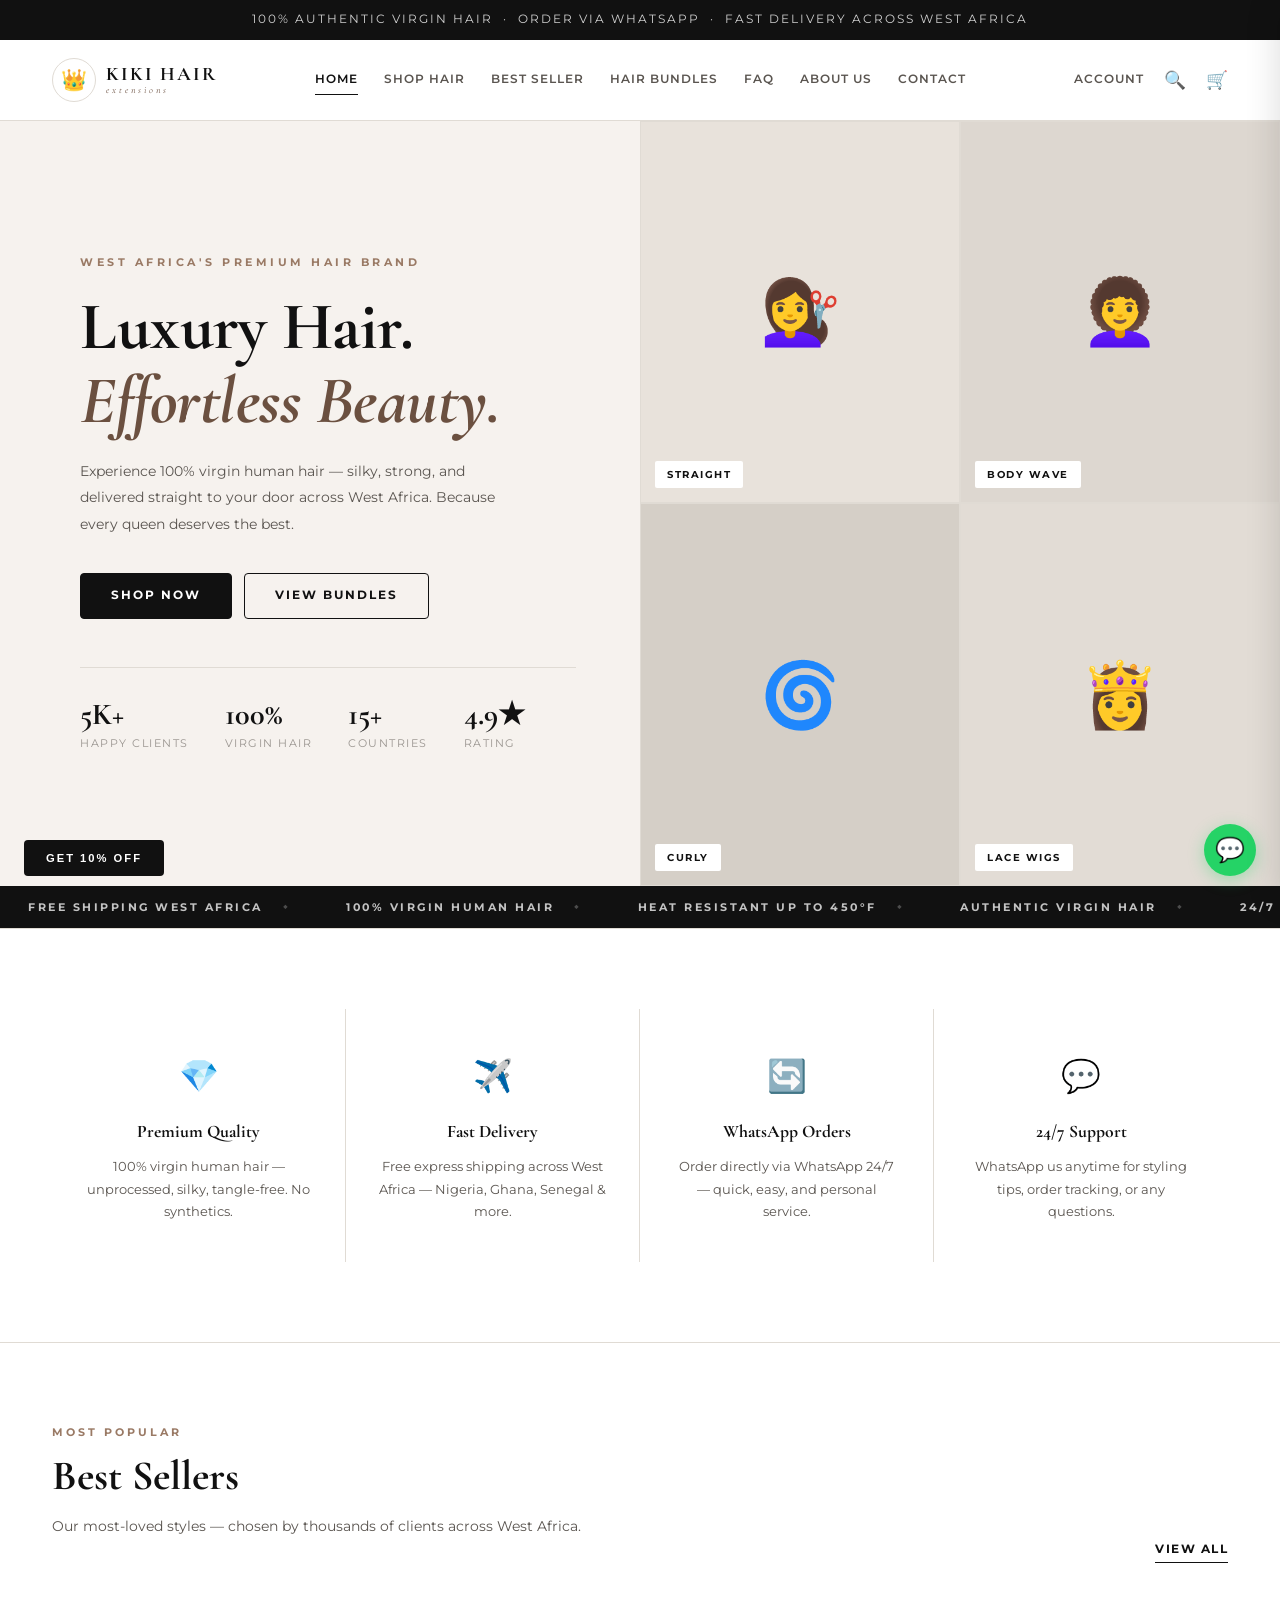
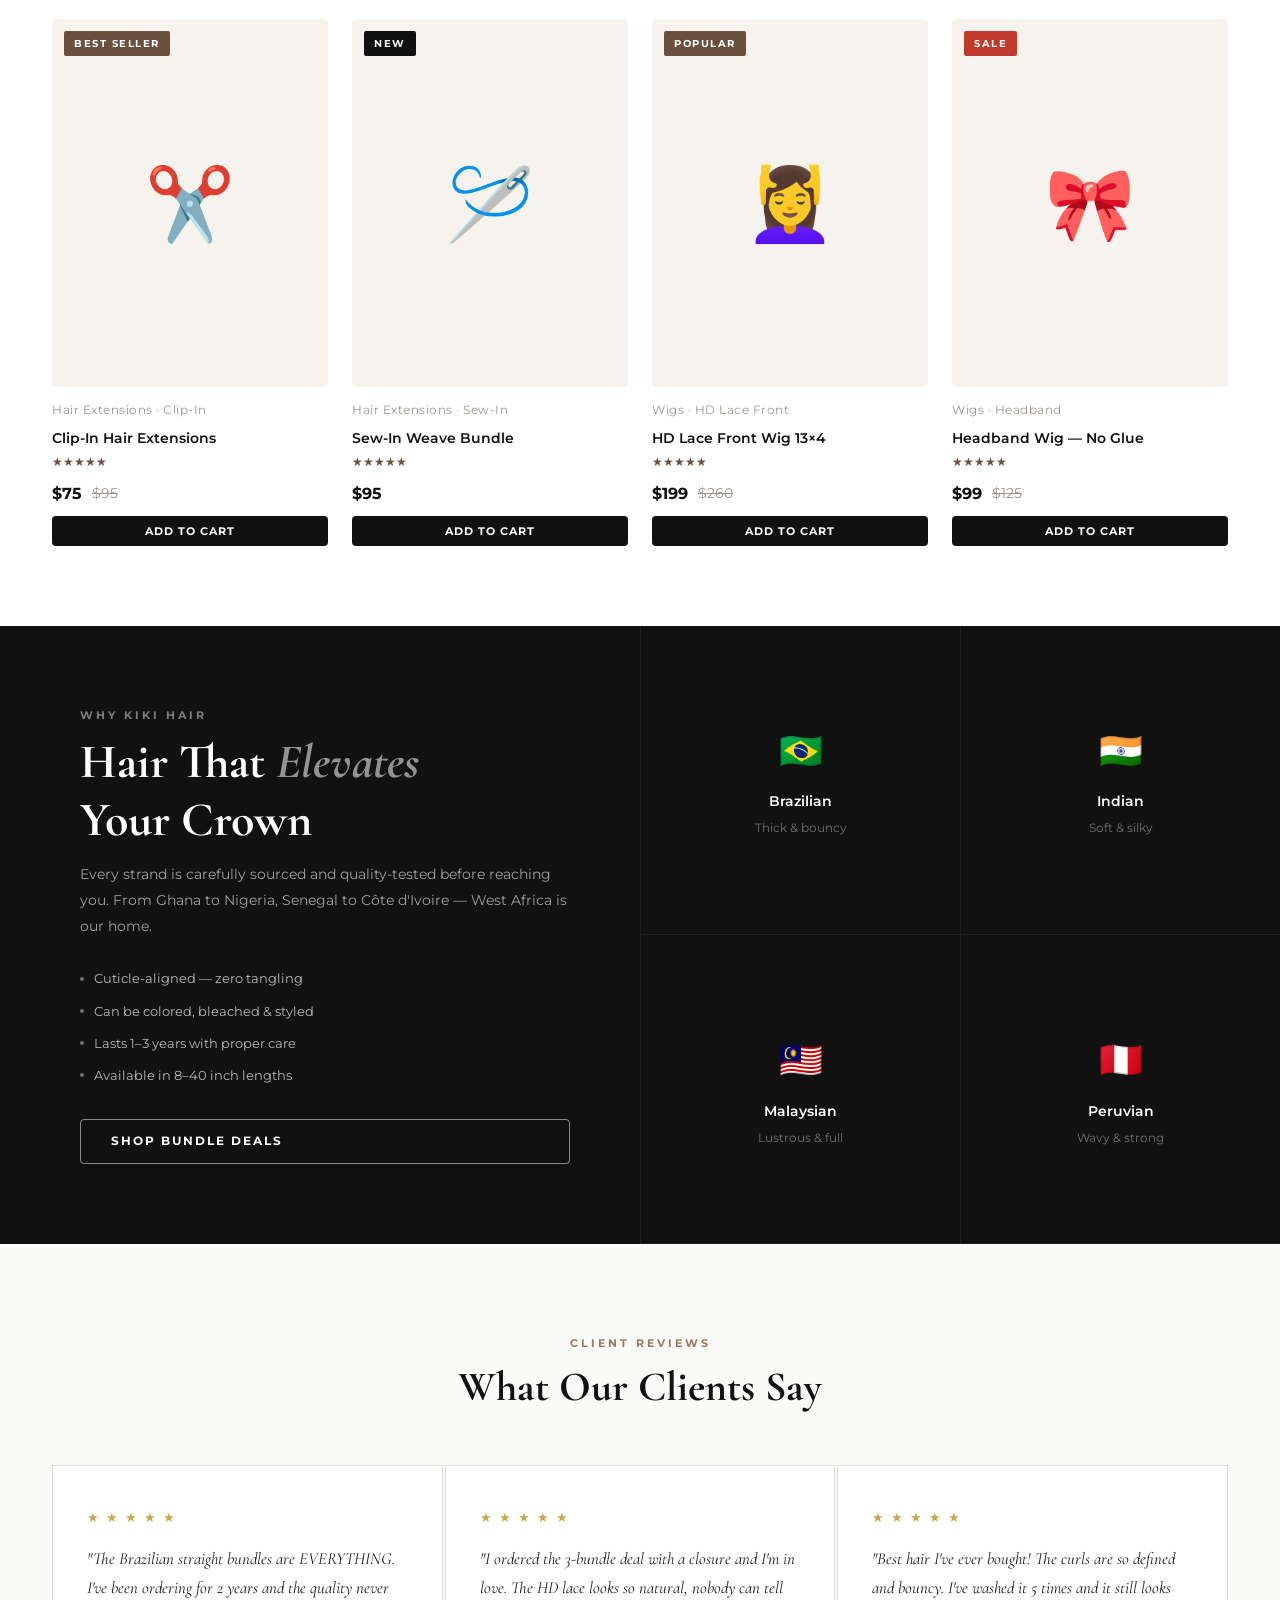
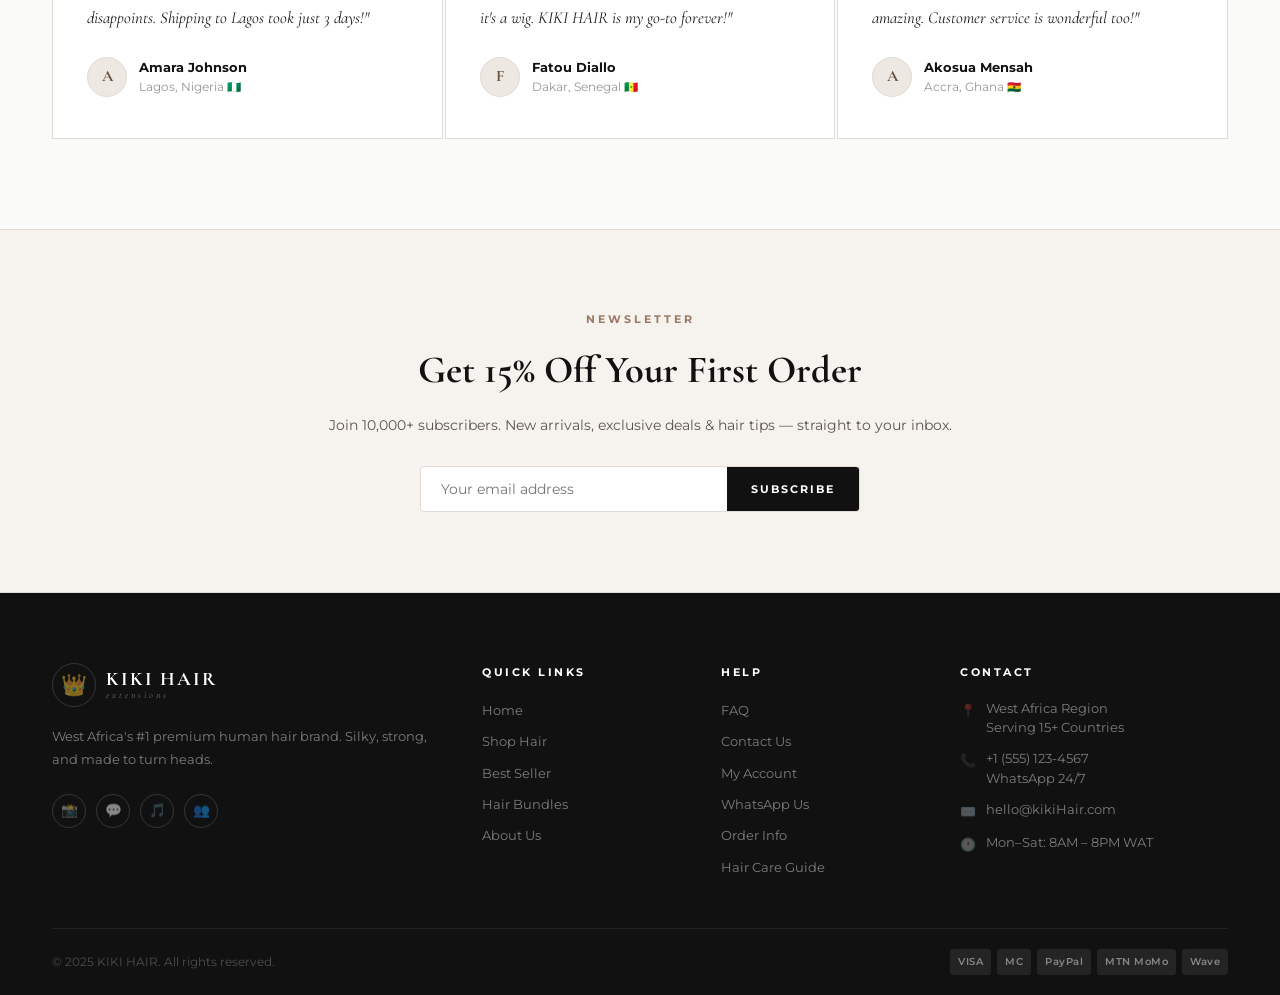
<file: index.html>
<!DOCTYPE html>
<html lang="en">
<head>
  <meta charset="UTF-8" />
  <meta name="viewport" content="width=device-width, initial-scale=1.0" />
  <title>KIKI HAIR — Premium Human Hair | West Africa's Premium Hair Brand</title>
  <meta name="description" content="KIKI HAIR — Premium 100% human hair bundles, wigs & extensions. Fast delivery across West Africa." />
  <link rel="preconnect" href="https://fonts.googleapis.com" />
  <link href="https://fonts.googleapis.com/css2?family=Cormorant+Garamond:ital,wght@0,400;0,600;0,700;0,800;1,400;1,600&family=Montserrat:wght@300;400;500;600;700;800&display=swap" rel="stylesheet" />
  <link rel="stylesheet" href="css/style.css" />
</head>
<body>

<!-- TOP BAR -->
<div class="top-bar">100% Authentic Virgin Hair &nbsp;·&nbsp; Order via WhatsApp &nbsp;·&nbsp; Fast Delivery Across West Africa</div>

<!-- NAVBAR -->
<nav class="navbar">
  <div class="container">
    <div class="nav-inner">
      <a href="index.html" class="logo">
        <div class="logo-icon">👑</div>
        <div class="logo-text">
          <span class="logo-brand">KIKI HAIR</span>
          <span class="logo-sub">extensions</span>
        </div>
      </a>
      <ul class="nav-links">
        <li><a href="index.html" class="active">Home</a></li>
        <li><a href="shop.html">Shop Hair</a></li>
        <li><a href="best-seller.html">Best Seller</a></li>
        <li><a href="hair-bundles.html">Hair Bundles</a></li>
        <li><a href="faq.html">FAQ</a></li>
        <li><a href="about.html">About Us</a></li>
        <li><a href="contact.html">Contact</a></li>
      </ul>
      <div class="nav-actions">
        <a href="account.html" class="nav-account">Account</a>
        <div class="nav-icon" title="Search">🔍</div>
        <div class="nav-icon" id="cartIcon" title="Cart" style="cursor:pointer">
          🛒<span class="cart-badge" style="display:none">0</span>
        </div>
        <div class="hamburger" id="hamburgerBtn"><span></span><span></span><span></span></div>
      </div>
    </div>
  </div>
</nav>

<!-- MOBILE MENU -->
<div class="mobile-overlay" id="mobileOverlay"></div>
<div class="mobile-menu" id="mobileMenu">
  <div class="mobile-menu-close" id="mobileMenuClose">✕</div>
  <a href="index.html">Home</a>
  <a href="shop.html">Shop Hair</a>
  <a href="best-seller.html">Best Seller</a>
  <a href="hair-bundles.html">Hair Bundles</a>
  <a href="faq.html">FAQ</a>
  <a href="about.html">About Us</a>
  <a href="contact.html">Contact</a>
  <a href="account.html">Account</a>
</div>

<!-- CART SIDEBAR -->
<div class="cart-overlay" id="cartOverlay"></div>
<div class="cart-sidebar" id="cartSidebar">
  <div class="cart-header">
    <h3>Shopping Cart</h3>
    <div class="cart-close" id="cartCloseBtn">✕</div>
  </div>
  <div class="cart-items" id="cartItems">
    <div class="cart-empty"><div class="cart-empty-icon">🛒</div><p>Your cart is empty</p></div>
  </div>
  <div class="cart-footer">
    <div class="cart-subtotal"><span>Subtotal</span><span id="cartTotal">$0</span></div>
    <button class="btn btn-dark" style="width:100%;border-radius:4px;padding:14px;" id="checkoutBtn">Checkout</button>
    <p class="cart-note">Delivered across West Africa 🌍</p>
  </div>
</div>

<!-- HERO -->
<section class="hero">
  <div class="hero-content">
    <span class="hero-label">West Africa's Premium Hair Brand</span>
    <h1>Luxury Hair.<br><em>Effortless Beauty.</em></h1>
    <p class="hero-desc">Experience 100% virgin human hair — silky, strong, and delivered straight to your door across West Africa. Because every queen deserves the best.</p>
    <div class="hero-btns">
      <a href="shop.html" class="btn btn-dark">Shop Now</a>
      <a href="hair-bundles.html" class="btn btn-outline">View Bundles</a>
    </div>
    <div class="hero-stats">
      <div class="stat-item">
        <div class="stat-number">5K+</div>
        <div class="stat-label">Happy Clients</div>
      </div>
      <div class="stat-item">
        <div class="stat-number">100%</div>
        <div class="stat-label">Virgin Hair</div>
      </div>
      <div class="stat-item">
        <div class="stat-number">15+</div>
        <div class="stat-label">Countries</div>
      </div>
      <div class="stat-item">
        <div class="stat-number">4.9★</div>
        <div class="stat-label">Rating</div>
      </div>
    </div>
  </div>
  <div class="hero-visual">
    <div class="hero-visual-grid">
      <div class="hero-img-cell">💇‍♀️<span class="hero-img-label">Straight</span></div>
      <div class="hero-img-cell">👩‍🦱<span class="hero-img-label">Body Wave</span></div>
      <div class="hero-img-cell">🌀<span class="hero-img-label">Curly</span></div>
      <div class="hero-img-cell">👸<span class="hero-img-label">Lace Wigs</span></div>
    </div>
  </div>
</section>

<!-- MARQUEE -->
<div class="marquee-section">
  <div class="marquee-track">
    <span class="marquee-item">Free Shipping West Africa <span class="marquee-sep">◆</span></span>
    <span class="marquee-item">100% Virgin Human Hair <span class="marquee-sep">◆</span></span>
    <span class="marquee-item">Heat Resistant up to 450°F <span class="marquee-sep">◆</span></span>
    <span class="marquee-item">Authentic Virgin Hair <span class="marquee-sep">◆</span></span>
    <span class="marquee-item">24/7 WhatsApp Support <span class="marquee-sep">◆</span></span>
    <span class="marquee-item">Same-Day Dispatch <span class="marquee-sep">◆</span></span>
    <span class="marquee-item">Free Shipping West Africa <span class="marquee-sep">◆</span></span>
    <span class="marquee-item">100% Virgin Human Hair <span class="marquee-sep">◆</span></span>
    <span class="marquee-item">Heat Resistant up to 450°F <span class="marquee-sep">◆</span></span>
    <span class="marquee-item">Authentic Virgin Hair <span class="marquee-sep">◆</span></span>
    <span class="marquee-item">24/7 WhatsApp Support <span class="marquee-sep">◆</span></span>
    <span class="marquee-item">Same-Day Dispatch <span class="marquee-sep">◆</span></span>
  </div>
</div>

<!-- WHY US -->
<section class="features">
  <div class="container">
    <div class="features-grid">
      <div class="feature-card">
        <div class="feature-icon">💎</div>
        <h3>Premium Quality</h3>
        <p>100% virgin human hair — unprocessed, silky, tangle-free. No synthetics.</p>
      </div>
      <div class="feature-card">
        <div class="feature-icon">✈️</div>
        <h3>Fast Delivery</h3>
        <p>Free express shipping across West Africa — Nigeria, Ghana, Senegal & more.</p>
      </div>
      <div class="feature-card">
        <div class="feature-icon">🔄</div>
        <h3>WhatsApp Orders</h3>
        <p>Order directly via WhatsApp 24/7 — quick, easy, and personal service.</p>
      </div>
      <div class="feature-card">
        <div class="feature-icon">💬</div>
        <h3>24/7 Support</h3>
        <p>WhatsApp us anytime for styling tips, order tracking, or any questions.</p>
      </div>
    </div>
  </div>
</section>

<!-- BEST SELLERS -->
<section class="products-section">
  <div class="container">
    <div class="section-header">
      <div class="section-header-left">
        <span class="section-label">Most Popular</span>
        <div class="section-title">Best Sellers</div>
        <p class="section-desc">Our most-loved styles — chosen by thousands of clients across West Africa.</p>
      </div>
      <a href="best-seller.html" class="view-all-link">View All</a>
    </div>
    <div class="products-grid products-grid-4">

      <div class="product-card" data-category="extensions">
        <div class="product-img-wrap">
          <div class="product-img-placeholder">✂️</div>
          <div class="product-badge-wrap"><span class="badge badge-hot">Best Seller</span></div>
          <div class="product-overlay"><button onclick="addToCart('Clip-In Hair Extensions','75','✂️','16 inch')">Add to Cart</button></div>
        </div>
        <div class="product-info">
          <div class="product-category">Hair Extensions · Clip-In</div>
          <div class="product-name">Clip-In Hair Extensions</div>
          <div class="product-stars">★★★★★</div>
          <div class="product-price-row">
            <span class="product-price">$75</span>
            <span class="old-price">$95</span>
          </div>
          <button class="add-cart-btn" onclick="addToCart('Clip-In Hair Extensions','75','✂️','16 inch')">Add to Cart</button>
        </div>
      </div>

      <div class="product-card" data-category="extensions">
        <div class="product-img-wrap">
          <div class="product-img-placeholder">🪡</div>
          <div class="product-badge-wrap"><span class="badge badge-new">New</span></div>
          <div class="product-overlay"><button onclick="addToCart('Sew-In Weave Bundle','95','🪡','18 inch')">Add to Cart</button></div>
        </div>
        <div class="product-info">
          <div class="product-category">Hair Extensions · Sew-In</div>
          <div class="product-name">Sew-In Weave Bundle</div>
          <div class="product-stars">★★★★★</div>
          <div class="product-price-row"><span class="product-price">$95</span></div>
          <button class="add-cart-btn" onclick="addToCart('Sew-In Weave Bundle','95','🪡','18 inch')">Add to Cart</button>
        </div>
      </div>

      <div class="product-card" data-category="wigs">
        <div class="product-img-wrap">
          <div class="product-img-placeholder">💆‍♀️</div>
          <div class="product-badge-wrap"><span class="badge badge-hot">Popular</span></div>
          <div class="product-overlay"><button onclick="addToCart('HD Lace Front Wig','199','💆‍♀️','22 inch')">Add to Cart</button></div>
        </div>
        <div class="product-info">
          <div class="product-category">Wigs · HD Lace Front</div>
          <div class="product-name">HD Lace Front Wig 13×4</div>
          <div class="product-stars">★★★★★</div>
          <div class="product-price-row">
            <span class="product-price">$199</span>
            <span class="old-price">$260</span>
          </div>
          <button class="add-cart-btn" onclick="addToCart('HD Lace Front Wig','199','💆‍♀️','22 inch')">Add to Cart</button>
        </div>
      </div>

      <div class="product-card" data-category="wigs">
        <div class="product-img-wrap">
          <div class="product-img-placeholder">🎀</div>
          <div class="product-badge-wrap"><span class="badge badge-sale">Sale</span></div>
          <div class="product-overlay"><button onclick="addToCart('Headband Wig','99','🎀','18 inch')">Add to Cart</button></div>
        </div>
        <div class="product-info">
          <div class="product-category">Wigs · Headband</div>
          <div class="product-name">Headband Wig — No Glue</div>
          <div class="product-stars">★★★★★</div>
          <div class="product-price-row">
            <span class="product-price">$99</span>
            <span class="old-price">$125</span>
          </div>
          <button class="add-cart-btn" onclick="addToCart('Headband Wig','99','🎀','18 inch')">Add to Cart</button>
        </div>
      </div>

    </div>
  </div>
</section>

<!-- BANNER -->
<section class="banner-section">
  <div class="banner-content">
    <span class="section-label">Why KIKI HAIR</span>
    <div class="section-title">Hair That <em>Elevates</em><br>Your Crown</div>
    <p>Every strand is carefully sourced and quality-tested before reaching you. From Ghana to Nigeria, Senegal to Côte d'Ivoire — West Africa is our home.</p>
    <div class="banner-features">
      <div class="banner-feature"><div class="banner-feature-dot"></div><span>Cuticle-aligned — zero tangling</span></div>
      <div class="banner-feature"><div class="banner-feature-dot"></div><span>Can be colored, bleached & styled</span></div>
      <div class="banner-feature"><div class="banner-feature-dot"></div><span>Lasts 1–3 years with proper care</span></div>
      <div class="banner-feature"><div class="banner-feature-dot"></div><span>Available in 8–40 inch lengths</span></div>
    </div>
    <a href="hair-bundles.html" class="btn btn-outline-light">Shop Bundle Deals</a>
  </div>
  <div class="banner-visual">
    <div class="banner-cell"><div class="banner-cell-icon">🇧🇷</div><h4>Brazilian</h4><p>Thick & bouncy</p></div>
    <div class="banner-cell"><div class="banner-cell-icon">🇮🇳</div><h4>Indian</h4><p>Soft & silky</p></div>
    <div class="banner-cell"><div class="banner-cell-icon">🇲🇾</div><h4>Malaysian</h4><p>Lustrous & full</p></div>
    <div class="banner-cell"><div class="banner-cell-icon">🇵🇪</div><h4>Peruvian</h4><p>Wavy & strong</p></div>
  </div>
</section>

<!-- TESTIMONIALS -->
<section class="testimonials">
  <div class="container">
    <div style="text-align:center; margin-bottom: 0;">
      <span class="section-label" style="display:block;text-align:center;">Client Reviews</span>
      <div class="section-title" style="text-align:center;">What Our Clients Say</div>
    </div>
    <div class="testimonials-grid">
      <div class="testimonial-card">
        <div class="testimonial-stars">★ ★ ★ ★ ★</div>
        <div class="testimonial-text">"The Brazilian straight bundles are EVERYTHING. I've been ordering for 2 years and the quality never disappoints. Shipping to Lagos took just 3 days!"</div>
        <div class="testimonial-author">
          <div class="author-avatar">A</div>
          <div><div class="author-name">Amara Johnson</div><div class="author-location">Lagos, Nigeria 🇳🇬</div></div>
        </div>
      </div>
      <div class="testimonial-card">
        <div class="testimonial-stars">★ ★ ★ ★ ★</div>
        <div class="testimonial-text">"I ordered the 3-bundle deal with a closure and I'm in love. The HD lace looks so natural, nobody can tell it's a wig. KIKI HAIR is my go-to forever!"</div>
        <div class="testimonial-author">
          <div class="author-avatar">F</div>
          <div><div class="author-name">Fatou Diallo</div><div class="author-location">Dakar, Senegal 🇸🇳</div></div>
        </div>
      </div>
      <div class="testimonial-card">
        <div class="testimonial-stars">★ ★ ★ ★ ★</div>
        <div class="testimonial-text">"Best hair I've ever bought! The curls are so defined and bouncy. I've washed it 5 times and it still looks amazing. Customer service is wonderful too!"</div>
        <div class="testimonial-author">
          <div class="author-avatar">A</div>
          <div><div class="author-name">Akosua Mensah</div><div class="author-location">Accra, Ghana 🇬🇭</div></div>
        </div>
      </div>
    </div>
  </div>
</section>

<!-- NEWSLETTER -->
<section class="newsletter">
  <div class="container">
    <span class="section-label" style="display:block;text-align:center;">Newsletter</span>
    <h2>Get 15% Off Your First Order</h2>
    <p>Join 10,000+ subscribers. New arrivals, exclusive deals & hair tips — straight to your inbox.</p>
    <form class="newsletter-form" onsubmit="(function(f){showToast('✓ Subscribed! Welcome to the KIKI HAIR family.');f.reset();return false;})(this);return false;">
      <input type="email" placeholder="Your email address" required />
      <button type="submit">Subscribe</button>
    </form>
  </div>
</section>

<!-- FOOTER -->
<footer>
  <div class="container">
    <div class="footer-grid">
      <div class="footer-brand">
        <div class="logo" style="margin-bottom:0;">
          <div class="logo-icon" style="border-color:rgba(255,255,255,0.15);color:rgba(255,255,255,0.5);">👑</div>
          <div class="logo-text">
            <span class="logo-brand">KIKI HAIR</span>
            <span class="logo-sub">extensions</span>
          </div>
        </div>
        <p>West Africa's #1 premium human hair brand. Silky, strong, and made to turn heads.</p>
        <div class="social-links">
          <a href="#" class="social-link">📸</a>
          <a href="#" class="social-link">💬</a>
          <a href="#" class="social-link">🎵</a>
          <a href="#" class="social-link">👥</a>
        </div>
      </div>
      <div class="footer-col">
        <h4>Quick Links</h4>
        <div class="footer-links">
          <a href="index.html">Home</a>
          <a href="shop.html">Shop Hair</a>
          <a href="best-seller.html">Best Seller</a>
          <a href="hair-bundles.html">Hair Bundles</a>
          <a href="about.html">About Us</a>
        </div>
      </div>
      <div class="footer-col">
        <h4>Help</h4>
        <div class="footer-links">
          <a href="faq.html">FAQ</a>
          <a href="contact.html">Contact Us</a>
          <a href="account.html">My Account</a>
          <a href="contact.html">WhatsApp Us</a>
          <a href="faq.html">Order Info</a>
          <a href="#">Hair Care Guide</a>
        </div>
      </div>
      <div class="footer-col">
        <h4>Contact</h4>
        <div class="footer-contact-item"><span class="footer-contact-icon">📍</span><span>West Africa Region<br>Serving 15+ Countries</span></div>
        <div class="footer-contact-item"><span class="footer-contact-icon">📞</span><span>+1 (555) 123-4567<br>WhatsApp 24/7</span></div>
        <div class="footer-contact-item"><span class="footer-contact-icon">✉️</span><span>hello@kikiHair.com</span></div>
        <div class="footer-contact-item"><span class="footer-contact-icon">🕐</span><span>Mon–Sat: 8AM – 8PM WAT</span></div>
      </div>
    </div>
  </div>
  <div class="container">
    <div class="footer-bottom">
      <p>© 2025 KIKI HAIR. All rights reserved.</p>
      <div class="payment-icons">
        <span class="payment-icon">VISA</span>
        <span class="payment-icon">MC</span>
        <span class="payment-icon">PayPal</span>
        <span class="payment-icon">MTN MoMo</span>
        <span class="payment-icon">Wave</span>
      </div>
    </div>
  </div>
</footer>

<!-- PROMO STICKY -->
<button class="promo-sticky" onclick="document.querySelector('.newsletter').scrollIntoView({behavior:'smooth'})">Get 10% Off</button>

<!-- WHATSAPP -->
<a href="https://wa.me/15551234567" class="whatsapp-float" target="_blank" title="Chat on WhatsApp">💬</a>

<div id="toast" class="toast"></div>
<script src="js/main.js"></script>
</body>
</html>
</file>
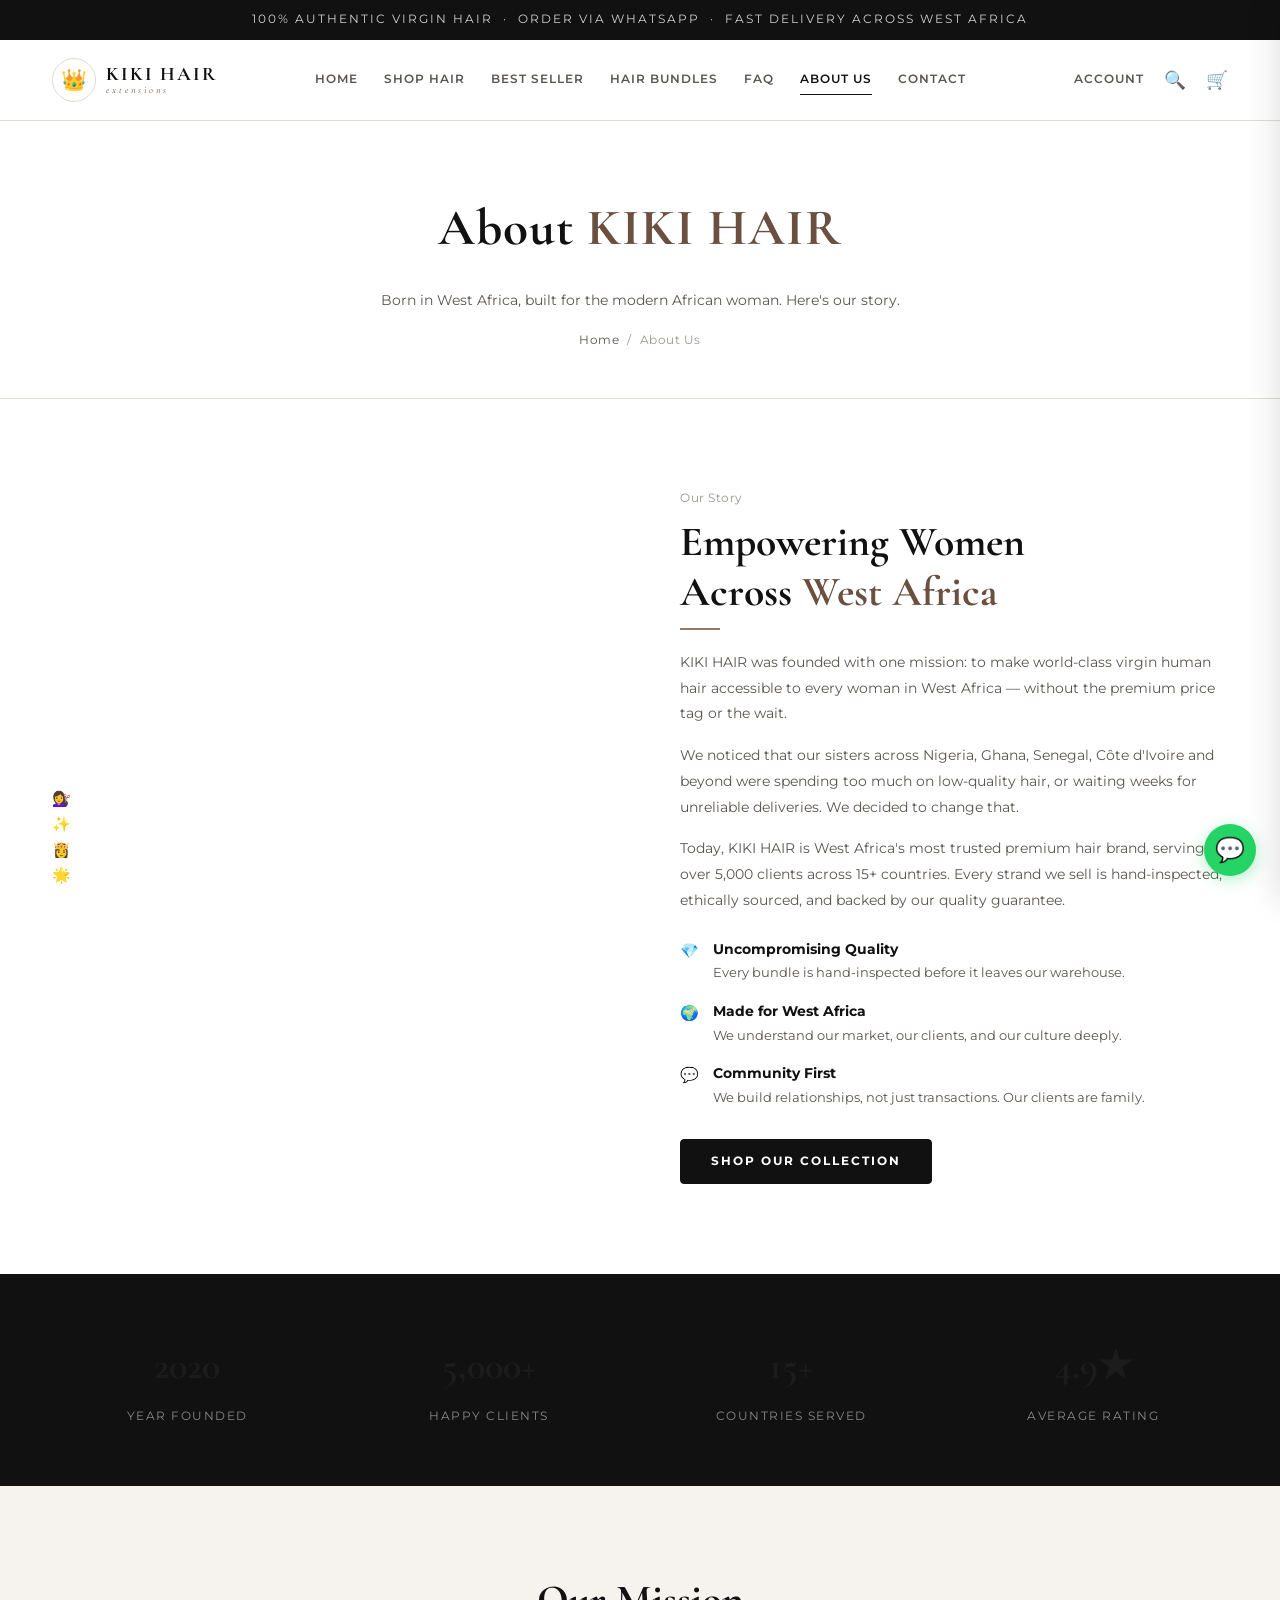
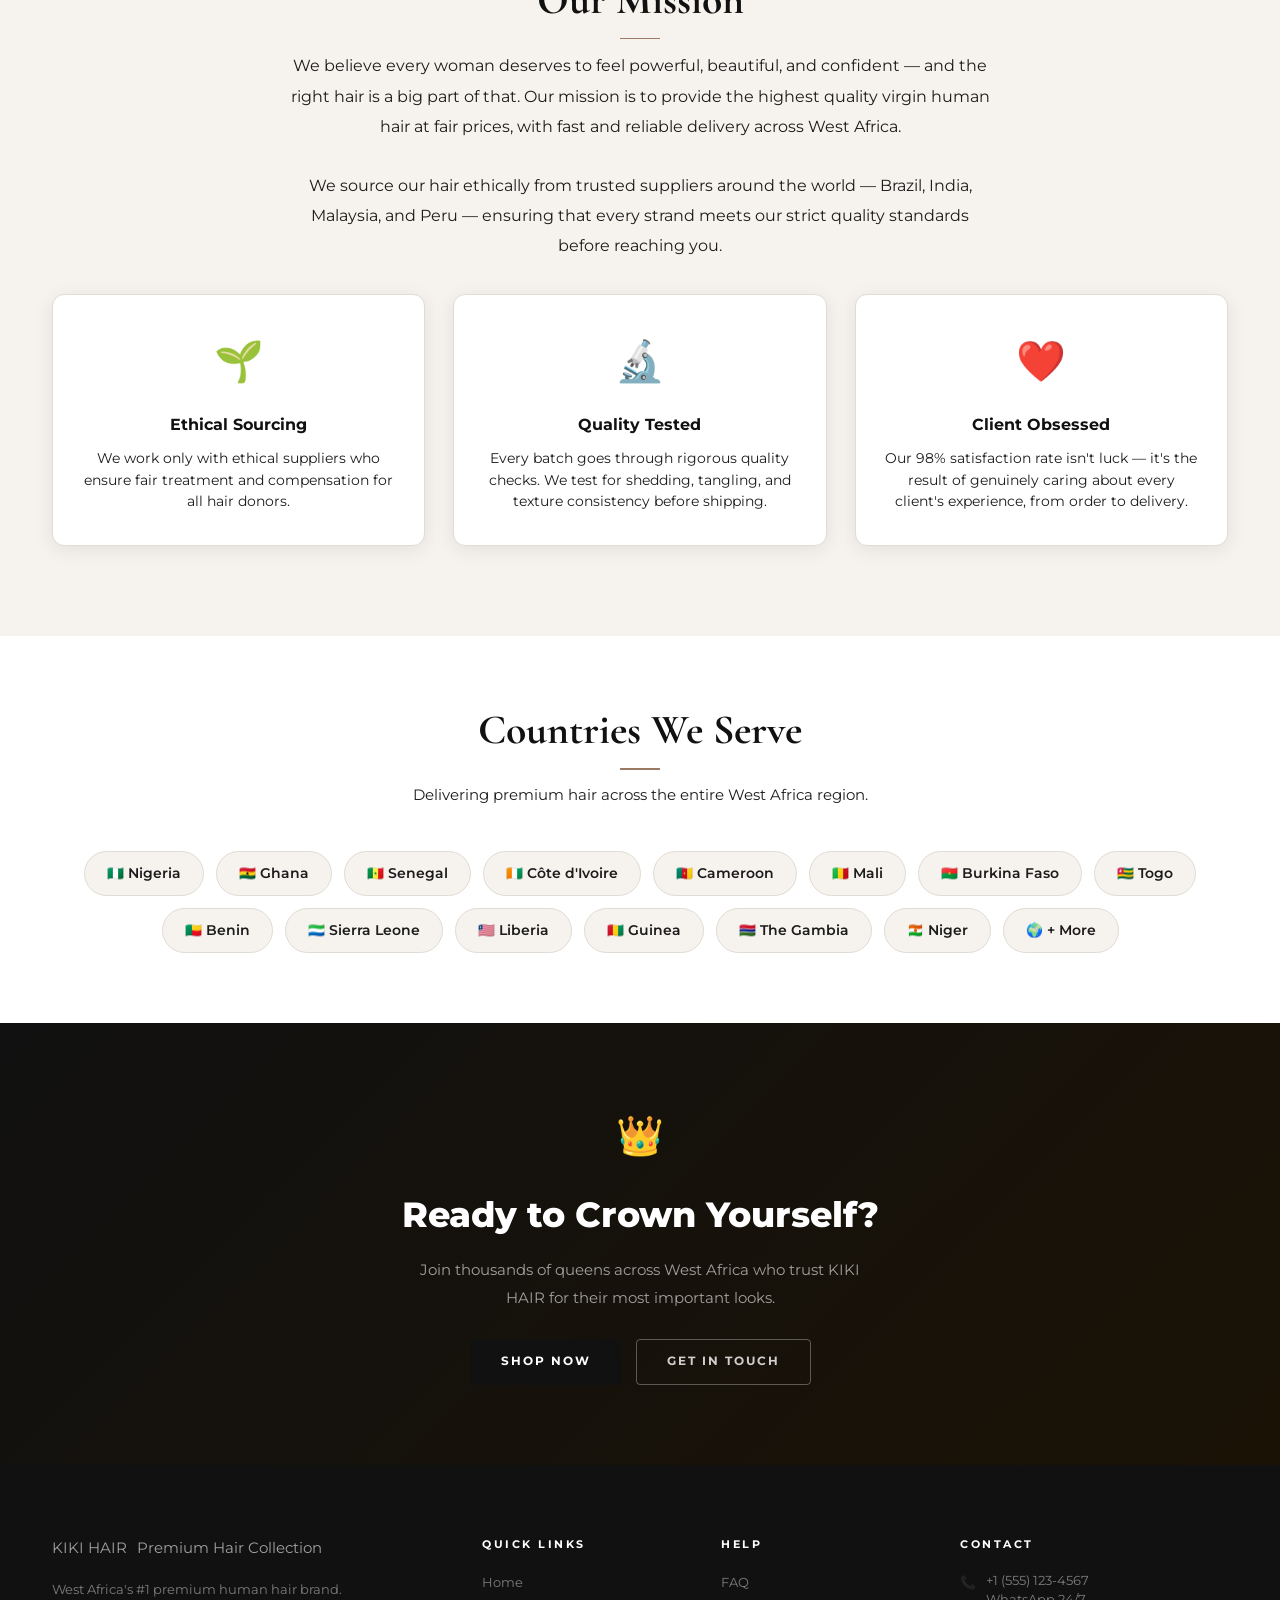
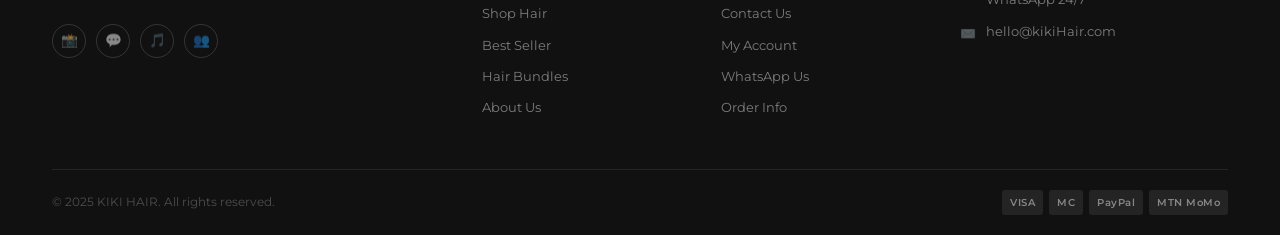
<file: about.html>
<!DOCTYPE html>
<html lang="en">
<head>
  <meta charset="UTF-8" />
  <meta name="viewport" content="width=device-width, initial-scale=1.0" />
  <title>About Us — KIKI HAIR</title>
  <link rel="preconnect" href="https://fonts.googleapis.com" />
  <link href="https://fonts.googleapis.com/css2?family=Cormorant+Garamond:ital,wght@0,400;0,600;0,700;0,800;1,400;1,600&family=Montserrat:wght@300;400;500;600;700;800&display=swap" rel="stylesheet" />
  <link rel="stylesheet" href="css/style.css" />
</head>
<body>

<div class="top-bar">100% Authentic Virgin Hair &nbsp;·&nbsp; Order via WhatsApp &nbsp;·&nbsp; Fast Delivery Across West Africa</div>

<nav class="navbar">
  <div class="container">
    <div class="nav-inner">
      <a href="index.html" class="logo">
        <div class="logo-icon">👑</div>
        <div class="logo-text">
          <span class="logo-brand">KIKI HAIR</span>
          <span class="logo-sub">extensions</span>
        </div>
      </a>
      <ul class="nav-links">
        <li><a href="index.html">Home</a></li>
        <li><a href="shop.html">Shop Hair</a></li>
        <li><a href="best-seller.html">Best Seller</a></li>
        <li><a href="hair-bundles.html">Hair Bundles</a></li>
        <li><a href="faq.html">FAQ</a></li>
        <li><a href="about.html" class="active">About Us</a></li>
        <li><a href="contact.html">Contact</a></li></ul>
      <div class="nav-actions">
        <a href="account.html" class="nav-account">Account</a>
        <div class="nav-icon">🔍</div>
        <div class="nav-icon" id="cartIcon" style="cursor:pointer">🛒<span class="cart-badge" style="display:none">0</span></div>
        <div class="hamburger" id="hamburgerBtn"><span></span><span></span><span></span></div>
      </div>
    </div>
  </div>
</nav>

<div class="mobile-overlay" id="mobileOverlay"></div>
<div class="mobile-menu" id="mobileMenu">
  <div class="mobile-menu-close" id="mobileMenuClose">✕</div>
  <a href="index.html">Home</a><a href="shop.html">Shop Hair</a><a href="best-seller.html">Best Seller</a><a href="hair-bundles.html">Hair Bundles</a><a href="faq.html">FAQ</a><a href="about.html">About Us</a><a href="contact.html">Contact</a><a href="account.html">My Account</a>
</div>

<div class="cart-overlay" id="cartOverlay"></div>
<div class="cart-sidebar" id="cartSidebar">
  <div class="cart-header"><h3>Shopping Cart</h3><div class="cart-close" id="cartCloseBtn">✕</div></div>
  <div class="cart-items" id="cartItems"></div>
  <div class="cart-footer">
    <div class="cart-subtotal"><span>Subtotal</span><span id="cartTotal">$0</span></div>
    <button class="btn btn-dark" style="width:100%;border-radius:4px;padding:14px;" id="checkoutBtn">Checkout Now</button>
    <p class="cart-note">Delivered across West Africa 🌍</p>
  </div>
</div>

<!-- PAGE HERO -->
<section class="page-hero">
  <div class="container">
    <div class="page-hero-content">
      <h1>About <span>KIKI HAIR</span></h1>
      <p>Born in West Africa, built for the modern African woman. Here's our story.</p>
      <div class="breadcrumb"><a href="index.html">Home</a> / <span>About Us</span></div>
    </div>
  </div>
</section>

<!-- ABOUT STORY -->
<section class="about-section">
  <div class="container">
    <div class="about-grid">
      <div class="about-visual">
        <div class="about-img-card">💇‍♀️</div>
        <div class="about-img-card">✨</div>
        <div class="about-img-card">👸</div>
        <div class="about-img-card">🌟</div>
      </div>
      <div class="about-content">
        <div class="product-category" style="margin-bottom:10px;">Our Story</div>
        <h2>Empowering Women<br>Across <span>West Africa</span></h2>
        <div class="divider"></div>
        <p>KIKI HAIR was founded with one mission: to make world-class virgin human hair accessible to every woman in West Africa — without the premium price tag or the wait.</p>
        <p>We noticed that our sisters across Nigeria, Ghana, Senegal, Côte d'Ivoire and beyond were spending too much on low-quality hair, or waiting weeks for unreliable deliveries. We decided to change that.</p>
        <p>Today, KIKI HAIR is West Africa's most trusted premium hair brand, serving over 5,000 clients across 15+ countries. Every strand we sell is hand-inspected, ethically sourced, and backed by our quality guarantee.</p>
        <div class="about-values">
          <div class="about-value">
            <div class="value-icon">💎</div>
            <div class="value-text">
              <h4>Uncompromising Quality</h4>
              <p>Every bundle is hand-inspected before it leaves our warehouse.</p>
            </div>
          </div>
          <div class="about-value">
            <div class="value-icon">🌍</div>
            <div class="value-text">
              <h4>Made for West Africa</h4>
              <p>We understand our market, our clients, and our culture deeply.</p>
            </div>
          </div>
          <div class="about-value">
            <div class="value-icon">💬</div>
            <div class="value-text">
              <h4>Community First</h4>
              <p>We build relationships, not just transactions. Our clients are family.</p>
            </div>
          </div>
        </div>
        <a href="shop.html" class="btn btn-gold">Shop Our Collection</a>
      </div>
    </div>
  </div>
</section>

<!-- STATS BANNER -->
<div style="background:var(--black);padding:60px 0;">
  <div class="container">
    <div style="display:grid;grid-template-columns:repeat(4,1fr);gap:32px;text-align:center;">
      <div>
        <div style="font-size:2.4rem;font-weight:800;color:var(--gold);font-family:'Cormorant Garamond',serif;">2020</div>
        <div style="font-family:'Montserrat',sans-serif;font-size:0.75rem;text-transform:uppercase;letter-spacing:1.5px;color:rgba(255,255,255,0.5);margin-top:6px;">Year Founded</div>
      </div>
      <div>
        <div style="font-size:2.4rem;font-weight:800;color:var(--gold);font-family:'Cormorant Garamond',serif;">5,000+</div>
        <div style="font-family:'Montserrat',sans-serif;font-size:0.75rem;text-transform:uppercase;letter-spacing:1.5px;color:rgba(255,255,255,0.5);margin-top:6px;">Happy Clients</div>
      </div>
      <div>
        <div style="font-size:2.4rem;font-weight:800;color:var(--gold);font-family:'Cormorant Garamond',serif;">15+</div>
        <div style="font-family:'Montserrat',sans-serif;font-size:0.75rem;text-transform:uppercase;letter-spacing:1.5px;color:rgba(255,255,255,0.5);margin-top:6px;">Countries Served</div>
      </div>
      <div>
        <div style="font-size:2.4rem;font-weight:800;color:var(--gold);font-family:'Cormorant Garamond',serif;">4.9★</div>
        <div style="font-family:'Montserrat',sans-serif;font-size:0.75rem;text-transform:uppercase;letter-spacing:1.5px;color:rgba(255,255,255,0.5);margin-top:6px;">Average Rating</div>
      </div>
    </div>
  </div>
</div>

<!-- MISSION -->
<section style="padding:90px 0;background:var(--cream);">
  <div class="container">
    <div style="text-align:center;max-width:700px;margin:0 auto;">
      <div class="section-title">Our Mission</div>
      <div class="divider" style="margin:12px auto;"></div>
      <p style="font-family:'Montserrat',sans-serif;font-size:1rem;color:var(--mid-gray);line-height:1.9;margin-bottom:28px;">
        We believe every woman deserves to feel powerful, beautiful, and confident — and the right hair is a big part of that. Our mission is to provide the highest quality virgin human hair at fair prices, with fast and reliable delivery across West Africa.
      </p>
      <p style="font-family:'Montserrat',sans-serif;font-size:1rem;color:var(--mid-gray);line-height:1.9;margin-bottom:32px;">
        We source our hair ethically from trusted suppliers around the world — Brazil, India, Malaysia, and Peru — ensuring that every strand meets our strict quality standards before reaching you.
      </p>
    </div>

    <div style="display:grid;grid-template-columns:repeat(3,1fr);gap:28px;margin-top:20px;">
      <div style="background:var(--white);border:1px solid var(--border);border-radius:var(--radius-lg);padding:32px 28px;text-align:center;box-shadow:var(--shadow);">
        <div style="font-size:2.5rem;margin-bottom:16px;">🌱</div>
        <h3 style="font-family:'Montserrat',sans-serif;font-size:1rem;font-weight:700;color:var(--black);margin-bottom:10px;">Ethical Sourcing</h3>
        <p style="font-family:'Montserrat',sans-serif;font-size:0.85rem;color:var(--mid-gray);line-height:1.6;">We work only with ethical suppliers who ensure fair treatment and compensation for all hair donors.</p>
      </div>
      <div style="background:var(--white);border:1px solid var(--border);border-radius:var(--radius-lg);padding:32px 28px;text-align:center;box-shadow:var(--shadow);">
        <div style="font-size:2.5rem;margin-bottom:16px;">🔬</div>
        <h3 style="font-family:'Montserrat',sans-serif;font-size:1rem;font-weight:700;color:var(--black);margin-bottom:10px;">Quality Tested</h3>
        <p style="font-family:'Montserrat',sans-serif;font-size:0.85rem;color:var(--mid-gray);line-height:1.6;">Every batch goes through rigorous quality checks. We test for shedding, tangling, and texture consistency before shipping.</p>
      </div>
      <div style="background:var(--white);border:1px solid var(--border);border-radius:var(--radius-lg);padding:32px 28px;text-align:center;box-shadow:var(--shadow);">
        <div style="font-size:2.5rem;margin-bottom:16px;">❤️</div>
        <h3 style="font-family:'Montserrat',sans-serif;font-size:1rem;font-weight:700;color:var(--black);margin-bottom:10px;">Client Obsessed</h3>
        <p style="font-family:'Montserrat',sans-serif;font-size:0.85rem;color:var(--mid-gray);line-height:1.6;">Our 98% satisfaction rate isn't luck — it's the result of genuinely caring about every client's experience, from order to delivery.</p>
      </div>
    </div>
  </div>
</section>

<!-- COUNTRIES WE SERVE -->
<section style="padding:70px 0;">
  <div class="container">
    <div style="text-align:center;margin-bottom:44px;">
      <div class="section-title">Countries We Serve</div>
      <div class="divider" style="margin:12px auto;"></div>
      <p class="section-sub">Delivering premium hair across the entire West Africa region.</p>
    </div>
    <div style="display:flex;flex-wrap:wrap;justify-content:center;gap:12px;">
      <span style="background:var(--cream);border:1px solid var(--border);border-radius:30px;padding:10px 22px;font-family:'Montserrat',sans-serif;font-size:0.85rem;font-weight:600;">🇳🇬 Nigeria</span>
      <span style="background:var(--cream);border:1px solid var(--border);border-radius:30px;padding:10px 22px;font-family:'Montserrat',sans-serif;font-size:0.85rem;font-weight:600;">🇬🇭 Ghana</span>
      <span style="background:var(--cream);border:1px solid var(--border);border-radius:30px;padding:10px 22px;font-family:'Montserrat',sans-serif;font-size:0.85rem;font-weight:600;">🇸🇳 Senegal</span>
      <span style="background:var(--cream);border:1px solid var(--border);border-radius:30px;padding:10px 22px;font-family:'Montserrat',sans-serif;font-size:0.85rem;font-weight:600;">🇨🇮 Côte d'Ivoire</span>
      <span style="background:var(--cream);border:1px solid var(--border);border-radius:30px;padding:10px 22px;font-family:'Montserrat',sans-serif;font-size:0.85rem;font-weight:600;">🇨🇲 Cameroon</span>
      <span style="background:var(--cream);border:1px solid var(--border);border-radius:30px;padding:10px 22px;font-family:'Montserrat',sans-serif;font-size:0.85rem;font-weight:600;">🇲🇱 Mali</span>
      <span style="background:var(--cream);border:1px solid var(--border);border-radius:30px;padding:10px 22px;font-family:'Montserrat',sans-serif;font-size:0.85rem;font-weight:600;">🇧🇫 Burkina Faso</span>
      <span style="background:var(--cream);border:1px solid var(--border);border-radius:30px;padding:10px 22px;font-family:'Montserrat',sans-serif;font-size:0.85rem;font-weight:600;">🇹🇬 Togo</span>
      <span style="background:var(--cream);border:1px solid var(--border);border-radius:30px;padding:10px 22px;font-family:'Montserrat',sans-serif;font-size:0.85rem;font-weight:600;">🇧🇯 Benin</span>
      <span style="background:var(--cream);border:1px solid var(--border);border-radius:30px;padding:10px 22px;font-family:'Montserrat',sans-serif;font-size:0.85rem;font-weight:600;">🇸🇱 Sierra Leone</span>
      <span style="background:var(--cream);border:1px solid var(--border);border-radius:30px;padding:10px 22px;font-family:'Montserrat',sans-serif;font-size:0.85rem;font-weight:600;">🇱🇷 Liberia</span>
      <span style="background:var(--cream);border:1px solid var(--border);border-radius:30px;padding:10px 22px;font-family:'Montserrat',sans-serif;font-size:0.85rem;font-weight:600;">🇬🇳 Guinea</span>
      <span style="background:var(--cream);border:1px solid var(--border);border-radius:30px;padding:10px 22px;font-family:'Montserrat',sans-serif;font-size:0.85rem;font-weight:600;">🇬🇲 The Gambia</span>
      <span style="background:var(--cream);border:1px solid var(--border);border-radius:30px;padding:10px 22px;font-family:'Montserrat',sans-serif;font-size:0.85rem;font-weight:600;">🇳🇪 Niger</span>
      <span style="background:var(--cream);border:1px solid var(--border);border-radius:30px;padding:10px 22px;font-family:'Montserrat',sans-serif;font-size:0.85rem;font-weight:600;">🌍 + More</span>
    </div>
  </div>
</section>

<!-- CTA -->
<section style="padding:80px 0;background:linear-gradient(135deg,var(--black),#1a1205);text-align:center;">
  <div class="container">
    <div style="font-size:2.4rem;margin-bottom:16px;">👑</div>
    <h2 style="font-size:2.2rem;font-weight:800;color:var(--white);margin-bottom:12px;">Ready to Crown Yourself?</h2>
    <p style="font-family:'Montserrat',sans-serif;color:rgba(255,255,255,0.6);max-width:480px;margin:0 auto 28px;font-size:0.95rem;line-height:1.8;">Join thousands of queens across West Africa who trust KIKI HAIR for their most important looks.</p>
    <div style="display:flex;gap:14px;justify-content:center;flex-wrap:wrap;">
      <a href="shop.html" class="btn btn-gold">Shop Now</a>
      <a href="contact.html" class="btn btn-outline" style="color:rgba(255,255,255,0.8);border-color:rgba(255,255,255,0.3);">Get in Touch</a>
    </div>
  </div>
</section>

<footer>
  <div class="container">
    <div class="footer-grid">
      <div class="footer-brand">
        <div class="logo"><span class="logo-name">KIKI HAIR</span><span class="logo-tagline" style="color:var(--gold);">Premium Hair Collection</span></div>
        <p>West Africa's #1 premium human hair brand.</p>
        <div class="social-links"><a href="#" class="social-link">📸</a><a href="#" class="social-link">💬</a><a href="#" class="social-link">🎵</a><a href="#" class="social-link">👥</a></div>
      </div>
      <div class="footer-col"><h4>Quick Links</h4><div class="footer-links"><a href="index.html">Home</a><a href="shop.html">Shop Hair</a><a href="best-seller.html">Best Seller</a><a href="hair-bundles.html">Hair Bundles</a><a href="about.html">About Us</a></div></div>
      <div class="footer-col"><h4>Help</h4><div class="footer-links"><a href="faq.html">FAQ</a><a href="contact.html">Contact Us</a><a href="account.html">My Account</a><a href="contact.html">WhatsApp Us</a><a href="faq.html">Order Info</a></div></div>
      <div class="footer-col"><h4>Contact</h4>
        <div class="footer-contact-item"><span class="footer-contact-icon">📞</span><span>+1 (555) 123-4567<br>WhatsApp 24/7</span></div>
        <div class="footer-contact-item"><span class="footer-contact-icon">✉️</span><span>hello@kikiHair.com</span></div>
      </div>
    </div>
  </div>
  <div class="container"><div class="footer-bottom"><p>© 2025 KIKI HAIR. All rights reserved.</p><div class="payment-icons"><span class="payment-icon">VISA</span><span class="payment-icon">MC</span><span class="payment-icon">PayPal</span><span class="payment-icon">MTN MoMo</span></div></div></div>
</footer>

<a href="https://wa.me/15551234567" class="whatsapp-float" target="_blank">💬</a>
<div id="toast" class="toast"></div>
<script src="js/main.js"></script>
</body>
</html>
</file>
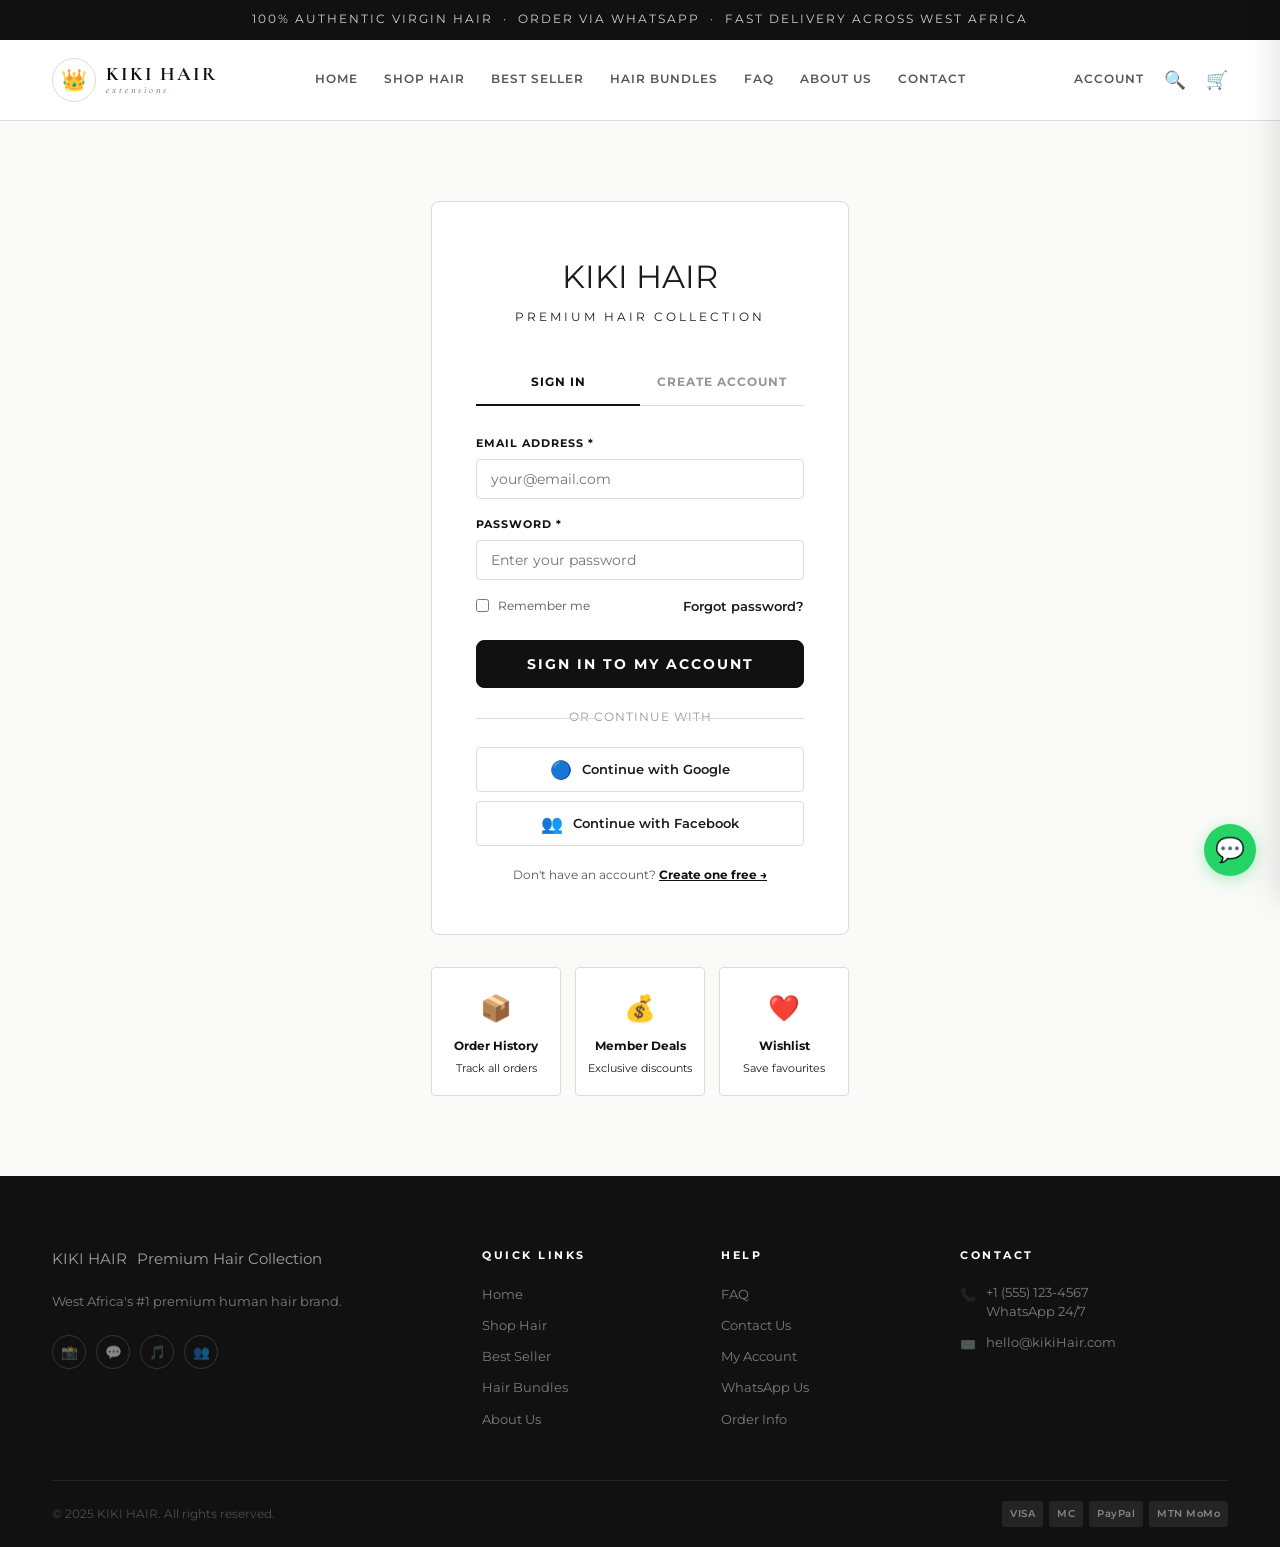
<file: account.html>
<!DOCTYPE html>
<html lang="en">
<head>
  <meta charset="UTF-8" />
  <meta name="viewport" content="width=device-width, initial-scale=1.0" />
  <title>My Account — KIKI HAIR</title>
  <link rel="preconnect" href="https://fonts.googleapis.com" />
  <link href="https://fonts.googleapis.com/css2?family=Cormorant+Garamond:ital,wght@0,400;0,600;0,700;0,800;1,400;1,600&family=Montserrat:wght@300;400;500;600;700;800&display=swap" rel="stylesheet" />
  <link rel="stylesheet" href="css/style.css" />
</head>
<body>

<div class="top-bar">100% Authentic Virgin Hair &nbsp;·&nbsp; Order via WhatsApp &nbsp;·&nbsp; Fast Delivery Across West Africa</div>

<nav class="navbar">
  <div class="container">
    <div class="nav-inner">
      <a href="index.html" class="logo">
        <div class="logo-icon">👑</div>
        <div class="logo-text">
          <span class="logo-brand">KIKI HAIR</span>
          <span class="logo-sub">extensions</span>
        </div>
      </a>
      <ul class="nav-links">
        <li><a href="index.html" class="active">Home</a></li>
        <li><a href="shop.html">Shop Hair</a></li>
        <li><a href="best-seller.html">Best Seller</a></li>
        <li><a href="hair-bundles.html">Hair Bundles</a></li>
        <li><a href="faq.html">FAQ</a></li>
        <li><a href="about.html">About Us</a></li>
        <li><a href="contact.html">Contact</a></li></ul>
      <div class="nav-actions">
        <a href="account.html" class="nav-account">Account</a>
        <div class="nav-icon">🔍</div>
        <div class="nav-icon" id="cartIcon" style="cursor:pointer">🛒<span class="cart-badge" style="display:none">0</span></div>
        <div class="hamburger" id="hamburgerBtn"><span></span><span></span><span></span></div>
      </div>
    </div>
  </div>
</nav>

<div class="mobile-overlay" id="mobileOverlay"></div>
<div class="mobile-menu" id="mobileMenu">
  <div class="mobile-menu-close" id="mobileMenuClose">✕</div>
  <a href="index.html">Home</a><a href="shop.html">Shop Hair</a><a href="best-seller.html">Best Seller</a><a href="hair-bundles.html">Hair Bundles</a><a href="faq.html">FAQ</a><a href="about.html">About Us</a><a href="contact.html">Contact</a><a href="account.html">My Account</a>
</div>

<div class="cart-overlay" id="cartOverlay"></div>
<div class="cart-sidebar" id="cartSidebar">
  <div class="cart-header"><h3>Shopping Cart</h3><div class="cart-close" id="cartCloseBtn">✕</div></div>
  <div class="cart-items" id="cartItems"></div>
  <div class="cart-footer">
    <div class="cart-subtotal"><span>Subtotal</span><span id="cartTotal">$0</span></div>
    <button class="btn btn-dark" style="width:100%;border-radius:4px;padding:14px;" id="checkoutBtn">Checkout Now</button>
    <p class="cart-note">Delivered across West Africa 🌍</p>
  </div>
</div>

<!-- ACCOUNT SECTION -->
<section class="account-section">
  <div class="container">
    <div class="account-container">

      <!-- LOGO -->
      <div class="account-logo">
        <a href="index.html" class="logo" style="display:inline-flex;">
          <span class="logo-name" style="font-size:2rem;">KIKI HAIR</span>
        </a>
        <div style="font-family:'Montserrat',sans-serif;font-size:0.72rem;letter-spacing:3px;text-transform:uppercase;color:var(--gold);margin-top:4px;">Premium Hair Collection</div>
      </div>

      <!-- TABS -->
      <div class="account-tabs">
        <div class="account-tab active" data-tab="loginForm">Sign In</div>
        <div class="account-tab" data-tab="registerForm">Create Account</div>
      </div>

      <!-- LOGIN FORM -->
      <div class="account-form active" id="loginForm">
        <form id="loginFormEl">
          <div class="form-group">
            <label>Email Address *</label>
            <input type="email" placeholder="your@email.com" required />
          </div>
          <div class="form-group">
            <label>Password *</label>
            <input type="password" placeholder="Enter your password" required />
          </div>
          <div style="display:flex;justify-content:space-between;align-items:center;margin-bottom:22px;font-family:'Montserrat',sans-serif;font-size:0.8rem;">
            <label class="checkbox-label" style="margin:0;">
              <input type="checkbox" /> Remember me
            </label>
            <a href="#" style="color:var(--gold);font-weight:600;">Forgot password?</a>
          </div>
          <button type="submit" class="btn btn-gold" style="width:100%;border-radius:8px;padding:14px;font-size:0.9rem;">Sign In to My Account</button>
        </form>

        <div class="form-divider">or continue with</div>

        <div class="social-login">
          <button class="social-btn" onclick="showToast('Google sign-in coming soon!')">
            <span style="font-size:1.1rem;">🔵</span> Continue with Google
          </button>
          <button class="social-btn" onclick="showToast('Facebook sign-in coming soon!')">
            <span style="font-size:1.1rem;">👥</span> Continue with Facebook
          </button>
        </div>

        <div class="account-footer-text">
          Don't have an account?
          <a href="#" onclick="document.querySelector('[data-tab=registerForm]').click();return false;">Create one free →</a>
        </div>
      </div>

      <!-- REGISTER FORM -->
      <div class="account-form" id="registerForm">
        <div id="registerFormContent">
          <form onsubmit="document.getElementById('registerFormContent').style.display='none';document.getElementById('registerSuccess').style.display='block';return false;">
            <div class="form-row">
              <div class="form-group">
                <label>First Name *</label>
                <input type="text" placeholder="Your first name" required />
              </div>
              <div class="form-group">
                <label>Last Name *</label>
                <input type="text" placeholder="Your last name" required />
              </div>
            </div>
            <div class="form-group">
              <label>Email Address *</label>
              <input type="email" placeholder="your@email.com" required />
            </div>
            <div class="form-group">
              <label>Phone / WhatsApp</label>
              <input type="tel" placeholder="+234 800 000 0000" />
            </div>
            <div class="form-group">
              <label>Country *</label>
              <select required>
                <option value="">Select your country</option>
                <option>Nigeria 🇳🇬</option>
                <option>Ghana 🇬🇭</option>
                <option>Senegal 🇸🇳</option>
                <option>Côte d'Ivoire 🇨🇮</option>
                <option>Cameroon 🇨🇲</option>
                <option>Mali 🇲🇱</option>
                <option>Burkina Faso 🇧🇫</option>
                <option>Togo 🇹🇬</option>
                <option>Benin 🇧🇯</option>
                <option>Sierra Leone 🇸🇱</option>
                <option>Liberia 🇱🇷</option>
                <option>Guinea 🇬🇳</option>
                <option>The Gambia 🇬🇲</option>
                <option>Other</option>
              </select>
            </div>
            <div class="form-group">
              <label>Password *</label>
              <input type="password" placeholder="Create a strong password (min. 8 chars)" required minlength="8" />
            </div>
            <div class="form-group">
              <label>Confirm Password *</label>
              <input type="password" placeholder="Repeat your password" required minlength="8" />
            </div>
            <div class="form-group">
              <label class="checkbox-label">
                <input type="checkbox" required />
                I agree to the <a href="#">Terms of Service</a> and <a href="#">Privacy Policy</a>
              </label>
            </div>
            <div class="form-group">
              <label class="checkbox-label">
                <input type="checkbox" checked />
                Send me exclusive deals, new arrivals & styling tips (you can unsubscribe anytime)
              </label>
            </div>
            <button type="submit" class="btn btn-gold" style="width:100%;border-radius:8px;padding:14px;font-size:0.9rem;margin-top:6px;">Create My Free Account</button>
          </form>
        </div>

        <!-- SUCCESS STATE -->
        <div class="success-message" id="registerSuccess">
          <div class="success-icon">🎉</div>
          <h3>Welcome to KIKI HAIR!</h3>
          <p style="margin-bottom:20px;">Your account has been created successfully. We've sent a confirmation email to your inbox. As a welcome gift, here's your 15% discount code:</p>
          <div style="background:var(--cream);border:2px dashed var(--gold);border-radius:10px;padding:16px;margin-bottom:22px;text-align:center;">
            <div style="font-family:'Montserrat',sans-serif;font-size:0.72rem;text-transform:uppercase;letter-spacing:2px;color:var(--mid-gray);margin-bottom:4px;">Your welcome code</div>
            <div style="font-size:1.6rem;font-weight:800;color:var(--gold);letter-spacing:3px;">LUXE15</div>
          </div>
          <a href="shop.html" class="btn btn-gold" style="width:100%;border-radius:8px;padding:14px;text-align:center;display:block;">Start Shopping →</a>
        </div>

        <div class="account-footer-text" id="registerFooter">
          Already have an account?
          <a href="#" onclick="document.querySelector('[data-tab=loginForm]').click();return false;">Sign in →</a>
        </div>
      </div>

    </div>

    <!-- BENEFITS BELOW FORM -->
    <div style="max-width:480px;margin:32px auto 0;">
      <div style="display:grid;grid-template-columns:repeat(3,1fr);gap:14px;">
        <div style="text-align:center;padding:18px 12px;background:var(--white);border:1px solid var(--border);border-radius:var(--radius);">
          <div style="font-size:1.6rem;margin-bottom:8px;">📦</div>
          <div style="font-family:'Montserrat',sans-serif;font-size:0.72rem;font-weight:700;color:var(--black);">Order History</div>
          <div style="font-family:'Montserrat',sans-serif;font-size:0.68rem;color:var(--mid-gray);margin-top:2px;">Track all orders</div>
        </div>
        <div style="text-align:center;padding:18px 12px;background:var(--white);border:1px solid var(--border);border-radius:var(--radius);">
          <div style="font-size:1.6rem;margin-bottom:8px;">💰</div>
          <div style="font-family:'Montserrat',sans-serif;font-size:0.72rem;font-weight:700;color:var(--black);">Member Deals</div>
          <div style="font-family:'Montserrat',sans-serif;font-size:0.68rem;color:var(--mid-gray);margin-top:2px;">Exclusive discounts</div>
        </div>
        <div style="text-align:center;padding:18px 12px;background:var(--white);border:1px solid var(--border);border-radius:var(--radius);">
          <div style="font-size:1.6rem;margin-bottom:8px;">❤️</div>
          <div style="font-family:'Montserrat',sans-serif;font-size:0.72rem;font-weight:700;color:var(--black);">Wishlist</div>
          <div style="font-family:'Montserrat',sans-serif;font-size:0.68rem;color:var(--mid-gray);margin-top:2px;">Save favourites</div>
        </div>
      </div>
    </div>

  </div>
</section>

<footer>
  <div class="container">
    <div class="footer-grid">
      <div class="footer-brand">
        <div class="logo"><span class="logo-name">KIKI HAIR</span><span class="logo-tagline" style="color:var(--gold);">Premium Hair Collection</span></div>
        <p>West Africa's #1 premium human hair brand.</p>
        <div class="social-links"><a href="#" class="social-link">📸</a><a href="#" class="social-link">💬</a><a href="#" class="social-link">🎵</a><a href="#" class="social-link">👥</a></div>
      </div>
      <div class="footer-col"><h4>Quick Links</h4><div class="footer-links"><a href="index.html">Home</a><a href="shop.html">Shop Hair</a><a href="best-seller.html">Best Seller</a><a href="hair-bundles.html">Hair Bundles</a><a href="about.html">About Us</a></div></div>
      <div class="footer-col"><h4>Help</h4><div class="footer-links"><a href="faq.html">FAQ</a><a href="contact.html">Contact Us</a><a href="account.html">My Account</a><a href="contact.html">WhatsApp Us</a><a href="faq.html">Order Info</a></div></div>
      <div class="footer-col"><h4>Contact</h4>
        <div class="footer-contact-item"><span class="footer-contact-icon">📞</span><span>+1 (555) 123-4567<br>WhatsApp 24/7</span></div>
        <div class="footer-contact-item"><span class="footer-contact-icon">✉️</span><span>hello@kikiHair.com</span></div>
      </div>
    </div>
  </div>
  <div class="container"><div class="footer-bottom"><p>© 2025 KIKI HAIR. All rights reserved.</p><div class="payment-icons"><span class="payment-icon">VISA</span><span class="payment-icon">MC</span><span class="payment-icon">PayPal</span><span class="payment-icon">MTN MoMo</span></div></div></div>
</footer>

<a href="https://wa.me/15551234567" class="whatsapp-float" target="_blank">💬</a>
<div id="toast" class="toast"></div>
<script src="js/main.js"></script>
</body>
</html>
</file>
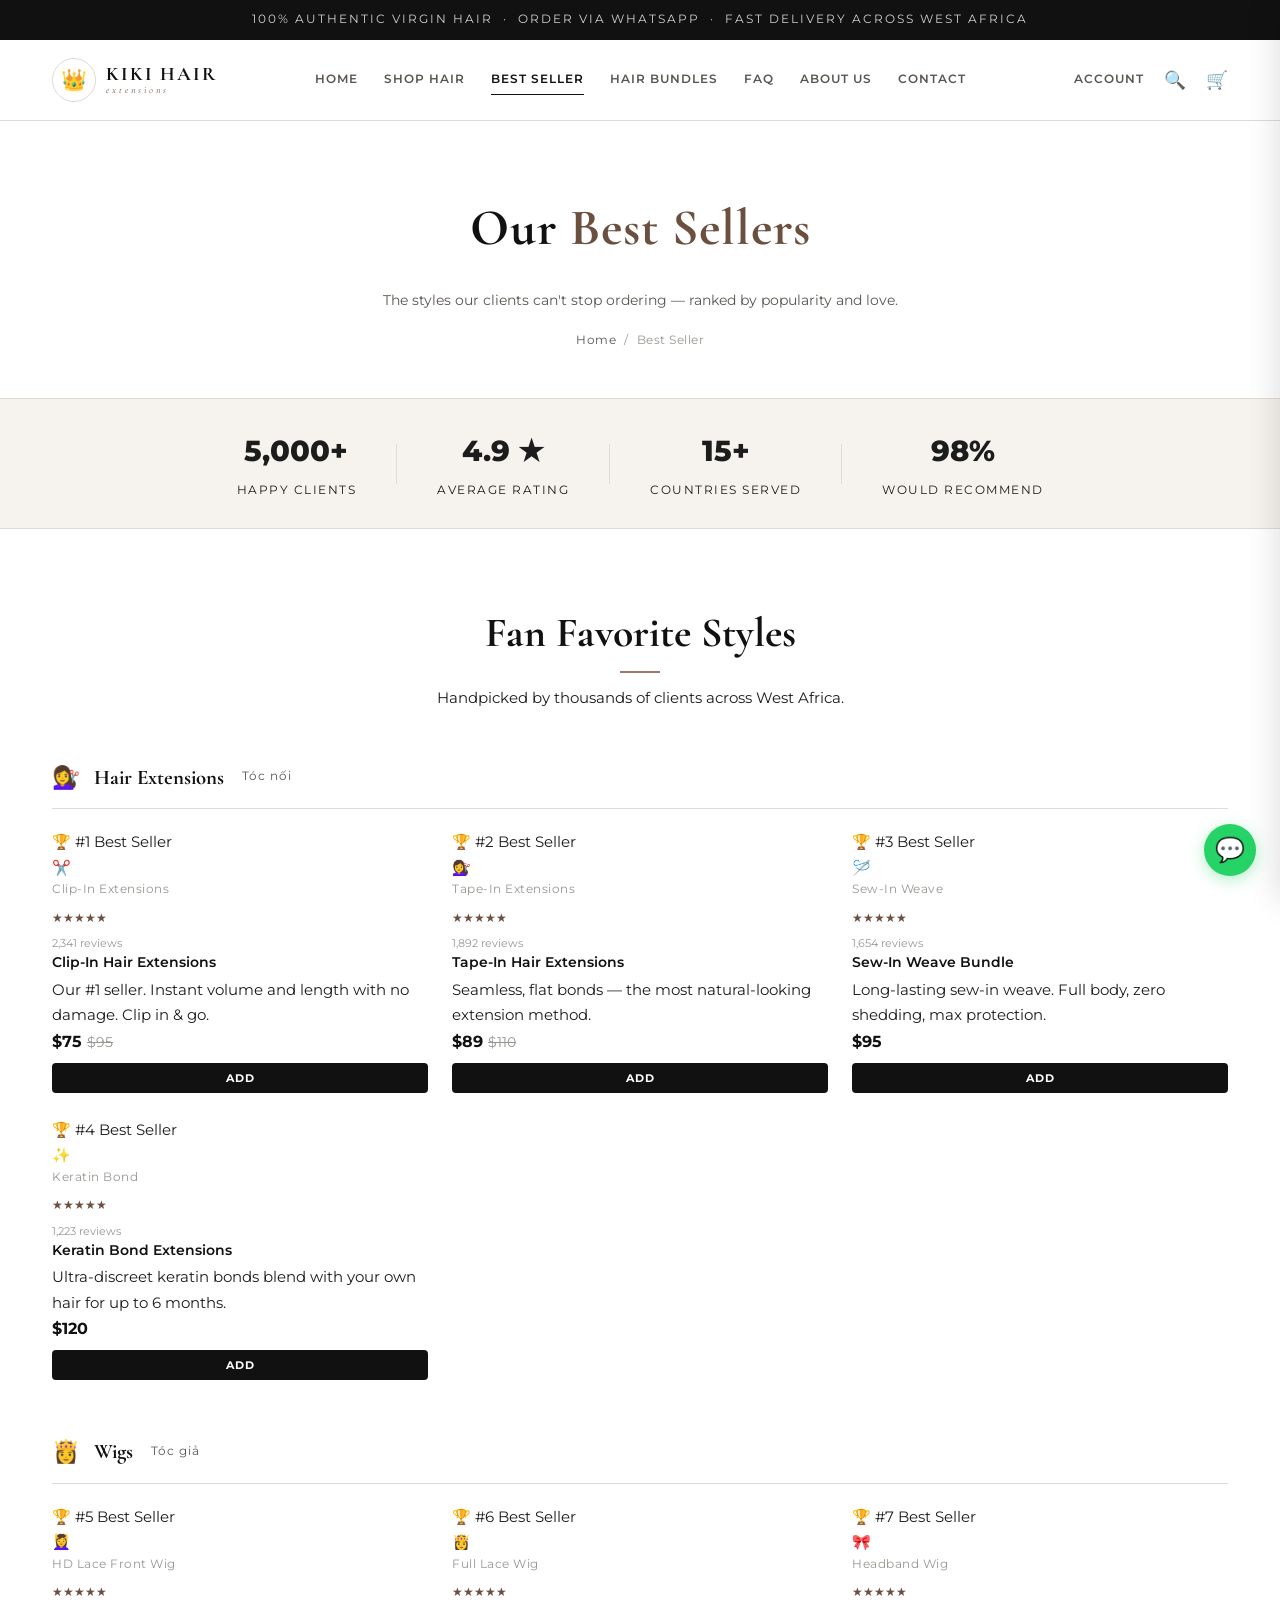
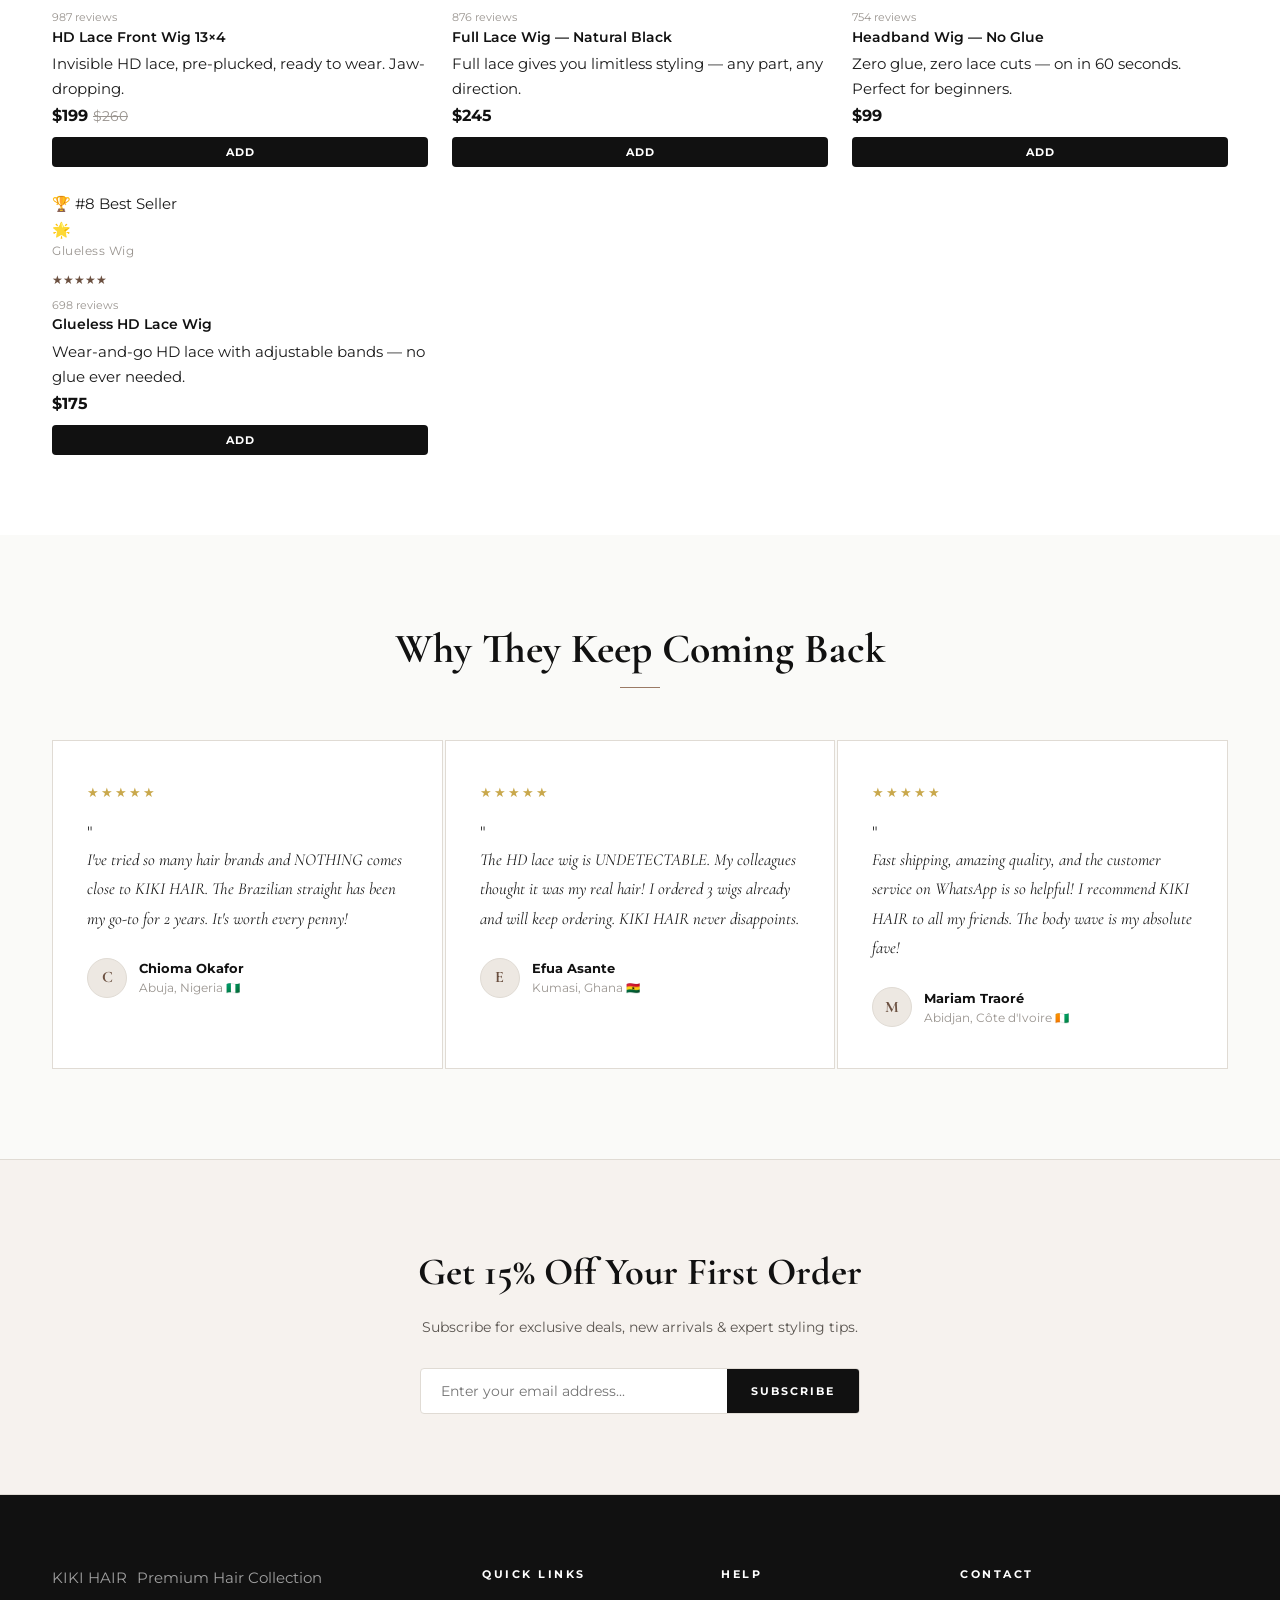
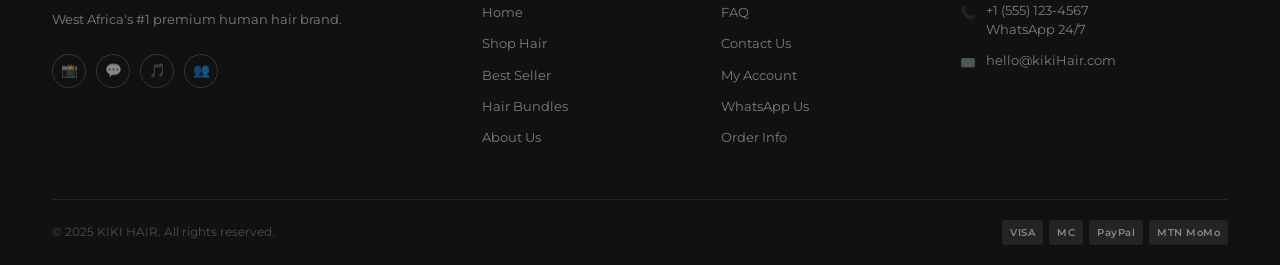
<file: best-seller.html>
<!DOCTYPE html>
<html lang="en">
<head>
  <meta charset="UTF-8" />
  <meta name="viewport" content="width=device-width, initial-scale=1.0" />
  <title>Best Sellers — KIKI HAIR</title>
  <link rel="preconnect" href="https://fonts.googleapis.com" />
  <link href="https://fonts.googleapis.com/css2?family=Cormorant+Garamond:ital,wght@0,400;0,600;0,700;0,800;1,400;1,600&family=Montserrat:wght@300;400;500;600;700;800&display=swap" rel="stylesheet" />
  <link rel="stylesheet" href="css/style.css" />
</head>
<body>

<div class="top-bar">100% Authentic Virgin Hair &nbsp;·&nbsp; Order via WhatsApp &nbsp;·&nbsp; Fast Delivery Across West Africa</div>

<nav class="navbar">
  <div class="container">
    <div class="nav-inner">
      <a href="index.html" class="logo">
        <div class="logo-icon">👑</div>
        <div class="logo-text">
          <span class="logo-brand">KIKI HAIR</span>
          <span class="logo-sub">extensions</span>
        </div>
      </a>
      <ul class="nav-links">
        <li><a href="index.html">Home</a></li>
        <li><a href="shop.html">Shop Hair</a></li>
        <li><a href="best-seller.html" class="active">Best Seller</a></li>
        <li><a href="hair-bundles.html">Hair Bundles</a></li>
        <li><a href="faq.html">FAQ</a></li>
        <li><a href="about.html">About Us</a></li>
        <li><a href="contact.html">Contact</a></li></ul>
      <div class="nav-actions">
        <a href="account.html" class="nav-account">Account</a>
        <div class="nav-icon">🔍</div>
        <div class="nav-icon" id="cartIcon" style="cursor:pointer">🛒<span class="cart-badge" style="display:none">0</span></div>
        <div class="hamburger" id="hamburgerBtn"><span></span><span></span><span></span></div>
      </div>
    </div>
  </div>
</nav>

<div class="mobile-overlay" id="mobileOverlay"></div>
<div class="mobile-menu" id="mobileMenu">
  <div class="mobile-menu-close" id="mobileMenuClose">✕</div>
  <a href="index.html">Home</a>
  <a href="shop.html">Shop Hair</a>
  <a href="best-seller.html">Best Seller</a>
  <a href="hair-bundles.html">Hair Bundles</a>
  <a href="faq.html">FAQ</a>
  <a href="about.html">About Us</a>
  <a href="contact.html">Contact</a>
  <a href="account.html">My Account</a>
</div>

<div class="cart-overlay" id="cartOverlay"></div>
<div class="cart-sidebar" id="cartSidebar">
  <div class="cart-header"><h3>Shopping Cart</h3><div class="cart-close" id="cartCloseBtn">✕</div></div>
  <div class="cart-items" id="cartItems"></div>
  <div class="cart-footer">
    <div class="cart-subtotal"><span>Subtotal</span><span id="cartTotal">$0</span></div>
    <button class="btn btn-dark" style="width:100%;border-radius:4px;padding:14px;" id="checkoutBtn">Checkout Now</button>
    <p class="cart-note">Delivered across West Africa 🌍</p>
  </div>
</div>

<!-- PAGE HERO -->
<section class="page-hero">
  <div class="container">
    <div class="page-hero-content">
      <h1>Our <span>Best Sellers</span></h1>
      <p>The styles our clients can't stop ordering — ranked by popularity and love.</p>
      <div class="breadcrumb">
        <a href="index.html">Home</a> / <span>Best Seller</span>
      </div>
    </div>
  </div>
</section>

<!-- TOP BADGE -->
<div style="background:var(--cream);padding:28px 0;border-bottom:1px solid var(--border);">
  <div class="container" style="display:flex;align-items:center;justify-content:center;gap:40px;flex-wrap:wrap;">
    <div style="text-align:center;font-family:'Montserrat',sans-serif;">
      <div style="font-size:1.8rem;font-weight:800;color:var(--gold);">5,000+</div>
      <div style="font-size:0.75rem;text-transform:uppercase;letter-spacing:1.5px;color:var(--mid-gray);margin-top:4px;">Happy Clients</div>
    </div>
    <div style="width:1px;height:40px;background:var(--border);"></div>
    <div style="text-align:center;font-family:'Montserrat',sans-serif;">
      <div style="font-size:1.8rem;font-weight:800;color:var(--gold);">4.9 ★</div>
      <div style="font-size:0.75rem;text-transform:uppercase;letter-spacing:1.5px;color:var(--mid-gray);margin-top:4px;">Average Rating</div>
    </div>
    <div style="width:1px;height:40px;background:var(--border);"></div>
    <div style="text-align:center;font-family:'Montserrat',sans-serif;">
      <div style="font-size:1.8rem;font-weight:800;color:var(--gold);">15+</div>
      <div style="font-size:0.75rem;text-transform:uppercase;letter-spacing:1.5px;color:var(--mid-gray);margin-top:4px;">Countries Served</div>
    </div>
    <div style="width:1px;height:40px;background:var(--border);"></div>
    <div style="text-align:center;font-family:'Montserrat',sans-serif;">
      <div style="font-size:1.8rem;font-weight:800;color:var(--gold);">98%</div>
      <div style="font-size:0.75rem;text-transform:uppercase;letter-spacing:1.5px;color:var(--mid-gray);margin-top:4px;">Would Recommend</div>
    </div>
  </div>
</div>

<!-- BEST SELLERS GRID -->
<section class="products-section">
  <div class="container">
    <div style="text-align:center;margin-bottom:48px;">
      <div class="section-title">Fan Favorite Styles</div>
      <div class="divider" style="margin:12px auto;"></div>
      <p class="section-sub">Handpicked by thousands of clients across West Africa.</p>
    </div>
    <!-- HAIR EXTENSIONS TOP -->
    <div style="display:flex;align-items:center;gap:14px;margin-bottom:20px;padding-bottom:12px;border-bottom:1px solid var(--border);">
      <div style="font-size:1.4rem;">💇‍♀️</div>
      <div style="font-family:'Cormorant Garamond',serif;font-size:1.3rem;font-weight:700;color:var(--black);">Hair Extensions</div>
      <div style="font-size:0.72rem;color:var(--text-mid);letter-spacing:1px;margin-left:4px;">Tóc nối</div>
    </div>
    <div class="products-grid" style="margin-bottom:52px;">

      <div class="product-card" data-category="extensions">
        <span class="product-badge">🏆 #1 Best Seller</span>
        <div class="product-img">✂️
          <div class="product-overlay"><button class="btn btn-gold" onclick="addToCart('Clip-In Hair Extensions','75','✂️','16 inch')">Add to Cart</button></div>
        </div>
        <div class="product-info">
          <div class="product-category">Clip-In Extensions</div>
          <div class="product-stars">★★★★★</div>
          <div class="product-reviews">2,341 reviews</div>
          <div class="product-name">Clip-In Hair Extensions</div>
          <div class="product-desc">Our #1 seller. Instant volume and length with no damage. Clip in &amp; go.</div>
          <div class="product-footer">
            <div class="product-price">$75 <span class="old-price">$95</span></div>
            <button class="add-cart-btn" onclick="addToCart('Clip-In Hair Extensions','75','✂️','16 inch')">Add</button>
          </div>
        </div>
      </div>

      <div class="product-card" data-category="extensions">
        <span class="product-badge">🏆 #2 Best Seller</span>
        <div class="product-img">💇‍♀️
          <div class="product-overlay"><button class="btn btn-gold" onclick="addToCart('Tape-In Hair Extensions','89','💇‍♀️','18 inch')">Add to Cart</button></div>
        </div>
        <div class="product-info">
          <div class="product-category">Tape-In Extensions</div>
          <div class="product-stars">★★★★★</div>
          <div class="product-reviews">1,892 reviews</div>
          <div class="product-name">Tape-In Hair Extensions</div>
          <div class="product-desc">Seamless, flat bonds — the most natural-looking extension method.</div>
          <div class="product-footer">
            <div class="product-price">$89 <span class="old-price">$110</span></div>
            <button class="add-cart-btn" onclick="addToCart('Tape-In Hair Extensions','89','💇‍♀️','18 inch')">Add</button>
          </div>
        </div>
      </div>

      <div class="product-card" data-category="extensions">
        <span class="product-badge">🏆 #3 Best Seller</span>
        <div class="product-img">🪡
          <div class="product-overlay"><button class="btn btn-gold" onclick="addToCart('Sew-In Weave Bundle','95','🪡','20 inch')">Add to Cart</button></div>
        </div>
        <div class="product-info">
          <div class="product-category">Sew-In Weave</div>
          <div class="product-stars">★★★★★</div>
          <div class="product-reviews">1,654 reviews</div>
          <div class="product-name">Sew-In Weave Bundle</div>
          <div class="product-desc">Long-lasting sew-in weave. Full body, zero shedding, max protection.</div>
          <div class="product-footer">
            <div class="product-price">$95</div>
            <button class="add-cart-btn" onclick="addToCart('Sew-In Weave Bundle','95','🪡','20 inch')">Add</button>
          </div>
        </div>
      </div>

      <div class="product-card" data-category="extensions">
        <span class="product-badge">🏆 #4 Best Seller</span>
        <div class="product-img">✨
          <div class="product-overlay"><button class="btn btn-gold" onclick="addToCart('Keratin Bond Extensions','120','✨','20 inch')">Add to Cart</button></div>
        </div>
        <div class="product-info">
          <div class="product-category">Keratin Bond</div>
          <div class="product-stars">★★★★★</div>
          <div class="product-reviews">1,223 reviews</div>
          <div class="product-name">Keratin Bond Extensions</div>
          <div class="product-desc">Ultra-discreet keratin bonds blend with your own hair for up to 6 months.</div>
          <div class="product-footer">
            <div class="product-price">$120</div>
            <button class="add-cart-btn" onclick="addToCart('Keratin Bond Extensions','120','✨','20 inch')">Add</button>
          </div>
        </div>
      </div>

    </div>

    <!-- WIGS TOP -->
    <div style="display:flex;align-items:center;gap:14px;margin-bottom:20px;padding-bottom:12px;border-bottom:1px solid var(--border);">
      <div style="font-size:1.4rem;">👸</div>
      <div style="font-family:'Cormorant Garamond',serif;font-size:1.3rem;font-weight:700;color:var(--black);">Wigs</div>
      <div style="font-size:0.72rem;color:var(--text-mid);letter-spacing:1px;margin-left:4px;">Tóc giả</div>
    </div>
    <div class="products-grid">

      <div class="product-card" data-category="wigs">
        <span class="product-badge">🏆 #5 Best Seller</span>
        <div class="product-img">💆‍♀️
          <div class="product-overlay"><button class="btn btn-gold" onclick="addToCart('HD Lace Front Wig','199','💆‍♀️','22 inch')">Add to Cart</button></div>
        </div>
        <div class="product-info">
          <div class="product-category">HD Lace Front Wig</div>
          <div class="product-stars">★★★★★</div>
          <div class="product-reviews">987 reviews</div>
          <div class="product-name">HD Lace Front Wig 13×4</div>
          <div class="product-desc">Invisible HD lace, pre-plucked, ready to wear. Jaw-dropping.</div>
          <div class="product-footer">
            <div class="product-price">$199 <span class="old-price">$260</span></div>
            <button class="add-cart-btn" onclick="addToCart('HD Lace Front Wig','199','💆‍♀️','22 inch')">Add</button>
          </div>
        </div>
      </div>

      <div class="product-card" data-category="wigs">
        <span class="product-badge">🏆 #6 Best Seller</span>
        <div class="product-img">👸
          <div class="product-overlay"><button class="btn btn-gold" onclick="addToCart('Full Lace Wig','245','👸','24 inch')">Add to Cart</button></div>
        </div>
        <div class="product-info">
          <div class="product-category">Full Lace Wig</div>
          <div class="product-stars">★★★★★</div>
          <div class="product-reviews">876 reviews</div>
          <div class="product-name">Full Lace Wig — Natural Black</div>
          <div class="product-desc">Full lace gives you limitless styling — any part, any direction.</div>
          <div class="product-footer">
            <div class="product-price">$245</div>
            <button class="add-cart-btn" onclick="addToCart('Full Lace Wig','245','👸','24 inch')">Add</button>
          </div>
        </div>
      </div>

      <div class="product-card" data-category="wigs">
        <span class="product-badge">🏆 #7 Best Seller</span>
        <div class="product-img">🎀
          <div class="product-overlay"><button class="btn btn-gold" onclick="addToCart('Headband Wig','99','🎀','18 inch')">Add to Cart</button></div>
        </div>
        <div class="product-info">
          <div class="product-category">Headband Wig</div>
          <div class="product-stars">★★★★★</div>
          <div class="product-reviews">754 reviews</div>
          <div class="product-name">Headband Wig — No Glue</div>
          <div class="product-desc">Zero glue, zero lace cuts — on in 60 seconds. Perfect for beginners.</div>
          <div class="product-footer">
            <div class="product-price">$99</div>
            <button class="add-cart-btn" onclick="addToCart('Headband Wig','99','🎀','18 inch')">Add</button>
          </div>
        </div>
      </div>

      <div class="product-card" data-category="wigs">
        <span class="product-badge">🏆 #8 Best Seller</span>
        <div class="product-img">🌟
          <div class="product-overlay"><button class="btn btn-gold" onclick="addToCart('Glueless HD Lace Wig','175','🌟','20 inch')">Add to Cart</button></div>
        </div>
        <div class="product-info">
          <div class="product-category">Glueless Wig</div>
          <div class="product-stars">★★★★★</div>
          <div class="product-reviews">698 reviews</div>
          <div class="product-name">Glueless HD Lace Wig</div>
          <div class="product-desc">Wear-and-go HD lace with adjustable bands — no glue ever needed.</div>
          <div class="product-footer">
            <div class="product-price">$175</div>
            <button class="add-cart-btn" onclick="addToCart('Glueless HD Lace Wig','175','🌟','20 inch')">Add</button>
          </div>
        </div>
      </div>

    </div>
  </div>
</section>

<!-- TESTIMONIALS -->
<section class="testimonials">
  <div class="container">
    <div style="text-align:center;">
      <div class="section-title">Why They Keep Coming Back</div>
      <div class="divider" style="margin:12px auto;"></div>
    </div>
    <div class="testimonials-grid">
      <div class="testimonial-card">
        <div class="testimonial-stars">★★★★★</div>
        <div class="testimonial-quote">"</div>
        <div class="testimonial-text">I've tried so many hair brands and NOTHING comes close to KIKI HAIR. The Brazilian straight has been my go-to for 2 years. It's worth every penny!</div>
        <div class="testimonial-author">
          <div class="author-avatar">C</div>
          <div><div class="author-name">Chioma Okafor</div><div class="author-location">Abuja, Nigeria 🇳🇬</div></div>
        </div>
      </div>
      <div class="testimonial-card">
        <div class="testimonial-stars">★★★★★</div>
        <div class="testimonial-quote">"</div>
        <div class="testimonial-text">The HD lace wig is UNDETECTABLE. My colleagues thought it was my real hair! I ordered 3 wigs already and will keep ordering. KIKI HAIR never disappoints.</div>
        <div class="testimonial-author">
          <div class="author-avatar">E</div>
          <div><div class="author-name">Efua Asante</div><div class="author-location">Kumasi, Ghana 🇬🇭</div></div>
        </div>
      </div>
      <div class="testimonial-card">
        <div class="testimonial-stars">★★★★★</div>
        <div class="testimonial-quote">"</div>
        <div class="testimonial-text">Fast shipping, amazing quality, and the customer service on WhatsApp is so helpful! I recommend KIKI HAIR to all my friends. The body wave is my absolute fave!</div>
        <div class="testimonial-author">
          <div class="author-avatar">M</div>
          <div><div class="author-name">Mariam Traoré</div><div class="author-location">Abidjan, Côte d'Ivoire 🇨🇮</div></div>
        </div>
      </div>
    </div>
  </div>
</section>

<section class="newsletter">
  <div class="container">
    <h2>Get 15% Off Your First Order</h2>
    <p>Subscribe for exclusive deals, new arrivals & expert styling tips.</p>
    <form class="newsletter-form" onsubmit="return false;">
      <input type="email" placeholder="Enter your email address..." required />
      <button type="submit">Subscribe</button>
    </form>
  </div>
</section>

<footer>
  <div class="container">
    <div class="footer-grid">
      <div class="footer-brand">
        <div class="logo"><span class="logo-name">KIKI HAIR</span><span class="logo-tagline" style="color:var(--gold);">Premium Hair Collection</span></div>
        <p>West Africa's #1 premium human hair brand.</p>
        <div class="social-links">
          <a href="#" class="social-link">📸</a><a href="#" class="social-link">💬</a><a href="#" class="social-link">🎵</a><a href="#" class="social-link">👥</a>
        </div>
      </div>
      <div class="footer-col"><h4>Quick Links</h4><div class="footer-links"><a href="index.html">Home</a><a href="shop.html">Shop Hair</a><a href="best-seller.html">Best Seller</a><a href="hair-bundles.html">Hair Bundles</a><a href="about.html">About Us</a></div></div>
      <div class="footer-col"><h4>Help</h4><div class="footer-links"><a href="faq.html">FAQ</a><a href="contact.html">Contact Us</a><a href="account.html">My Account</a><a href="contact.html">WhatsApp Us</a><a href="faq.html">Order Info</a></div></div>
      <div class="footer-col"><h4>Contact</h4>
        <div class="footer-contact-item"><span class="footer-contact-icon">📞</span><span>+1 (555) 123-4567<br>WhatsApp 24/7</span></div>
        <div class="footer-contact-item"><span class="footer-contact-icon">✉️</span><span>hello@kikiHair.com</span></div>
      </div>
    </div>
  </div>
  <div class="container"><div class="footer-bottom"><p>© 2025 KIKI HAIR. All rights reserved.</p><div class="payment-icons"><span class="payment-icon">VISA</span><span class="payment-icon">MC</span><span class="payment-icon">PayPal</span><span class="payment-icon">MTN MoMo</span></div></div></div>
</footer>

<a href="https://wa.me/15551234567" class="whatsapp-float" target="_blank">💬</a>
<div id="toast" class="toast"></div>
<script src="js/main.js"></script>
</body>
</html>
</file>
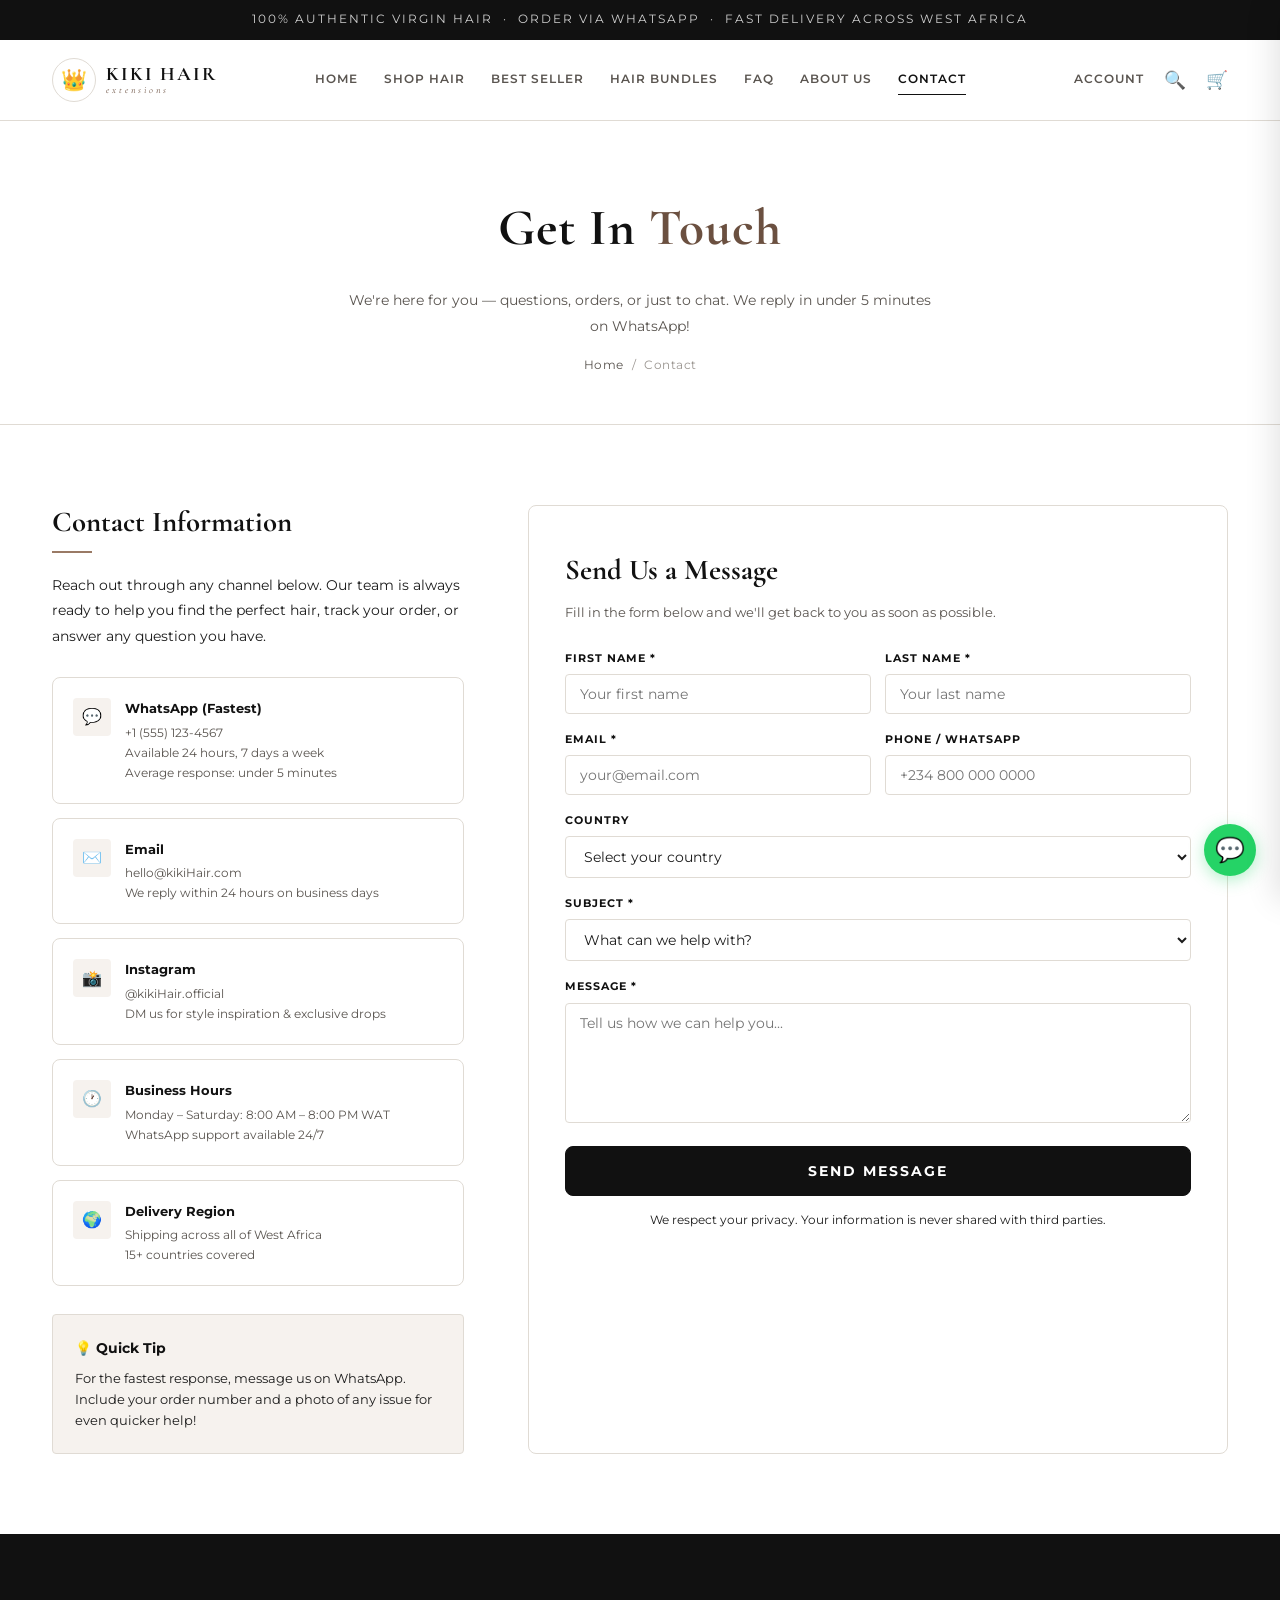
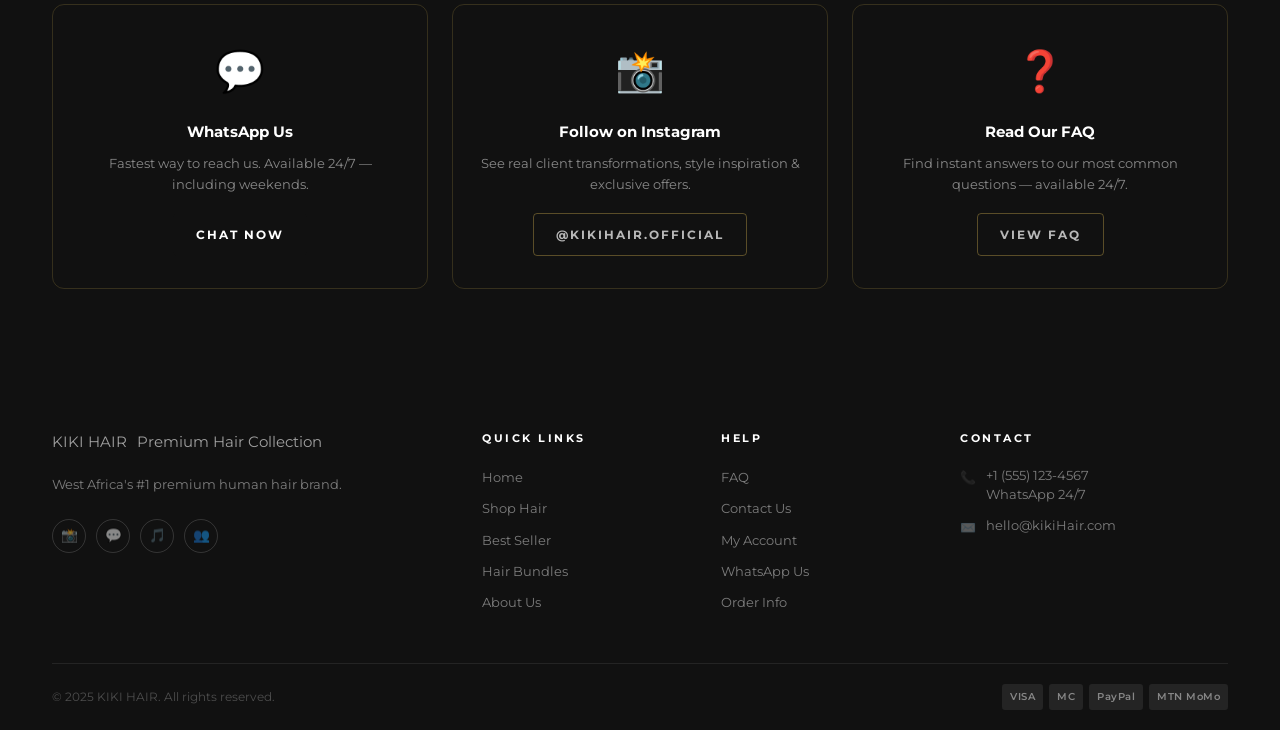
<file: contact.html>
<!DOCTYPE html>
<html lang="en">
<head>
  <meta charset="UTF-8" />
  <meta name="viewport" content="width=device-width, initial-scale=1.0" />
  <title>Contact Us — KIKI HAIR</title>
  <link rel="preconnect" href="https://fonts.googleapis.com" />
  <link href="https://fonts.googleapis.com/css2?family=Cormorant+Garamond:ital,wght@0,400;0,600;0,700;0,800;1,400;1,600&family=Montserrat:wght@300;400;500;600;700;800&display=swap" rel="stylesheet" />
  <link rel="stylesheet" href="css/style.css" />
</head>
<body>

<div class="top-bar">100% Authentic Virgin Hair &nbsp;·&nbsp; Order via WhatsApp &nbsp;·&nbsp; Fast Delivery Across West Africa</div>

<nav class="navbar">
  <div class="container">
    <div class="nav-inner">
      <a href="index.html" class="logo">
        <div class="logo-icon">👑</div>
        <div class="logo-text">
          <span class="logo-brand">KIKI HAIR</span>
          <span class="logo-sub">extensions</span>
        </div>
      </a>
      <ul class="nav-links">
        <li><a href="index.html">Home</a></li>
        <li><a href="shop.html">Shop Hair</a></li>
        <li><a href="best-seller.html">Best Seller</a></li>
        <li><a href="hair-bundles.html">Hair Bundles</a></li>
        <li><a href="faq.html">FAQ</a></li>
        <li><a href="about.html">About Us</a></li>
        <li><a href="contact.html" class="active">Contact</a></li></ul>
      <div class="nav-actions">
        <a href="account.html" class="nav-account">Account</a>
        <div class="nav-icon">🔍</div>
        <div class="nav-icon" id="cartIcon" style="cursor:pointer">🛒<span class="cart-badge" style="display:none">0</span></div>
        <div class="hamburger" id="hamburgerBtn"><span></span><span></span><span></span></div>
      </div>
    </div>
  </div>
</nav>

<div class="mobile-overlay" id="mobileOverlay"></div>
<div class="mobile-menu" id="mobileMenu">
  <div class="mobile-menu-close" id="mobileMenuClose">✕</div>
  <a href="index.html">Home</a><a href="shop.html">Shop Hair</a><a href="best-seller.html">Best Seller</a><a href="hair-bundles.html">Hair Bundles</a><a href="faq.html">FAQ</a><a href="about.html">About Us</a><a href="contact.html">Contact</a><a href="account.html">My Account</a>
</div>

<div class="cart-overlay" id="cartOverlay"></div>
<div class="cart-sidebar" id="cartSidebar">
  <div class="cart-header"><h3>Shopping Cart</h3><div class="cart-close" id="cartCloseBtn">✕</div></div>
  <div class="cart-items" id="cartItems"></div>
  <div class="cart-footer">
    <div class="cart-subtotal"><span>Subtotal</span><span id="cartTotal">$0</span></div>
    <button class="btn btn-dark" style="width:100%;border-radius:4px;padding:14px;" id="checkoutBtn">Checkout Now</button>
    <p class="cart-note">Delivered across West Africa 🌍</p>
  </div>
</div>

<!-- PAGE HERO -->
<section class="page-hero">
  <div class="container">
    <div class="page-hero-content">
      <h1>Get In <span>Touch</span></h1>
      <p>We're here for you — questions, orders, or just to chat. We reply in under 5 minutes on WhatsApp!</p>
      <div class="breadcrumb"><a href="index.html">Home</a> / <span>Contact</span></div>
    </div>
  </div>
</section>

<!-- CONTACT -->
<section class="contact-section">
  <div class="container">
    <div class="contact-grid">

      <!-- LEFT: INFO -->
      <div>
        <div class="section-title" style="font-size:1.8rem;">Contact Information</div>
        <div class="divider"></div>
        <p style="font-family:'Montserrat',sans-serif;font-size:0.88rem;color:var(--mid-gray);margin-bottom:28px;line-height:1.8;">Reach out through any channel below. Our team is always ready to help you find the perfect hair, track your order, or answer any question you have.</p>

        <div class="contact-info-cards">
          <div class="contact-card">
            <div class="contact-card-icon">💬</div>
            <div>
              <h4>WhatsApp (Fastest)</h4>
              <p>+1 (555) 123-4567<br>Available 24 hours, 7 days a week<br>Average response: under 5 minutes</p>
            </div>
          </div>
          <div class="contact-card">
            <div class="contact-card-icon">✉️</div>
            <div>
              <h4>Email</h4>
              <p>hello@kikiHair.com<br>We reply within 24 hours on business days</p>
            </div>
          </div>
          <div class="contact-card">
            <div class="contact-card-icon">📸</div>
            <div>
              <h4>Instagram</h4>
              <p>@kikiHair.official<br>DM us for style inspiration & exclusive drops</p>
            </div>
          </div>
          <div class="contact-card">
            <div class="contact-card-icon">🕐</div>
            <div>
              <h4>Business Hours</h4>
              <p>Monday – Saturday: 8:00 AM – 8:00 PM WAT<br>WhatsApp support available 24/7</p>
            </div>
          </div>
          <div class="contact-card">
            <div class="contact-card-icon">🌍</div>
            <div>
              <h4>Delivery Region</h4>
              <p>Shipping across all of West Africa<br>15+ countries covered</p>
            </div>
          </div>
        </div>

        <div style="margin-top:28px;padding:22px;background:var(--cream);border-radius:var(--radius);border:1px solid var(--border);">
          <h4 style="font-family:'Montserrat',sans-serif;font-size:0.85rem;font-weight:700;color:var(--black);margin-bottom:8px;">💡 Quick Tip</h4>
          <p style="font-family:'Montserrat',sans-serif;font-size:0.82rem;color:var(--mid-gray);line-height:1.6;">For the fastest response, message us on WhatsApp. Include your order number and a photo of any issue for even quicker help!</p>
        </div>
      </div>

      <!-- RIGHT: FORM -->
      <div class="contact-form-wrapper">
        <h3>Send Us a Message</h3>
        <p>Fill in the form below and we'll get back to you as soon as possible.</p>
        <form id="contactForm">
          <div class="form-row">
            <div class="form-group">
              <label>First Name *</label>
              <input type="text" placeholder="Your first name" required />
            </div>
            <div class="form-group">
              <label>Last Name *</label>
              <input type="text" placeholder="Your last name" required />
            </div>
          </div>
          <div class="form-row">
            <div class="form-group">
              <label>Email *</label>
              <input type="email" placeholder="your@email.com" required />
            </div>
            <div class="form-group">
              <label>Phone / WhatsApp</label>
              <input type="tel" placeholder="+234 800 000 0000" />
            </div>
          </div>
          <div class="form-group">
            <label>Country</label>
            <select>
              <option value="">Select your country</option>
              <option>Nigeria 🇳🇬</option>
              <option>Ghana 🇬🇭</option>
              <option>Senegal 🇸🇳</option>
              <option>Côte d'Ivoire 🇨🇮</option>
              <option>Cameroon 🇨🇲</option>
              <option>Mali 🇲🇱</option>
              <option>Burkina Faso 🇧🇫</option>
              <option>Togo 🇹🇬</option>
              <option>Benin 🇧🇯</option>
              <option>Sierra Leone 🇸🇱</option>
              <option>Liberia 🇱🇷</option>
              <option>Guinea 🇬🇳</option>
              <option>The Gambia 🇬🇲</option>
              <option>Other</option>
            </select>
          </div>
          <div class="form-group">
            <label>Subject *</label>
            <select required>
              <option value="">What can we help with?</option>
              <option>New Order / Product Question</option>
              <option>Track My Order</option>
              <option>Product Inquiry</option>
              <option>Hair Care Advice</option>
              <option>Bundle / Wholesale Enquiry</option>
              <option>Payment Issue</option>
              <option>Other</option>
            </select>
          </div>
          <div class="form-group">
            <label>Message *</label>
            <textarea placeholder="Tell us how we can help you..." required></textarea>
          </div>
          <button type="submit" class="btn btn-gold" style="width:100%;border-radius:8px;padding:15px;font-size:0.9rem;">Send Message</button>
          <p style="font-family:'Montserrat',sans-serif;font-size:0.75rem;color:var(--mid-gray);text-align:center;margin-top:14px;">We respect your privacy. Your information is never shared with third parties.</p>
        </form>
      </div>

    </div>
  </div>
</section>

<!-- QUICK CONNECT BANNER -->
<section style="padding:70px 0;background:var(--black);">
  <div class="container">
    <div style="display:grid;grid-template-columns:repeat(3,1fr);gap:24px;">
      <div style="text-align:center;padding:32px 24px;border:1px solid rgba(201,168,76,0.2);border-radius:var(--radius-lg);transition:all 0.3s;">
        <div style="font-size:2.5rem;margin-bottom:14px;">💬</div>
        <h3 style="font-family:'Montserrat',sans-serif;color:var(--white);font-size:0.95rem;font-weight:700;margin-bottom:8px;">WhatsApp Us</h3>
        <p style="font-family:'Montserrat',sans-serif;color:rgba(255,255,255,0.5);font-size:0.82rem;margin-bottom:18px;line-height:1.6;">Fastest way to reach us. Available 24/7 — including weekends.</p>
        <a href="https://wa.me/15551234567" class="btn btn-gold" style="font-size:0.78rem;padding:10px 22px;" target="_blank">Chat Now</a>
      </div>
      <div style="text-align:center;padding:32px 24px;border:1px solid rgba(201,168,76,0.2);border-radius:var(--radius-lg);">
        <div style="font-size:2.5rem;margin-bottom:14px;">📸</div>
        <h3 style="font-family:'Montserrat',sans-serif;color:var(--white);font-size:0.95rem;font-weight:700;margin-bottom:8px;">Follow on Instagram</h3>
        <p style="font-family:'Montserrat',sans-serif;color:rgba(255,255,255,0.5);font-size:0.82rem;margin-bottom:18px;line-height:1.6;">See real client transformations, style inspiration & exclusive offers.</p>
        <a href="#" class="btn btn-outline" style="font-size:0.78rem;padding:10px 22px;color:rgba(255,255,255,0.7);border-color:rgba(201,168,76,0.4);">@kikiHair.official</a>
      </div>
      <div style="text-align:center;padding:32px 24px;border:1px solid rgba(201,168,76,0.2);border-radius:var(--radius-lg);">
        <div style="font-size:2.5rem;margin-bottom:14px;">❓</div>
        <h3 style="font-family:'Montserrat',sans-serif;color:var(--white);font-size:0.95rem;font-weight:700;margin-bottom:8px;">Read Our FAQ</h3>
        <p style="font-family:'Montserrat',sans-serif;color:rgba(255,255,255,0.5);font-size:0.82rem;margin-bottom:18px;line-height:1.6;">Find instant answers to our most common questions — available 24/7.</p>
        <a href="faq.html" class="btn btn-outline" style="font-size:0.78rem;padding:10px 22px;color:rgba(255,255,255,0.7);border-color:rgba(201,168,76,0.4);">View FAQ</a>
      </div>
    </div>
  </div>
</section>

<footer>
  <div class="container">
    <div class="footer-grid">
      <div class="footer-brand">
        <div class="logo"><span class="logo-name">KIKI HAIR</span><span class="logo-tagline" style="color:var(--gold);">Premium Hair Collection</span></div>
        <p>West Africa's #1 premium human hair brand.</p>
        <div class="social-links"><a href="#" class="social-link">📸</a><a href="#" class="social-link">💬</a><a href="#" class="social-link">🎵</a><a href="#" class="social-link">👥</a></div>
      </div>
      <div class="footer-col"><h4>Quick Links</h4><div class="footer-links"><a href="index.html">Home</a><a href="shop.html">Shop Hair</a><a href="best-seller.html">Best Seller</a><a href="hair-bundles.html">Hair Bundles</a><a href="about.html">About Us</a></div></div>
      <div class="footer-col"><h4>Help</h4><div class="footer-links"><a href="faq.html">FAQ</a><a href="contact.html">Contact Us</a><a href="account.html">My Account</a><a href="contact.html">WhatsApp Us</a><a href="faq.html">Order Info</a></div></div>
      <div class="footer-col"><h4>Contact</h4>
        <div class="footer-contact-item"><span class="footer-contact-icon">📞</span><span>+1 (555) 123-4567<br>WhatsApp 24/7</span></div>
        <div class="footer-contact-item"><span class="footer-contact-icon">✉️</span><span>hello@kikiHair.com</span></div>
      </div>
    </div>
  </div>
  <div class="container"><div class="footer-bottom"><p>© 2025 KIKI HAIR. All rights reserved.</p><div class="payment-icons"><span class="payment-icon">VISA</span><span class="payment-icon">MC</span><span class="payment-icon">PayPal</span><span class="payment-icon">MTN MoMo</span></div></div></div>
</footer>

<a href="https://wa.me/15551234567" class="whatsapp-float" target="_blank">💬</a>
<div id="toast" class="toast"></div>
<script src="js/main.js"></script>
</body>
</html>
</file>
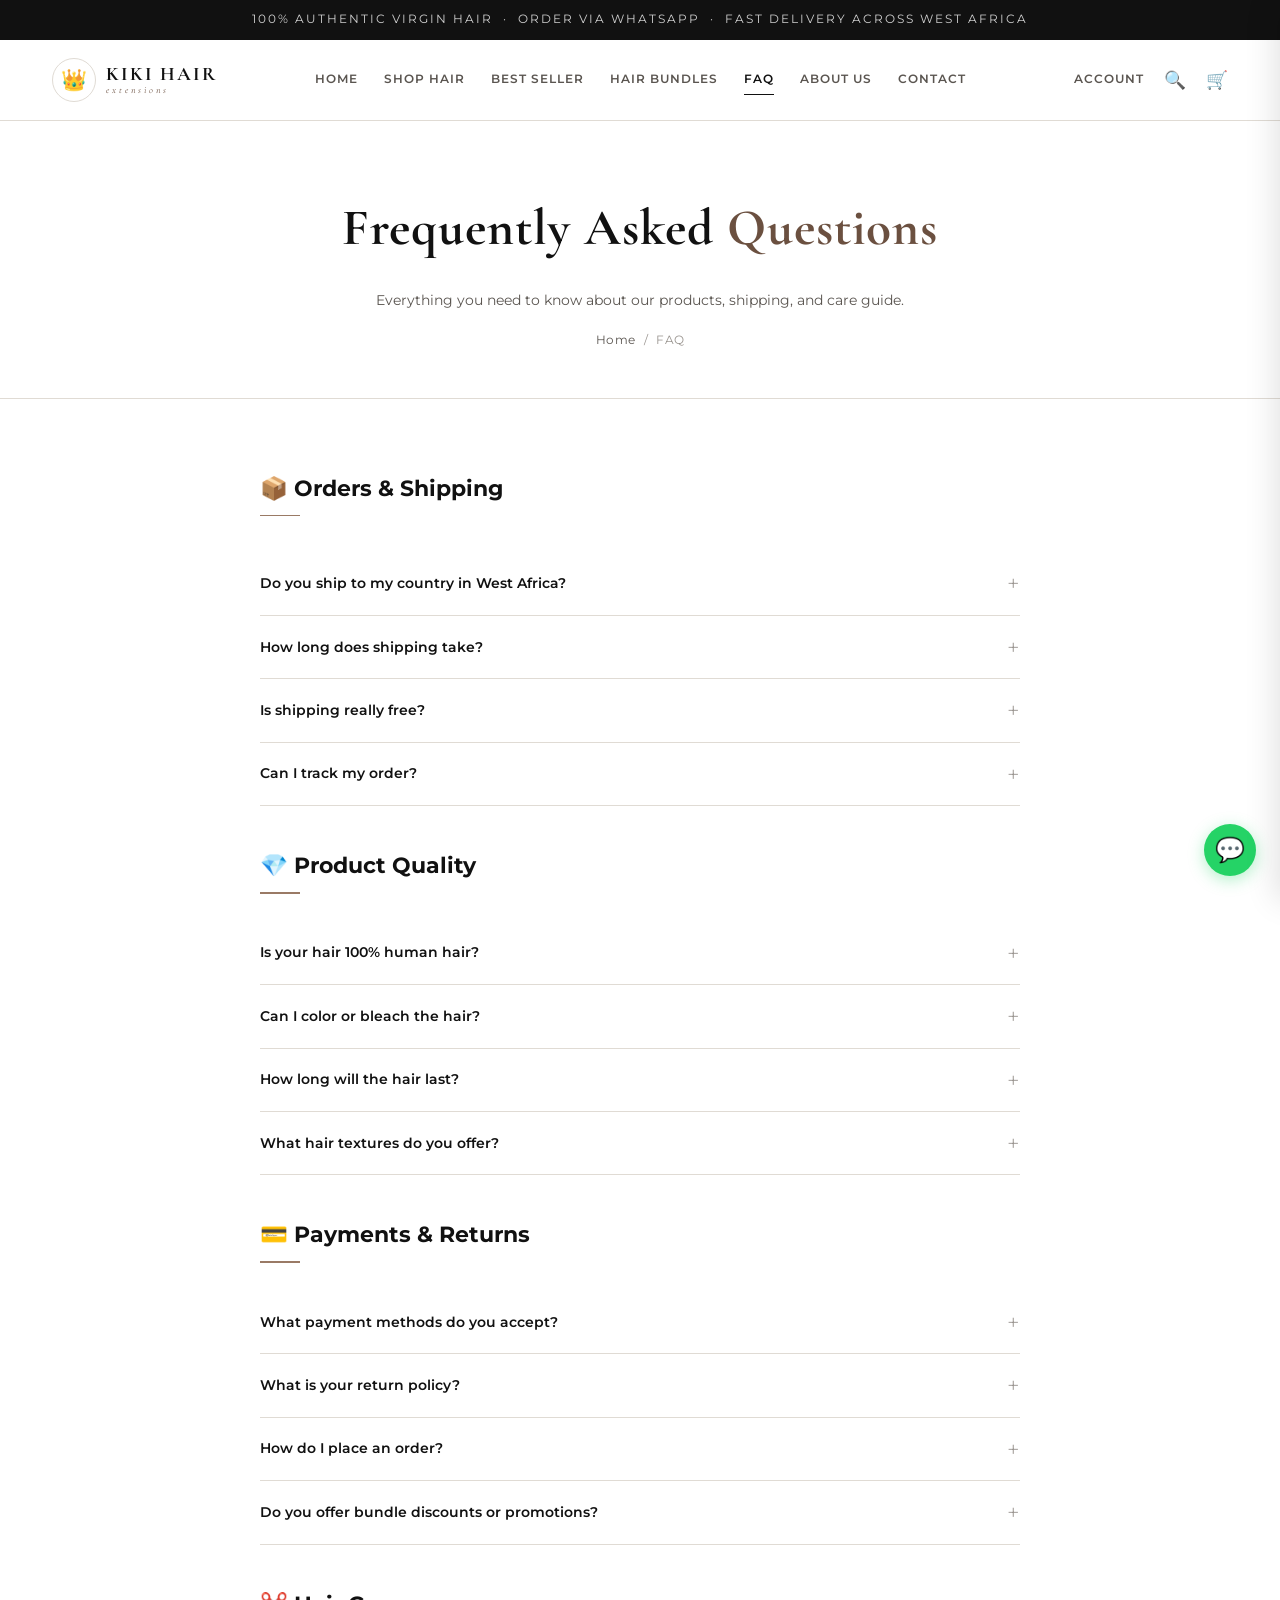
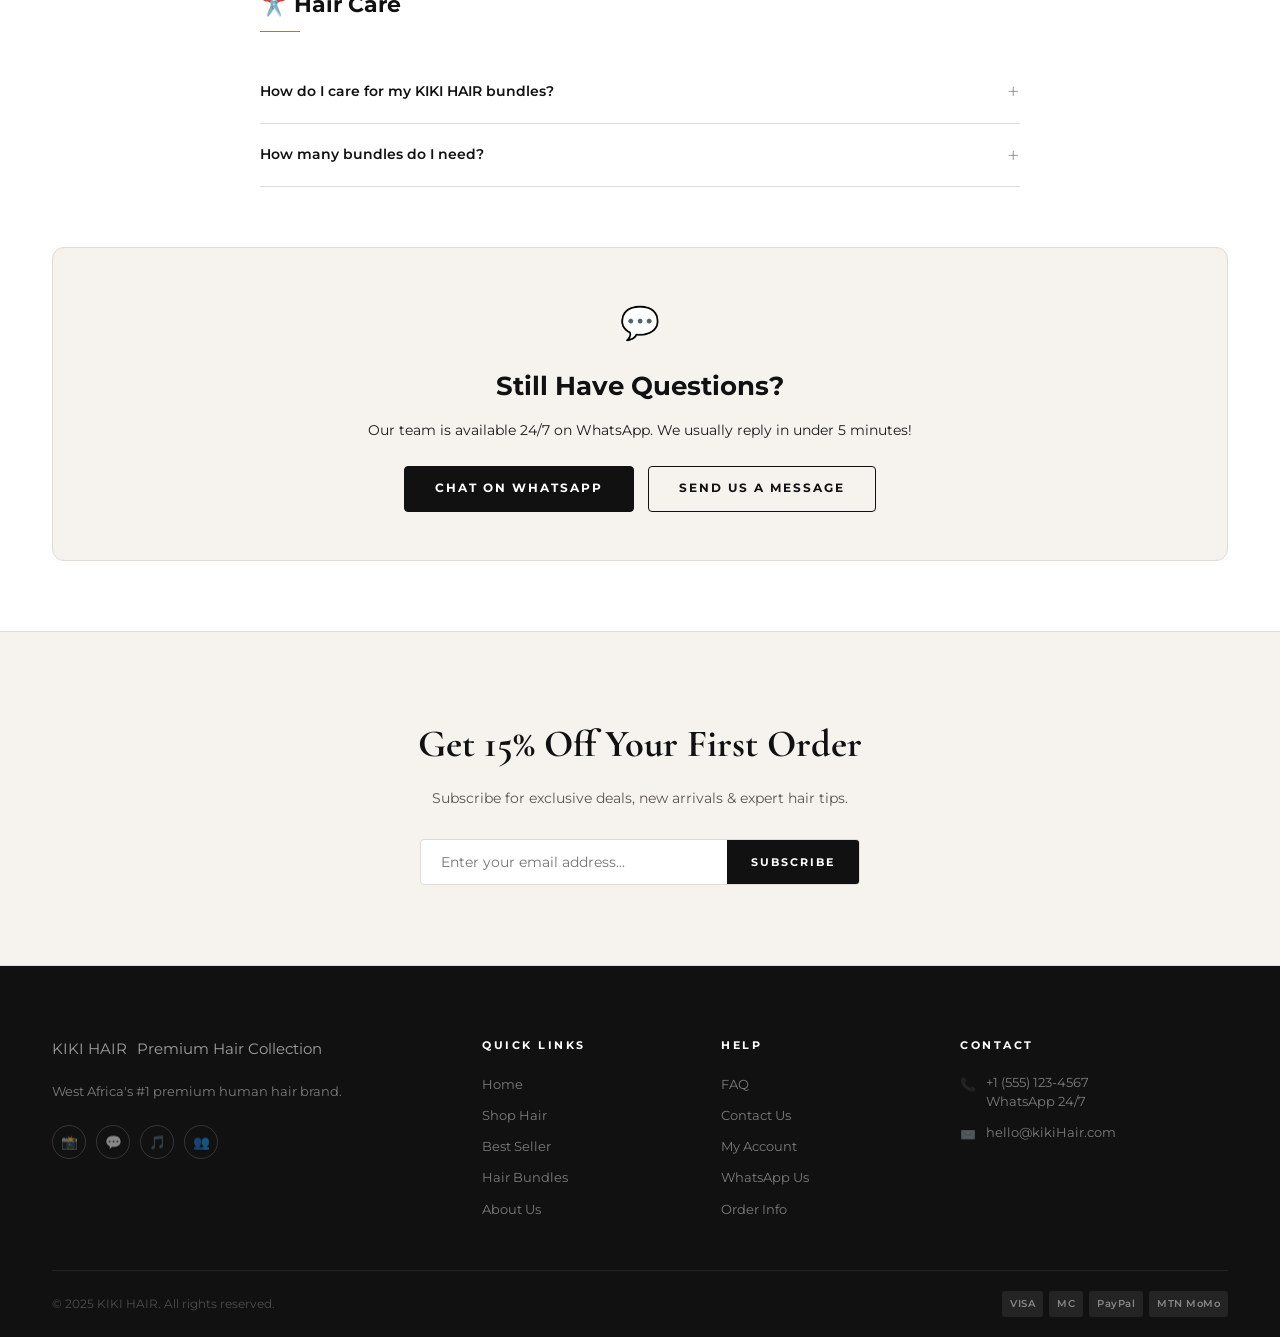
<file: faq.html>
<!DOCTYPE html>
<html lang="en">
<head>
  <meta charset="UTF-8" />
  <meta name="viewport" content="width=device-width, initial-scale=1.0" />
  <title>FAQ — KIKI HAIR</title>
  <link rel="preconnect" href="https://fonts.googleapis.com" />
  <link href="https://fonts.googleapis.com/css2?family=Cormorant+Garamond:ital,wght@0,400;0,600;0,700;0,800;1,400;1,600&family=Montserrat:wght@300;400;500;600;700;800&display=swap" rel="stylesheet" />
  <link rel="stylesheet" href="css/style.css" />
</head>
<body>

<div class="top-bar">100% Authentic Virgin Hair &nbsp;·&nbsp; Order via WhatsApp &nbsp;·&nbsp; Fast Delivery Across West Africa</div>

<nav class="navbar">
  <div class="container">
    <div class="nav-inner">
      <a href="index.html" class="logo">
        <div class="logo-icon">👑</div>
        <div class="logo-text">
          <span class="logo-brand">KIKI HAIR</span>
          <span class="logo-sub">extensions</span>
        </div>
      </a>
      <ul class="nav-links">
        <li><a href="index.html">Home</a></li>
        <li><a href="shop.html">Shop Hair</a></li>
        <li><a href="best-seller.html">Best Seller</a></li>
        <li><a href="hair-bundles.html">Hair Bundles</a></li>
        <li><a href="faq.html" class="active">FAQ</a></li>
        <li><a href="about.html">About Us</a></li>
        <li><a href="contact.html">Contact</a></li></ul>
      <div class="nav-actions">
        <a href="account.html" class="nav-account">Account</a>
        <div class="nav-icon">🔍</div>
        <div class="nav-icon" id="cartIcon" style="cursor:pointer">🛒<span class="cart-badge" style="display:none">0</span></div>
        <div class="hamburger" id="hamburgerBtn"><span></span><span></span><span></span></div>
      </div>
    </div>
  </div>
</nav>

<div class="mobile-overlay" id="mobileOverlay"></div>
<div class="mobile-menu" id="mobileMenu">
  <div class="mobile-menu-close" id="mobileMenuClose">✕</div>
  <a href="index.html">Home</a><a href="shop.html">Shop Hair</a><a href="best-seller.html">Best Seller</a><a href="hair-bundles.html">Hair Bundles</a><a href="faq.html">FAQ</a><a href="about.html">About Us</a><a href="contact.html">Contact</a><a href="account.html">My Account</a>
</div>

<div class="cart-overlay" id="cartOverlay"></div>
<div class="cart-sidebar" id="cartSidebar">
  <div class="cart-header"><h3>Shopping Cart</h3><div class="cart-close" id="cartCloseBtn">✕</div></div>
  <div class="cart-items" id="cartItems"></div>
  <div class="cart-footer">
    <div class="cart-subtotal"><span>Subtotal</span><span id="cartTotal">$0</span></div>
    <button class="btn btn-dark" style="width:100%;border-radius:4px;padding:14px;" id="checkoutBtn">Checkout Now</button>
    <p class="cart-note">Delivered across West Africa 🌍</p>
  </div>
</div>

<!-- PAGE HERO -->
<section class="page-hero">
  <div class="container">
    <div class="page-hero-content">
      <h1>Frequently Asked <span>Questions</span></h1>
      <p>Everything you need to know about our products, shipping, and care guide.</p>
      <div class="breadcrumb"><a href="index.html">Home</a> / <span>FAQ</span></div>
    </div>
  </div>
</section>

<!-- FAQ -->
<section class="faq-section">
  <div class="container">
    <div class="faq-container">

      <div style="margin-bottom:36px;">
        <h2 style="font-size:1.4rem;font-weight:700;color:var(--black);margin-bottom:8px;font-family:'Montserrat',sans-serif;">📦 Orders & Shipping</h2>
        <div class="divider"></div>
      </div>

      <div class="faq-item">
        <div class="faq-question">
          <h3>Do you ship to my country in West Africa?</h3>
          <span class="faq-icon">+</span>
        </div>
        <div class="faq-answer">
          <div class="faq-answer-inner">Yes! We ship to all West African countries including Nigeria, Ghana, Senegal, Côte d'Ivoire (Ivory Coast), Cameroon, Mali, Burkina Faso, Togo, Benin, Sierra Leone, Liberia, Guinea, The Gambia, and more. If you're unsure about your country, please contact us on WhatsApp.</div>
        </div>
      </div>

      <div class="faq-item">
        <div class="faq-question">
          <h3>How long does shipping take?</h3>
          <span class="faq-icon">+</span>
        </div>
        <div class="faq-answer">
          <div class="faq-answer-inner">Standard shipping takes 5–10 business days. Express shipping (3–5 business days) is available for an additional fee. We also offer same-day dispatch for orders placed before 12PM (WAT). You'll receive a tracking number once your order ships so you can follow your package every step of the way.</div>
        </div>
      </div>

      <div class="faq-item">
        <div class="faq-question">
          <h3>Is shipping really free?</h3>
          <span class="faq-icon">+</span>
        </div>
        <div class="faq-answer">
          <div class="faq-answer-inner">Yes! We offer FREE standard shipping on ALL orders to West Africa — no minimum order required. This is our commitment to making premium hair accessible to every woman across the region. No hidden fees, no surprises at checkout.</div>
        </div>
      </div>

      <div class="faq-item">
        <div class="faq-question">
          <h3>Can I track my order?</h3>
          <span class="faq-icon">+</span>
        </div>
        <div class="faq-answer">
          <div class="faq-answer-inner">Absolutely! Once your order is dispatched, you'll receive a tracking number via email and WhatsApp. You can use this number to track your package in real-time. Our team is also available on WhatsApp 24/7 to give you live updates on your delivery.</div>
        </div>
      </div>

      <div style="margin:40px 0 28px;">
        <h2 style="font-size:1.4rem;font-weight:700;color:var(--black);margin-bottom:8px;font-family:'Montserrat',sans-serif;">💎 Product Quality</h2>
        <div class="divider"></div>
      </div>

      <div class="faq-item">
        <div class="faq-question">
          <h3>Is your hair 100% human hair?</h3>
          <span class="faq-icon">+</span>
        </div>
        <div class="faq-answer">
          <div class="faq-answer-inner">Yes, absolutely! All our hair is 100% virgin human hair — no synthetic blends, no chemical processing. Our hair is sourced ethically from single donors and is unprocessed, meaning all cuticles are intact and aligned in the same direction. This is why our hair is tangle-free, shed-free, and incredibly soft.</div>
        </div>
      </div>

      <div class="faq-item">
        <div class="faq-question">
          <h3>Can I color or bleach the hair?</h3>
          <span class="faq-icon">+</span>
        </div>
        <div class="faq-answer">
          <div class="faq-answer-inner">Yes! Because our hair is 100% virgin human hair, it can be colored, bleached, permed, and heat-styled just like your natural hair. We recommend doing a patch test first and using professional-grade products. For bleaching, we suggest going 1–2 shades at a time to maintain hair health. Always deep condition after coloring.</div>
        </div>
      </div>

      <div class="faq-item">
        <div class="faq-question">
          <h3>How long will the hair last?</h3>
          <span class="faq-icon">+</span>
        </div>
        <div class="faq-answer">
          <div class="faq-answer-inner">With proper care, our premium virgin hair lasts 1–3 years. Many of our loyal clients have used their KIKI HAIR bundles for 2+ years! The key is regular deep conditioning, gentle detangling, sleeping with a silk bonnet, and avoiding excessive heat. We include a full hair care guide with every order.</div>
        </div>
      </div>

      <div class="faq-item">
        <div class="faq-question">
          <h3>What hair textures do you offer?</h3>
          <span class="faq-icon">+</span>
        </div>
        <div class="faq-answer">
          <div class="faq-answer-inner">We offer a wide range of textures: Straight, Body Wave, Deep Wave, Loose Deep Wave, Water Wave, Deep Curly, Kinky Curly, and Natural Wave. All textures are available in multiple lengths from 8 to 40 inches. We also offer colored options including ombre, highlights, and 613 blonde.</div>
        </div>
      </div>

      <div style="margin:40px 0 28px;">
        <h2 style="font-size:1.4rem;font-weight:700;color:var(--black);margin-bottom:8px;font-family:'Montserrat',sans-serif;">💳 Payments & Returns</h2>
        <div class="divider"></div>
      </div>

      <div class="faq-item">
        <div class="faq-question">
          <h3>What payment methods do you accept?</h3>
          <span class="faq-icon">+</span>
        </div>
        <div class="faq-answer">
          <div class="faq-answer-inner">We accept a wide variety of payment methods for your convenience: Visa/Mastercard (credit & debit), PayPal, MTN Mobile Money (MoMo), Airtel Money, Wave, Orange Money, and bank transfers. We also accept payments via WhatsApp for orders placed directly through our team. All payments are 100% secure.</div>
        </div>
      </div>

      <div class="faq-item">
        <div class="faq-question">
          <h3>What is your return policy?</h3>
          <span class="faq-icon">+</span>
        </div>
        <div class="faq-answer">
          <div class="faq-answer-inner">We offer a 30-day return policy for all unopened, unworn products in their original packaging. If you receive a damaged or incorrect item, we will replace it immediately at no cost. For quality issues (tangling, shedding beyond normal), please contact us within 30 days with photos and we'll resolve it quickly. Customer satisfaction is our #1 priority.</div>
        </div>
      </div>

      <div class="faq-item">
        <div class="faq-question">
          <h3>How do I place an order?</h3>
          <span class="faq-icon">+</span>
        </div>
        <div class="faq-answer">
          <div class="faq-answer-inner">You can order directly on our website — browse the shop, add items to your cart, and checkout securely. Alternatively, you can message us on WhatsApp (+1 555-123-4567) and our team will guide you through the order process personally. We're always happy to help you choose the perfect hair!</div>
        </div>
      </div>

      <div class="faq-item">
        <div class="faq-question">
          <h3>Do you offer bundle discounts or promotions?</h3>
          <span class="faq-icon">+</span>
        </div>
        <div class="faq-answer">
          <div class="faq-answer-inner">Yes! We have amazing bundle deals that save you up to 30% compared to buying individual bundles. Check our "Hair Bundles" page for our latest deals including our popular 3-bundle + closure deal and the VIP 4-bundle + frontal package. We also run seasonal sales and offer 15% off for new subscribers. Follow us on social media and subscribe to our newsletter to never miss a deal!</div>
        </div>
      </div>

      <div style="margin:40px 0 28px;">
        <h2 style="font-size:1.4rem;font-weight:700;color:var(--black);margin-bottom:8px;font-family:'Montserrat',sans-serif;">✂️ Hair Care</h2>
        <div class="divider"></div>
      </div>

      <div class="faq-item">
        <div class="faq-question">
          <h3>How do I care for my KIKI HAIR bundles?</h3>
          <span class="faq-icon">+</span>
        </div>
        <div class="faq-answer">
          <div class="faq-answer-inner">Caring for your KIKI HAIR is simple: (1) Wash gently with sulfate-free shampoo every 1–2 weeks. (2) Deep condition after every wash. (3) Detangle gently from ends to roots with a wide-tooth comb. (4) Air dry when possible; use low heat settings when blow-drying. (5) Sleep with a silk or satin bonnet/pillowcase. (6) Avoid excessive chlorine or salt water exposure. Every order includes our full care guide PDF!</div>
        </div>
      </div>

      <div class="faq-item">
        <div class="faq-question">
          <h3>How many bundles do I need?</h3>
          <span class="faq-icon">+</span>
        </div>
        <div class="faq-answer">
          <div class="faq-answer-inner">It depends on the length and density you want: For short styles (10–14 inch): 2 bundles. For medium styles (16–20 inch): 2–3 bundles. For long styles (22–28 inch): 3–4 bundles. For extra long/full styles (30+ inch): 4–5 bundles. If you're adding a closure or frontal, you typically need 1 fewer bundle. Message us on WhatsApp and we'll help you figure out exactly what you need!</div>
        </div>
      </div>

    </div>

    <!-- CTA -->
    <div style="text-align:center;margin-top:60px;padding:48px 40px;background:var(--cream);border-radius:var(--radius-lg);border:1px solid var(--border);">
      <div style="font-size:2rem;margin-bottom:14px;">💬</div>
      <h2 style="font-size:1.6rem;font-weight:700;color:var(--black);margin-bottom:10px;">Still Have Questions?</h2>
      <p style="font-family:'Montserrat',sans-serif;color:var(--mid-gray);margin-bottom:24px;font-size:0.9rem;">Our team is available 24/7 on WhatsApp. We usually reply in under 5 minutes!</p>
      <div style="display:flex;gap:14px;justify-content:center;flex-wrap:wrap;">
        <a href="https://wa.me/15551234567" class="btn btn-gold" target="_blank">Chat on WhatsApp</a>
        <a href="contact.html" class="btn btn-outline">Send us a Message</a>
      </div>
    </div>

  </div>
</section>

<section class="newsletter">
  <div class="container">
    <h2>Get 15% Off Your First Order</h2>
    <p>Subscribe for exclusive deals, new arrivals & expert hair tips.</p>
    <form class="newsletter-form" onsubmit="return false;">
      <input type="email" placeholder="Enter your email address..." required />
      <button type="submit">Subscribe</button>
    </form>
  </div>
</section>

<footer>
  <div class="container">
    <div class="footer-grid">
      <div class="footer-brand">
        <div class="logo"><span class="logo-name">KIKI HAIR</span><span class="logo-tagline" style="color:var(--gold);">Premium Hair Collection</span></div>
        <p>West Africa's #1 premium human hair brand.</p>
        <div class="social-links"><a href="#" class="social-link">📸</a><a href="#" class="social-link">💬</a><a href="#" class="social-link">🎵</a><a href="#" class="social-link">👥</a></div>
      </div>
      <div class="footer-col"><h4>Quick Links</h4><div class="footer-links"><a href="index.html">Home</a><a href="shop.html">Shop Hair</a><a href="best-seller.html">Best Seller</a><a href="hair-bundles.html">Hair Bundles</a><a href="about.html">About Us</a></div></div>
      <div class="footer-col"><h4>Help</h4><div class="footer-links"><a href="faq.html">FAQ</a><a href="contact.html">Contact Us</a><a href="account.html">My Account</a><a href="contact.html">WhatsApp Us</a><a href="faq.html">Order Info</a></div></div>
      <div class="footer-col"><h4>Contact</h4>
        <div class="footer-contact-item"><span class="footer-contact-icon">📞</span><span>+1 (555) 123-4567<br>WhatsApp 24/7</span></div>
        <div class="footer-contact-item"><span class="footer-contact-icon">✉️</span><span>hello@kikiHair.com</span></div>
      </div>
    </div>
  </div>
  <div class="container"><div class="footer-bottom"><p>© 2025 KIKI HAIR. All rights reserved.</p><div class="payment-icons"><span class="payment-icon">VISA</span><span class="payment-icon">MC</span><span class="payment-icon">PayPal</span><span class="payment-icon">MTN MoMo</span></div></div></div>
</footer>

<a href="https://wa.me/15551234567" class="whatsapp-float" target="_blank">💬</a>
<div id="toast" class="toast"></div>
<script src="js/main.js"></script>
</body>
</html>
</file>
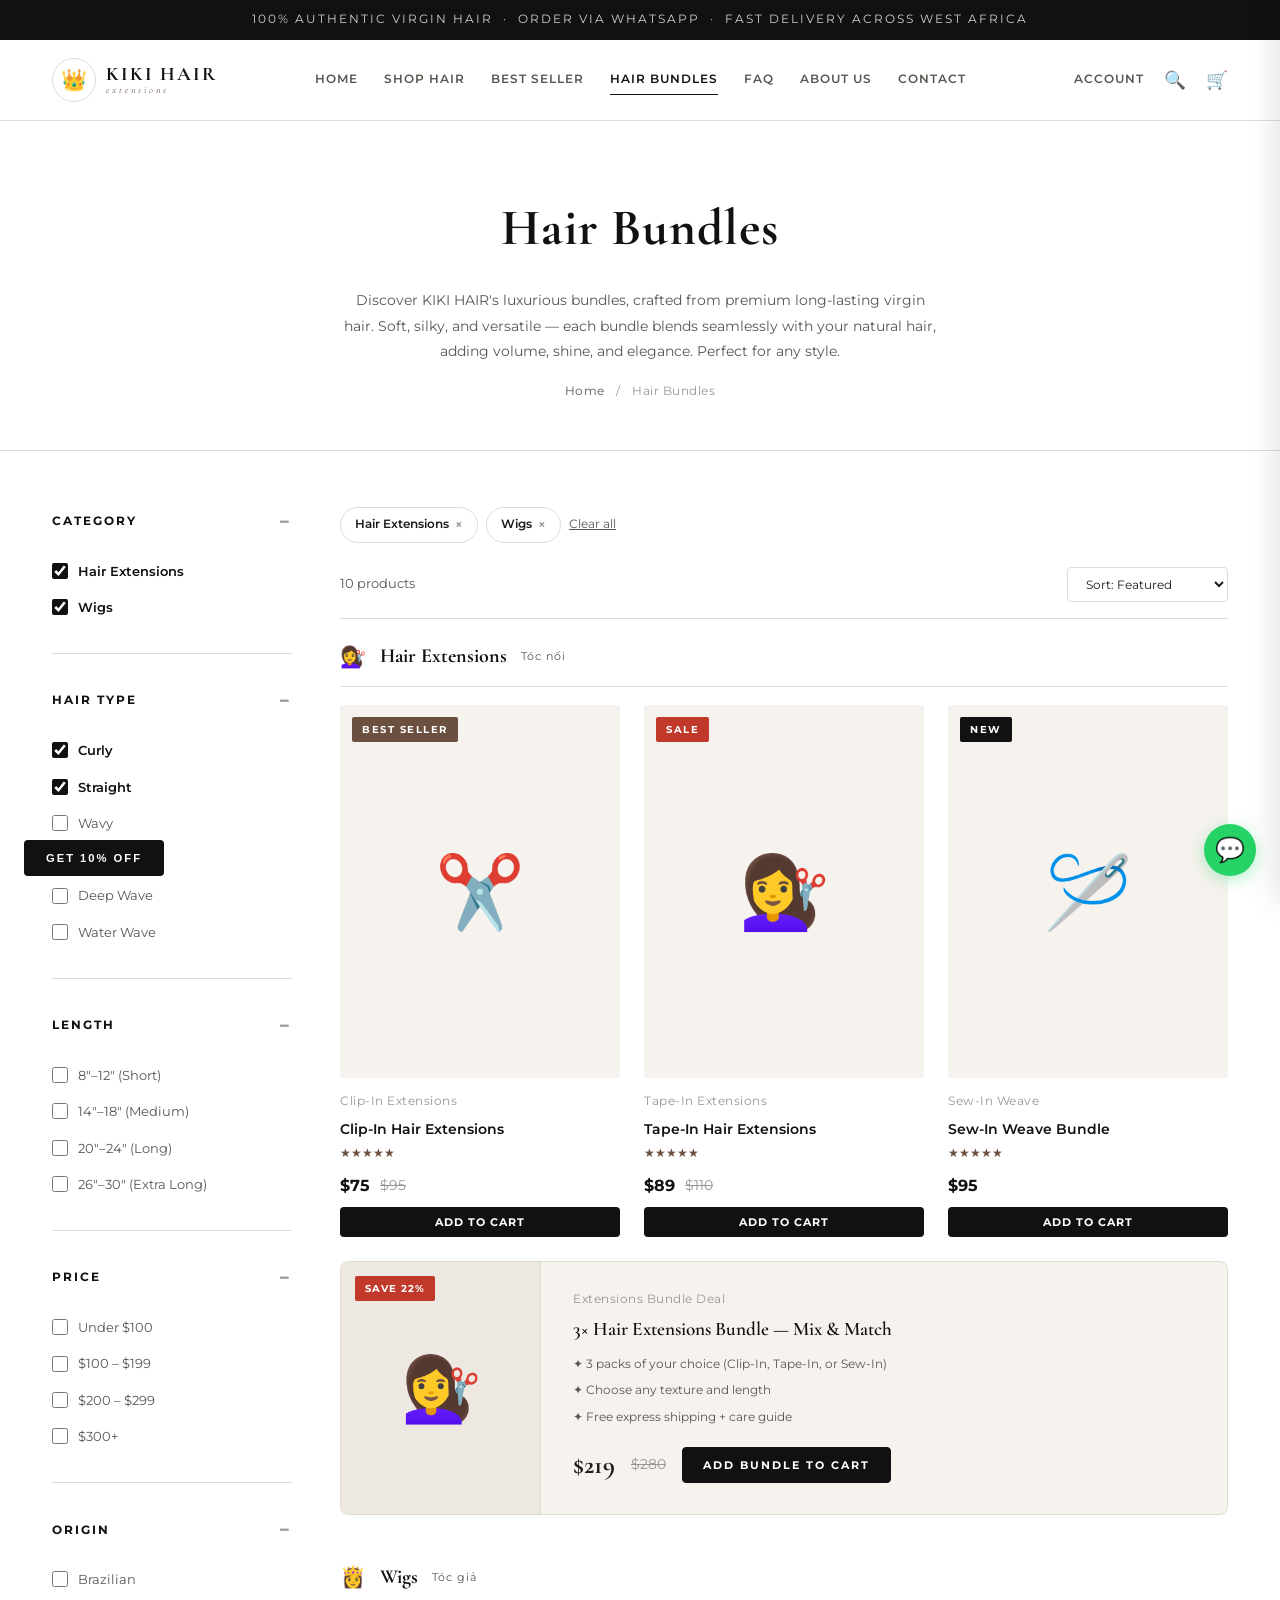
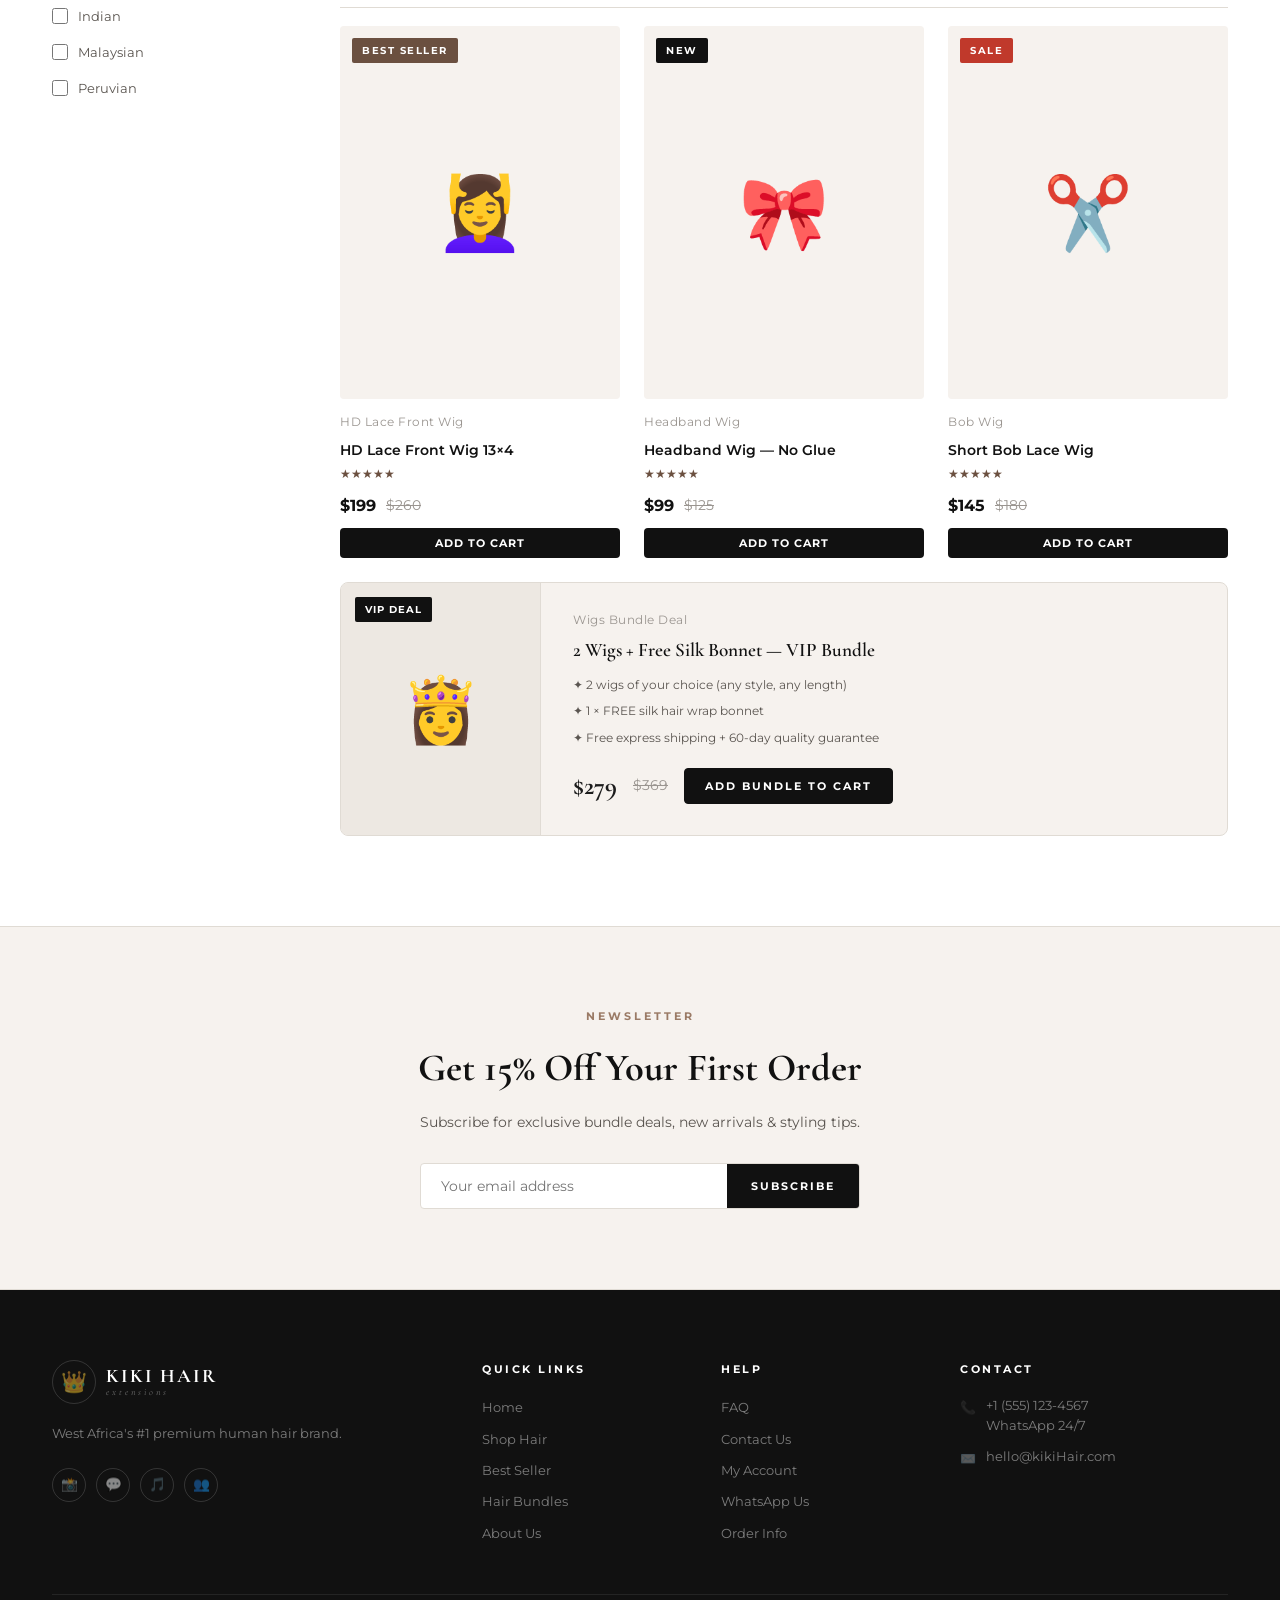
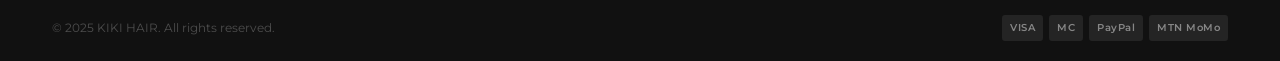
<file: hair-bundles.html>
<!DOCTYPE html>
<html lang="en">
<head>
  <meta charset="UTF-8" />
  <meta name="viewport" content="width=device-width, initial-scale=1.0" />
  <title>Hair Bundles — KIKI HAIR</title>
  <link rel="preconnect" href="https://fonts.googleapis.com" />
  <link href="https://fonts.googleapis.com/css2?family=Cormorant+Garamond:ital,wght@0,400;0,600;0,700;0,800;1,400;1,600&family=Montserrat:wght@300;400;500;600;700;800&display=swap" rel="stylesheet" />
  <link rel="stylesheet" href="css/style.css" />
</head>
<body>

<div class="top-bar">100% Authentic Virgin Hair &nbsp;·&nbsp; Order via WhatsApp &nbsp;·&nbsp; Fast Delivery Across West Africa</div>

<nav class="navbar">
  <div class="container">
    <div class="nav-inner">
      <a href="index.html" class="logo">
        <div class="logo-icon">👑</div>
        <div class="logo-text">
          <span class="logo-brand">KIKI HAIR</span>
          <span class="logo-sub">extensions</span>
        </div>
      </a>
      <ul class="nav-links">
        <li><a href="index.html">Home</a></li>
        <li><a href="shop.html">Shop Hair</a></li>
        <li><a href="best-seller.html">Best Seller</a></li>
        <li><a href="hair-bundles.html" class="active">Hair Bundles</a></li>
        <li><a href="faq.html">FAQ</a></li>
        <li><a href="about.html">About Us</a></li>
        <li><a href="contact.html">Contact</a></li>
      </ul>
      <div class="nav-actions">
        <a href="account.html" class="nav-account">Account</a>
        <div class="nav-icon">🔍</div>
        <div class="nav-icon" id="cartIcon" style="cursor:pointer">🛒<span class="cart-badge" style="display:none">0</span></div>
        <div class="hamburger" id="hamburgerBtn"><span></span><span></span><span></span></div>
      </div>
    </div>
  </div>
</nav>

<div class="mobile-overlay" id="mobileOverlay"></div>
<div class="mobile-menu" id="mobileMenu">
  <div class="mobile-menu-close" id="mobileMenuClose">✕</div>
  <a href="index.html">Home</a><a href="shop.html">Shop Hair</a><a href="best-seller.html">Best Seller</a>
  <a href="hair-bundles.html">Hair Bundles</a><a href="faq.html">FAQ</a><a href="about.html">About Us</a>
  <a href="contact.html">Contact</a><a href="account.html">Account</a>
</div>

<div class="cart-overlay" id="cartOverlay"></div>
<div class="cart-sidebar" id="cartSidebar">
  <div class="cart-header"><h3>Shopping Cart</h3><div class="cart-close" id="cartCloseBtn">✕</div></div>
  <div class="cart-items" id="cartItems"><div class="cart-empty"><div class="cart-empty-icon">🛒</div><p>Your cart is empty</p></div></div>
  <div class="cart-footer">
    <div class="cart-subtotal"><span>Subtotal</span><span id="cartTotal">$0</span></div>
    <button class="btn btn-dark" style="width:100%;border-radius:4px;padding:14px;" id="checkoutBtn">Checkout</button>
    <p class="cart-note">Delivered across West Africa 🌍</p>
  </div>
</div>

<!-- PAGE HERO -->
<section class="page-hero">
  <div class="container">
    <div class="page-hero-content">
      <h1>Hair Bundles</h1>
      <p>Discover KIKI HAIR's luxurious bundles, crafted from premium long-lasting virgin hair. Soft, silky, and versatile — each bundle blends seamlessly with your natural hair, adding volume, shine, and elegance. Perfect for any style.</p>
      <div class="breadcrumb"><a href="index.html">Home</a> &nbsp;/&nbsp; <span>Hair Bundles</span></div>
    </div>
  </div>
</section>

<!-- SHOP LAYOUT -->
<section style="padding: 56px 0 90px;">
  <div class="container">
    <div class="shop-layout">

      <!-- SIDEBAR -->
      <aside class="sidebar" id="sidebar">

        <div class="sidebar-group">
          <div class="sidebar-group-title">Category <span>−</span></div>
          <label class="sidebar-option checked">
            <input type="checkbox" checked onchange="updateFilters()" data-cat="Hair Extensions" /> Hair Extensions
          </label>
          <label class="sidebar-option checked">
            <input type="checkbox" checked onchange="updateFilters()" data-cat="Wigs" /> Wigs
          </label>
        </div>

        <div class="sidebar-group">
          <div class="sidebar-group-title">Hair Type <span>−</span></div>
          <label class="sidebar-option checked">
            <input type="checkbox" checked onchange="updateFilters()" data-type="Curly" /> Curly
          </label>
          <label class="sidebar-option checked">
            <input type="checkbox" checked onchange="updateFilters()" data-type="Straight" /> Straight
          </label>
          <label class="sidebar-option">
            <input type="checkbox" onchange="updateFilters()" data-type="Wavy" /> Wavy
          </label>
          <label class="sidebar-option">
            <input type="checkbox" onchange="updateFilters()" data-type="Body Wave" /> Body Wave
          </label>
          <label class="sidebar-option">
            <input type="checkbox" onchange="updateFilters()" data-type="Deep Wave" /> Deep Wave
          </label>
          <label class="sidebar-option">
            <input type="checkbox" onchange="updateFilters()" data-type="Water Wave" /> Water Wave
          </label>
        </div>

        <div class="sidebar-group">
          <div class="sidebar-group-title">Length <span>−</span></div>
          <label class="sidebar-option"><input type="checkbox" onchange="updateFilters()" /> 8"–12" (Short)</label>
          <label class="sidebar-option"><input type="checkbox" onchange="updateFilters()" /> 14"–18" (Medium)</label>
          <label class="sidebar-option"><input type="checkbox" onchange="updateFilters()" /> 20"–24" (Long)</label>
          <label class="sidebar-option"><input type="checkbox" onchange="updateFilters()" /> 26"–30" (Extra Long)</label>
        </div>

        <div class="sidebar-group">
          <div class="sidebar-group-title">Price <span>−</span></div>
          <label class="sidebar-option"><input type="checkbox" onchange="updateFilters()" /> Under $100</label>
          <label class="sidebar-option"><input type="checkbox" onchange="updateFilters()" /> $100 – $199</label>
          <label class="sidebar-option"><input type="checkbox" onchange="updateFilters()" /> $200 – $299</label>
          <label class="sidebar-option"><input type="checkbox" onchange="updateFilters()" /> $300+</label>
        </div>

        <div class="sidebar-group">
          <div class="sidebar-group-title">Origin <span>−</span></div>
          <label class="sidebar-option"><input type="checkbox" onchange="updateFilters()" /> Brazilian</label>
          <label class="sidebar-option"><input type="checkbox" onchange="updateFilters()" /> Indian</label>
          <label class="sidebar-option"><input type="checkbox" onchange="updateFilters()" /> Malaysian</label>
          <label class="sidebar-option"><input type="checkbox" onchange="updateFilters()" /> Peruvian</label>
        </div>

      </aside>

      <!-- MAIN CONTENT -->
      <div>
        <!-- Active Filter Tags -->
        <div class="filter-tags" id="filterTagsRow">
          <span class="filter-tag">Hair Extensions <span class="tag-x" onclick="removeTag(this,'Hair Extensions')">×</span></span>
          <span class="filter-tag">Wigs <span class="tag-x" onclick="removeTag(this,'Wigs')">×</span></span>
          <span class="filter-clear" onclick="clearAllFilters()">Clear all</span>
        </div>

        <!-- Toolbar -->
        <div class="shop-toolbar-right">
          <span class="product-count">10 products</span>
          <select class="sort-select">
            <option>Sort: Featured</option>
            <option>Price: Low to High</option>
            <option>Price: High to Low</option>
            <option>Best Selling</option>
            <option>Newest</option>
          </select>
        </div>

        <!-- HAIR EXTENSIONS -->
        <div style="display:flex;align-items:center;gap:14px;margin-bottom:18px;padding-bottom:12px;border-bottom:1px solid var(--border);">
          <div style="font-size:1.3rem;">💇‍♀️</div>
          <div style="font-family:'Cormorant Garamond',serif;font-size:1.25rem;font-weight:700;color:var(--black);">Hair Extensions</div>
          <span style="font-size:0.7rem;color:var(--text-mid);letter-spacing:1px;">Tóc nối</span>
        </div>
        <div class="products-grid" id="bundleGrid" style="margin-bottom:44px;">

          <div class="product-card" data-cat="extensions">
            <div class="product-img-wrap">
              <div class="product-img-placeholder">✂️</div>
              <div class="product-badge-wrap"><span class="badge badge-hot">Best Seller</span></div>
              <div class="product-overlay"><button onclick="addToCart('Clip-In Hair Extensions','75','✂️','16 inch')">Add to Cart</button></div>
            </div>
            <div class="product-info">
              <div class="product-category">Clip-In Extensions</div>
              <div class="product-name">Clip-In Hair Extensions</div>
              <div class="product-stars">★★★★★</div>
              <div class="product-price-row"><span class="product-price">$75</span><span class="old-price">$95</span></div>
              <button class="add-cart-btn" onclick="addToCart('Clip-In Hair Extensions','75','✂️','16 inch')">Add to Cart</button>
            </div>
          </div>

          <div class="product-card" data-cat="extensions">
            <div class="product-img-wrap">
              <div class="product-img-placeholder">💇‍♀️</div>
              <div class="product-badge-wrap"><span class="badge badge-sale">Sale</span></div>
              <div class="product-overlay"><button onclick="addToCart('Tape-In Hair Extensions','89','💇‍♀️','18 inch')">Add to Cart</button></div>
            </div>
            <div class="product-info">
              <div class="product-category">Tape-In Extensions</div>
              <div class="product-name">Tape-In Hair Extensions</div>
              <div class="product-stars">★★★★★</div>
              <div class="product-price-row"><span class="product-price">$89</span><span class="old-price">$110</span></div>
              <button class="add-cart-btn" onclick="addToCart('Tape-In Hair Extensions','89','💇‍♀️','18 inch')">Add to Cart</button>
            </div>
          </div>

          <div class="product-card" data-cat="extensions">
            <div class="product-img-wrap">
              <div class="product-img-placeholder">🪡</div>
              <div class="product-badge-wrap"><span class="badge badge-new">New</span></div>
              <div class="product-overlay"><button onclick="addToCart('Sew-In Weave Bundle','95','🪡','20 inch')">Add to Cart</button></div>
            </div>
            <div class="product-info">
              <div class="product-category">Sew-In Weave</div>
              <div class="product-name">Sew-In Weave Bundle</div>
              <div class="product-stars">★★★★★</div>
              <div class="product-price-row"><span class="product-price">$95</span></div>
              <button class="add-cart-btn" onclick="addToCart('Sew-In Weave Bundle','95','🪡','20 inch')">Add to Cart</button>
            </div>
          </div>

          <!-- Extensions Bundle Deal -->
          <div class="product-card" style="grid-column: span 3;" data-cat="extensions">
            <div style="background:var(--cream);border:1px solid var(--border);border-radius:var(--radius-md);display:grid;grid-template-columns:200px 1fr;overflow:hidden;">
              <div style="background:var(--light);display:flex;align-items:center;justify-content:center;font-size:4rem;position:relative;border-right:1px solid var(--border);">
                💇‍♀️
                <span class="bundle-savings">SAVE 22%</span>
              </div>
              <div style="padding:28px 32px;">
                <div class="product-category">Extensions Bundle Deal</div>
                <div class="product-name" style="font-size:1.2rem;font-family:'Cormorant Garamond',serif;margin-bottom:10px;">3× Hair Extensions Bundle — Mix & Match</div>
                <div style="display:flex;flex-direction:column;gap:5px;margin-bottom:16px;">
                  <span style="font-size:0.78rem;color:var(--text-mid);">✦ 3 packs of your choice (Clip-In, Tape-In, or Sew-In)</span>
                  <span style="font-size:0.78rem;color:var(--text-mid);">✦ Choose any texture and length</span>
                  <span style="font-size:0.78rem;color:var(--text-mid);">✦ Free express shipping + care guide</span>
                </div>
                <div style="display:flex;align-items:center;gap:16px;">
                  <span style="font-family:'Cormorant Garamond',serif;font-size:1.6rem;font-weight:700;">$219</span>
                  <span style="color:var(--text-light);text-decoration:line-through;font-size:0.9rem;">$280</span>
                  <button class="btn btn-dark" style="padding:10px 20px;font-size:0.7rem;" onclick="addToCart('3× Extensions Bundle','219','💇‍♀️','Mix & Match')">Add Bundle to Cart</button>
                </div>
              </div>
            </div>
          </div>

        </div>

        <!-- WIGS -->
        <div style="display:flex;align-items:center;gap:14px;margin-bottom:18px;padding-bottom:12px;border-bottom:1px solid var(--border);">
          <div style="font-size:1.3rem;">👸</div>
          <div style="font-family:'Cormorant Garamond',serif;font-size:1.25rem;font-weight:700;color:var(--black);">Wigs</div>
          <span style="font-size:0.7rem;color:var(--text-mid);letter-spacing:1px;">Tóc giả</span>
        </div>
        <div class="products-grid">

          <div class="product-card" data-cat="wigs">
            <div class="product-img-wrap">
              <div class="product-img-placeholder">💆‍♀️</div>
              <div class="product-badge-wrap"><span class="badge badge-hot">Best Seller</span></div>
              <div class="product-overlay"><button onclick="addToCart('HD Lace Front Wig','199','💆‍♀️','22 inch')">Add to Cart</button></div>
            </div>
            <div class="product-info">
              <div class="product-category">HD Lace Front Wig</div>
              <div class="product-name">HD Lace Front Wig 13×4</div>
              <div class="product-stars">★★★★★</div>
              <div class="product-price-row"><span class="product-price">$199</span><span class="old-price">$260</span></div>
              <button class="add-cart-btn" onclick="addToCart('HD Lace Front Wig','199','💆‍♀️','22 inch')">Add to Cart</button>
            </div>
          </div>

          <div class="product-card" data-cat="wigs">
            <div class="product-img-wrap">
              <div class="product-img-placeholder">🎀</div>
              <div class="product-badge-wrap"><span class="badge badge-new">New</span></div>
              <div class="product-overlay"><button onclick="addToCart('Headband Wig','99','🎀','18 inch')">Add to Cart</button></div>
            </div>
            <div class="product-info">
              <div class="product-category">Headband Wig</div>
              <div class="product-name">Headband Wig — No Glue</div>
              <div class="product-stars">★★★★★</div>
              <div class="product-price-row"><span class="product-price">$99</span><span class="old-price">$125</span></div>
              <button class="add-cart-btn" onclick="addToCart('Headband Wig','99','🎀','18 inch')">Add to Cart</button>
            </div>
          </div>

          <div class="product-card" data-cat="wigs">
            <div class="product-img-wrap">
              <div class="product-img-placeholder">✂️</div>
              <div class="product-badge-wrap"><span class="badge badge-sale">Sale</span></div>
              <div class="product-overlay"><button onclick="addToCart('Bob Lace Wig','145','✂️','12 inch')">Add to Cart</button></div>
            </div>
            <div class="product-info">
              <div class="product-category">Bob Wig</div>
              <div class="product-name">Short Bob Lace Wig</div>
              <div class="product-stars">★★★★★</div>
              <div class="product-price-row"><span class="product-price">$145</span><span class="old-price">$180</span></div>
              <button class="add-cart-btn" onclick="addToCart('Bob Lace Wig','145','✂️','12 inch')">Add to Cart</button>
            </div>
          </div>

          <!-- Wigs Bundle Deal -->
          <div class="product-card" style="grid-column: span 3;" data-cat="wigs">
            <div style="background:var(--cream);border:1px solid var(--border);border-radius:var(--radius-md);display:grid;grid-template-columns:200px 1fr;overflow:hidden;">
              <div style="background:var(--light);display:flex;align-items:center;justify-content:center;font-size:4rem;position:relative;border-right:1px solid var(--border);">
                👸
                <span class="bundle-savings" style="background:var(--black);">VIP DEAL</span>
              </div>
              <div style="padding:28px 32px;">
                <div class="product-category">Wigs Bundle Deal</div>
                <div class="product-name" style="font-size:1.2rem;font-family:'Cormorant Garamond',serif;margin-bottom:10px;">2 Wigs + Free Silk Bonnet — VIP Bundle</div>
                <div style="display:flex;flex-direction:column;gap:5px;margin-bottom:16px;">
                  <span style="font-size:0.78rem;color:var(--text-mid);">✦ 2 wigs of your choice (any style, any length)</span>
                  <span style="font-size:0.78rem;color:var(--text-mid);">✦ 1 × FREE silk hair wrap bonnet</span>
                  <span style="font-size:0.78rem;color:var(--text-mid);">✦ Free express shipping + 60-day quality guarantee</span>
                </div>
                <div style="display:flex;align-items:center;gap:16px;">
                  <span style="font-family:'Cormorant Garamond',serif;font-size:1.6rem;font-weight:700;">$279</span>
                  <span style="color:var(--text-light);text-decoration:line-through;font-size:0.9rem;">$369</span>
                  <button class="btn btn-dark" style="padding:10px 20px;font-size:0.7rem;" onclick="addToCart('2 Wigs VIP Bundle','279','👸','VIP Bundle')">Add Bundle to Cart</button>
                </div>
              </div>
            </div>
          </div>

        </div>
      </div>

    </div>
  </div>
</section>

<!-- NEWSLETTER -->
<section class="newsletter">
  <div class="container">
    <span class="section-label" style="display:block;text-align:center;">Newsletter</span>
    <h2>Get 15% Off Your First Order</h2>
    <p>Subscribe for exclusive bundle deals, new arrivals & styling tips.</p>
    <form class="newsletter-form" onsubmit="showToast('✓ Subscribed!');this.reset();return false;">
      <input type="email" placeholder="Your email address" required />
      <button type="submit">Subscribe</button>
    </form>
  </div>
</section>

<!-- FOOTER -->
<footer>
  <div class="container">
    <div class="footer-grid">
      <div class="footer-brand">
        <div class="logo" style="margin-bottom:0;">
          <div class="logo-icon" style="border-color:rgba(255,255,255,0.15);color:rgba(255,255,255,0.5);">👑</div>
          <div class="logo-text"><span class="logo-brand">KIKI HAIR</span><span class="logo-sub">extensions</span></div>
        </div>
        <p>West Africa's #1 premium human hair brand.</p>
        <div class="social-links"><a href="#" class="social-link">📸</a><a href="#" class="social-link">💬</a><a href="#" class="social-link">🎵</a><a href="#" class="social-link">👥</a></div>
      </div>
      <div class="footer-col"><h4>Quick Links</h4><div class="footer-links"><a href="index.html">Home</a><a href="shop.html">Shop Hair</a><a href="best-seller.html">Best Seller</a><a href="hair-bundles.html">Hair Bundles</a><a href="about.html">About Us</a></div></div>
      <div class="footer-col"><h4>Help</h4><div class="footer-links"><a href="faq.html">FAQ</a><a href="contact.html">Contact Us</a><a href="account.html">My Account</a><a href="contact.html">WhatsApp Us</a><a href="faq.html">Order Info</a></div></div>
      <div class="footer-col"><h4>Contact</h4>
        <div class="footer-contact-item"><span class="footer-contact-icon">📞</span><span>+1 (555) 123-4567<br>WhatsApp 24/7</span></div>
        <div class="footer-contact-item"><span class="footer-contact-icon">✉️</span><span>hello@kikiHair.com</span></div>
      </div>
    </div>
  </div>
  <div class="container"><div class="footer-bottom"><p>© 2025 KIKI HAIR. All rights reserved.</p><div class="payment-icons"><span class="payment-icon">VISA</span><span class="payment-icon">MC</span><span class="payment-icon">PayPal</span><span class="payment-icon">MTN MoMo</span></div></div></div>
</footer>

<button class="promo-sticky" onclick="document.querySelector('.newsletter').scrollIntoView({behavior:'smooth'})">Get 10% Off</button>
<a href="https://wa.me/15551234567" class="whatsapp-float" target="_blank">💬</a>
<div id="toast" class="toast"></div>

<script src="js/main.js"></script>
<script>
function updateFilters() {
  // Update checked class on labels
  document.querySelectorAll('.sidebar-option input[type="checkbox"]').forEach(cb => {
    cb.closest('.sidebar-option').classList.toggle('checked', cb.checked);
  });
}
function removeTag(el, label) {
  el.closest('.filter-tag').remove();
  // uncheck matching checkbox
  document.querySelectorAll('.sidebar-option input').forEach(cb => {
    const lbl = cb.dataset.cat || cb.dataset.type || '';
    if (lbl === label) { cb.checked = false; cb.closest('.sidebar-option').classList.remove('checked'); }
  });
}
function clearAllFilters() {
  document.querySelectorAll('.sidebar-option input[type="checkbox"]').forEach(cb => {
    cb.checked = false;
    cb.closest('.sidebar-option').classList.remove('checked');
  });
  document.querySelectorAll('#filterTagsRow .filter-tag').forEach(t => t.remove());
}
</script>
</body>
</html>
</file>
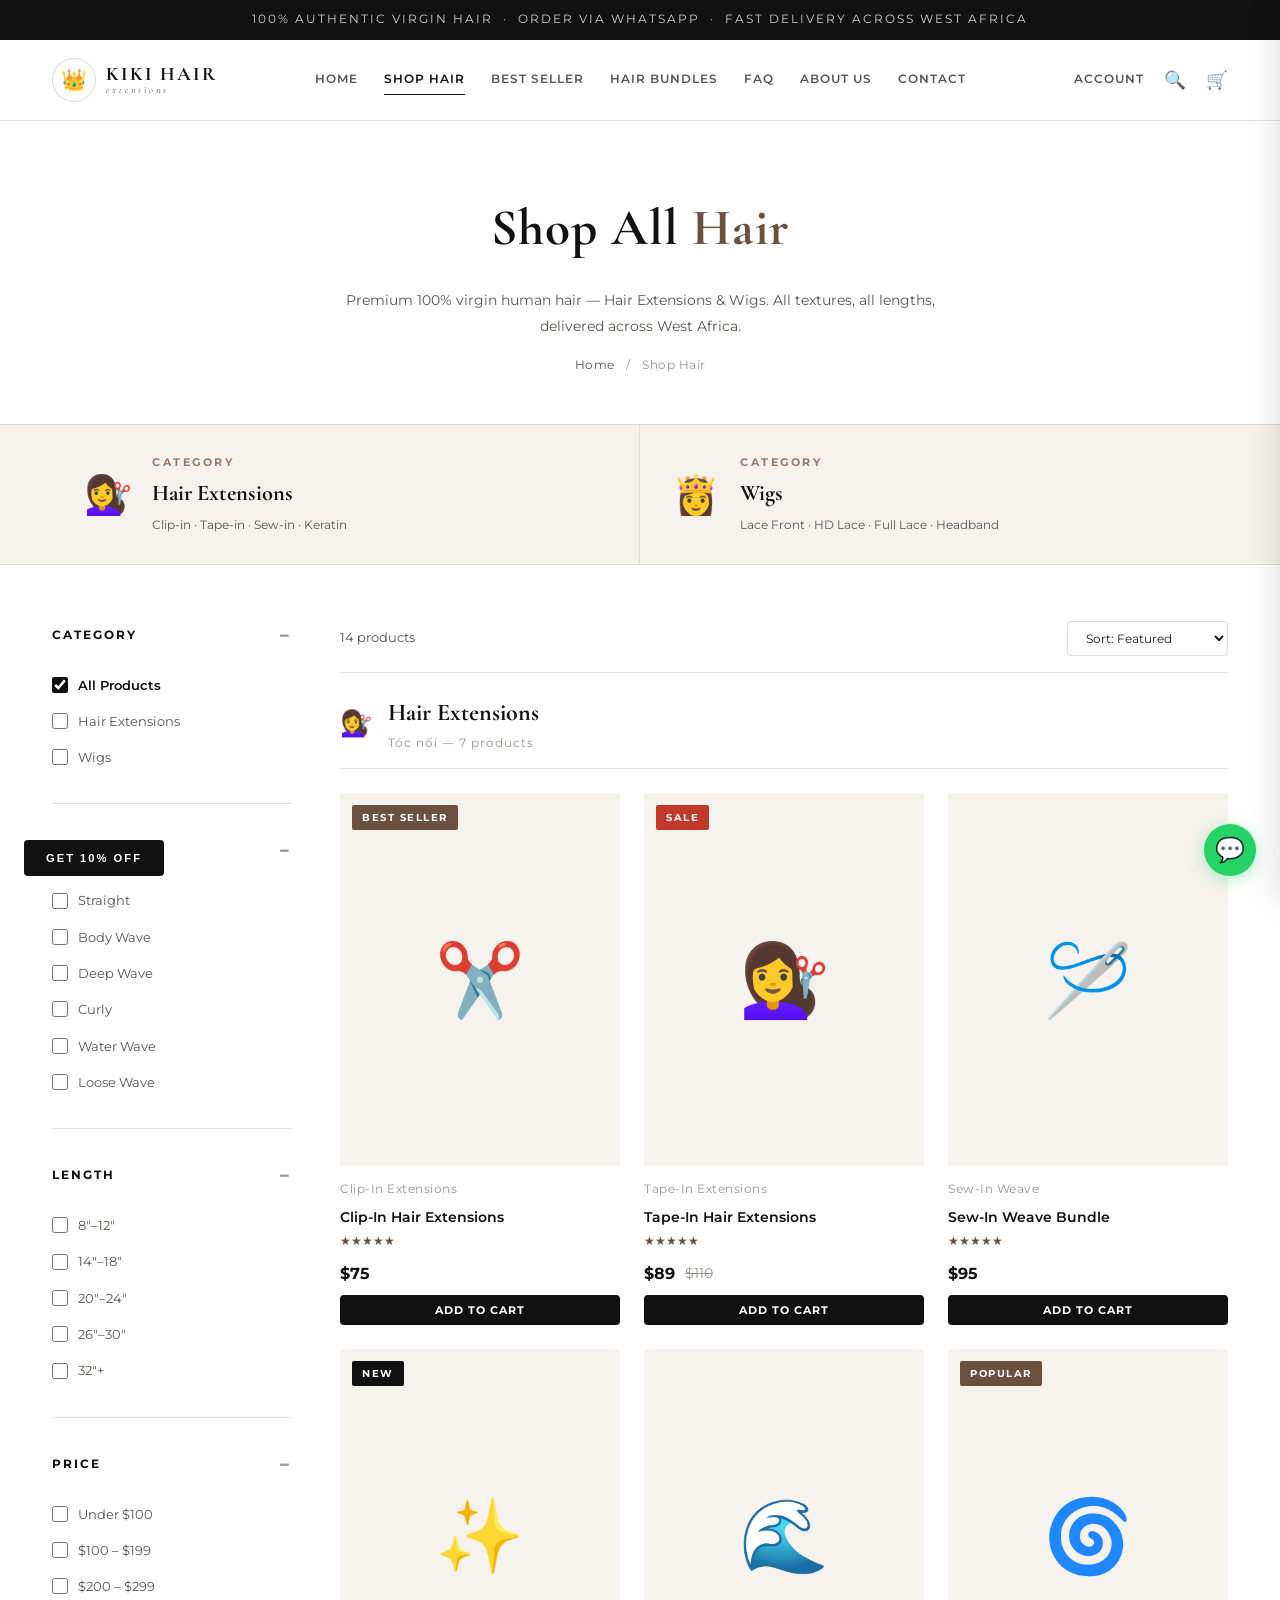
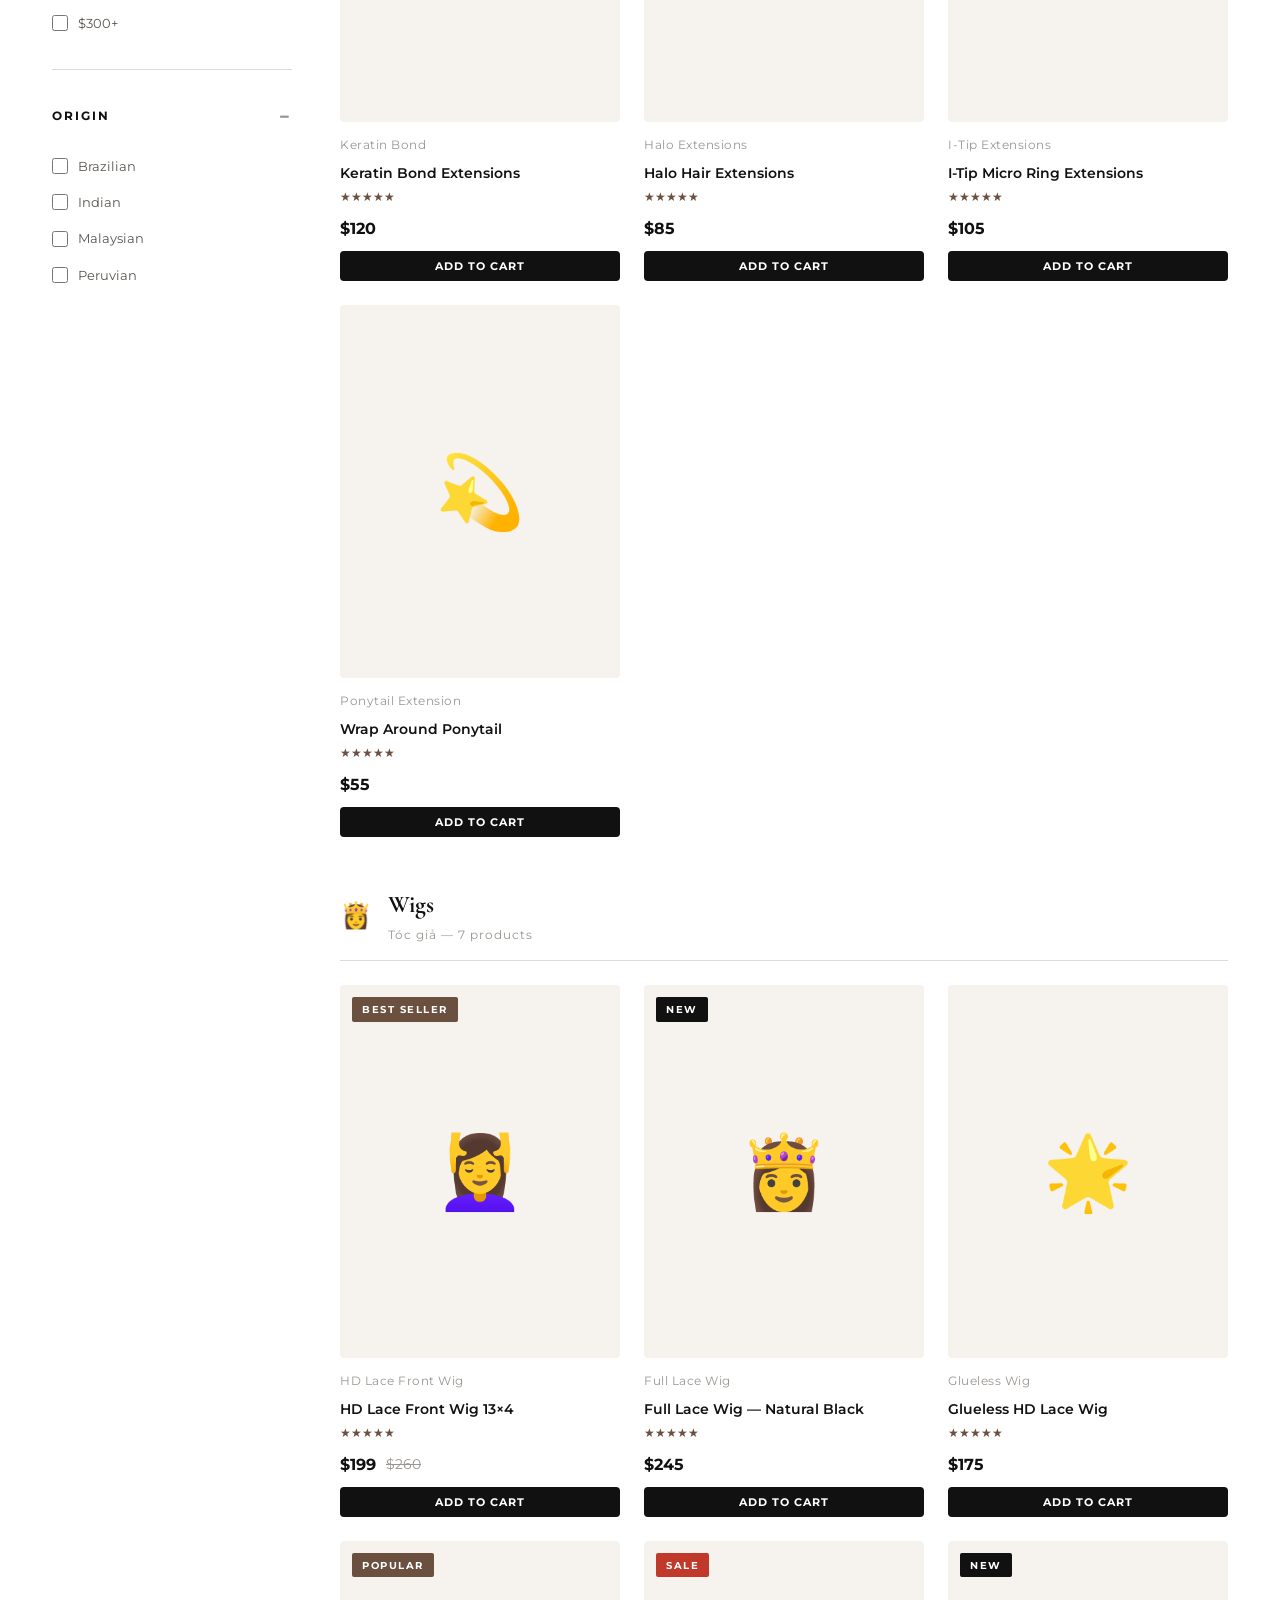
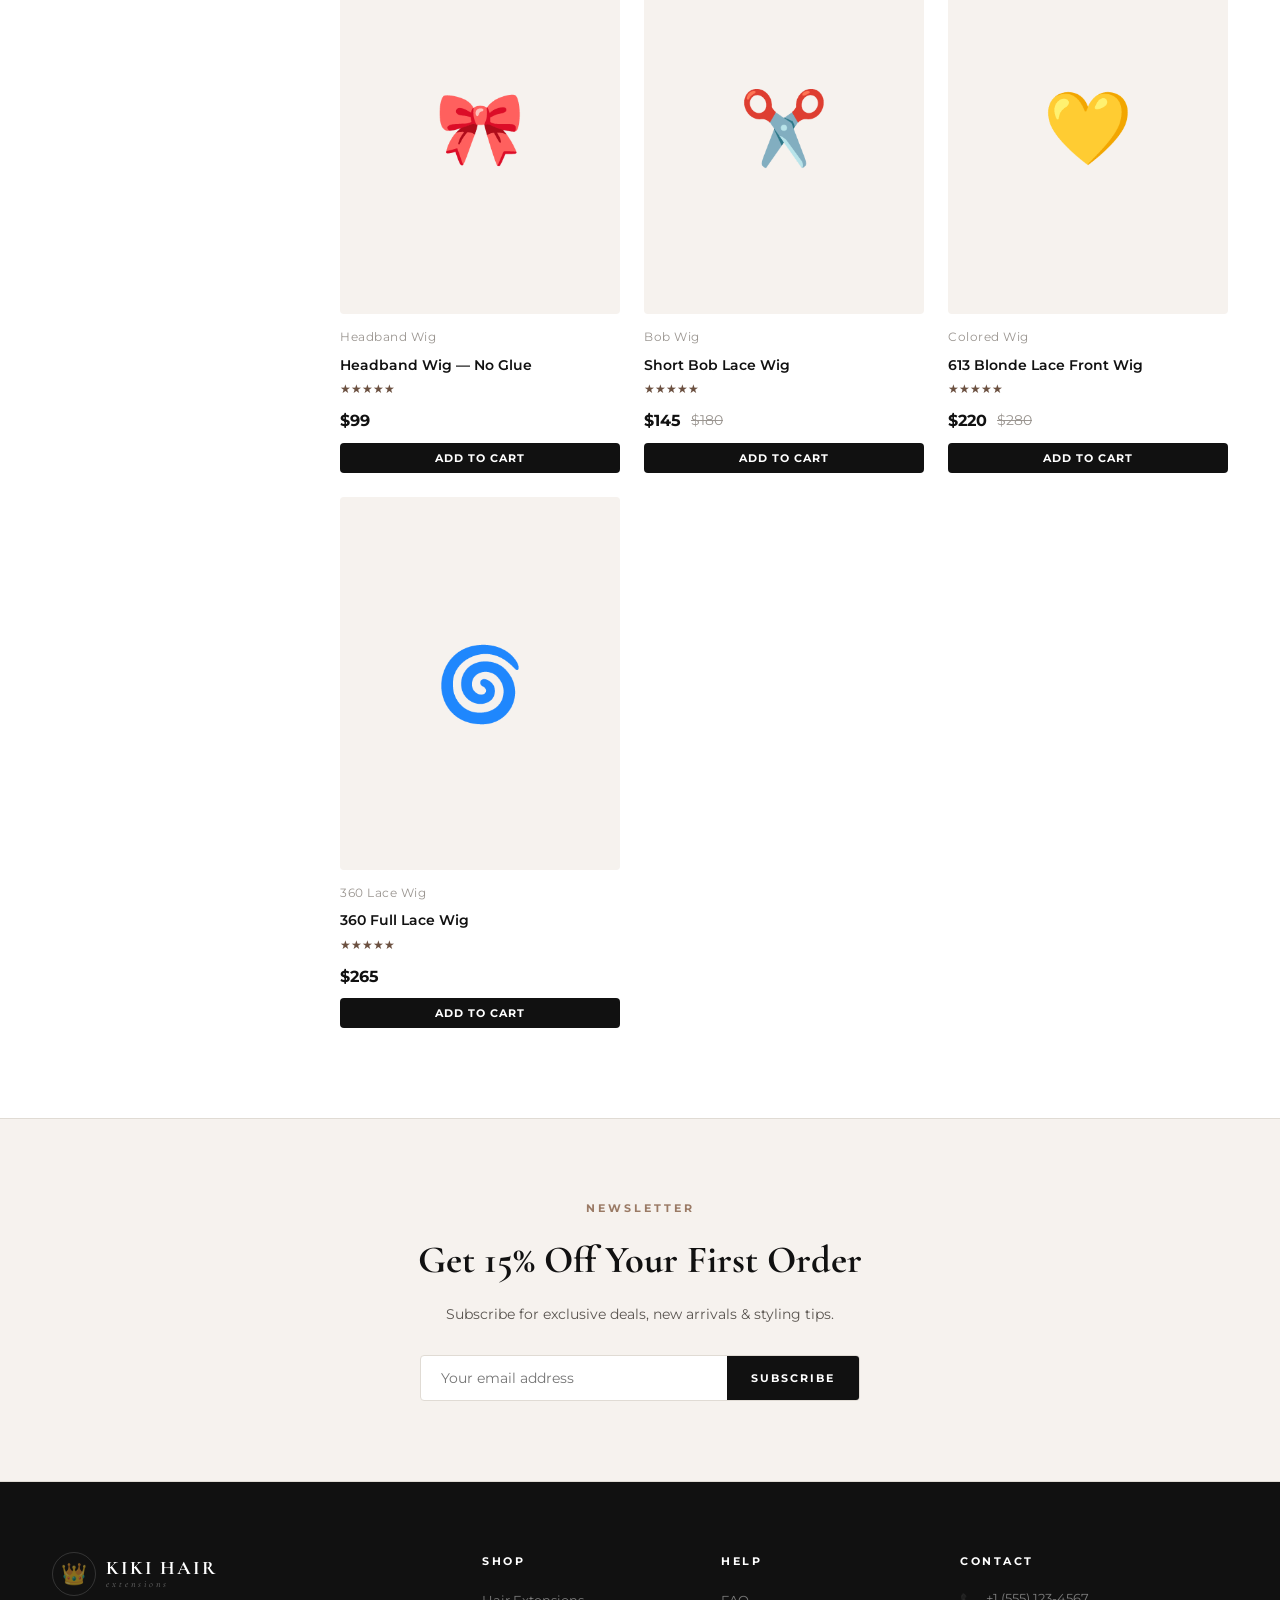
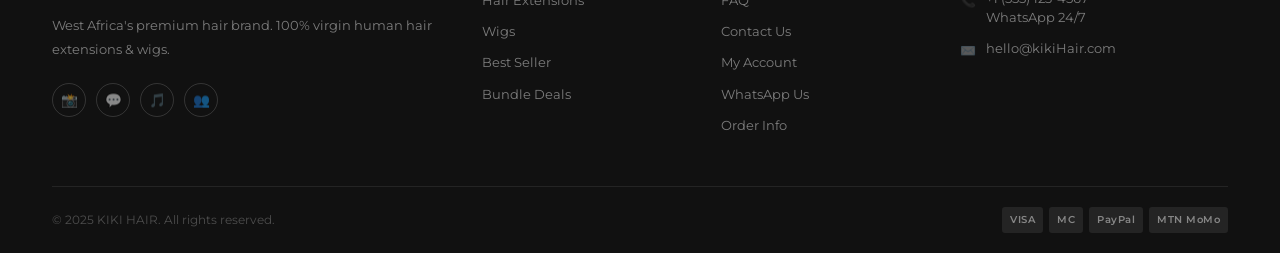
<file: shop.html>
<!DOCTYPE html>
<html lang="en">
<head>
  <meta charset="UTF-8" />
  <meta name="viewport" content="width=device-width, initial-scale=1.0" />
  <title>Shop Hair — KIKI HAIR</title>
  <link rel="preconnect" href="https://fonts.googleapis.com" />
  <link href="https://fonts.googleapis.com/css2?family=Cormorant+Garamond:ital,wght@0,400;0,600;0,700;0,800;1,400;1,600&family=Montserrat:wght@300;400;500;600;700;800&display=swap" rel="stylesheet" />
  <link rel="stylesheet" href="css/style.css" />
</head>
<body>

<div class="top-bar">100% Authentic Virgin Hair &nbsp;·&nbsp; Order via WhatsApp &nbsp;·&nbsp; Fast Delivery Across West Africa</div>

<nav class="navbar">
  <div class="container">
    <div class="nav-inner">
      <a href="index.html" class="logo">
        <div class="logo-icon">👑</div>
        <div class="logo-text"><span class="logo-brand">KIKI HAIR</span><span class="logo-sub">extensions</span></div>
      </a>
      <ul class="nav-links">
        <li><a href="index.html">Home</a></li>
        <li><a href="shop.html" class="active">Shop Hair</a></li>
        <li><a href="best-seller.html">Best Seller</a></li>
        <li><a href="hair-bundles.html">Hair Bundles</a></li>
        <li><a href="faq.html">FAQ</a></li>
        <li><a href="about.html">About Us</a></li>
        <li><a href="contact.html">Contact</a></li>
      </ul>
      <div class="nav-actions">
        <a href="account.html" class="nav-account">Account</a>
        <div class="nav-icon">🔍</div>
        <div class="nav-icon" id="cartIcon" style="cursor:pointer">🛒<span class="cart-badge" style="display:none">0</span></div>
        <div class="hamburger" id="hamburgerBtn"><span></span><span></span><span></span></div>
      </div>
    </div>
  </div>
</nav>

<div class="mobile-overlay" id="mobileOverlay"></div>
<div class="mobile-menu" id="mobileMenu">
  <div class="mobile-menu-close" id="mobileMenuClose">✕</div>
  <a href="index.html">Home</a><a href="shop.html">Shop Hair</a><a href="best-seller.html">Best Seller</a>
  <a href="hair-bundles.html">Hair Bundles</a><a href="faq.html">FAQ</a><a href="about.html">About Us</a>
  <a href="contact.html">Contact</a><a href="account.html">Account</a>
</div>

<div class="cart-overlay" id="cartOverlay"></div>
<div class="cart-sidebar" id="cartSidebar">
  <div class="cart-header"><h3>Shopping Cart</h3><div class="cart-close" id="cartCloseBtn">✕</div></div>
  <div class="cart-items" id="cartItems"><div class="cart-empty"><div class="cart-empty-icon">🛒</div><p>Your cart is empty</p></div></div>
  <div class="cart-footer">
    <div class="cart-subtotal"><span>Subtotal</span><span id="cartTotal">$0</span></div>
    <button class="btn btn-dark" style="width:100%;border-radius:4px;padding:14px;" id="checkoutBtn">Checkout</button>
    <p class="cart-note">Delivered across West Africa 🌍</p>
  </div>
</div>

<!-- PAGE HERO -->
<section class="page-hero">
  <div class="container">
    <div class="page-hero-content">
      <h1>Shop All <span>Hair</span></h1>
      <p>Premium 100% virgin human hair — Hair Extensions & Wigs. All textures, all lengths, delivered across West Africa.</p>
      <div class="breadcrumb"><a href="index.html">Home</a> &nbsp;/&nbsp; <span>Shop Hair</span></div>
    </div>
  </div>
</section>

<!-- CATEGORY BANNER -->
<div style="background:var(--cream);border-bottom:1px solid var(--border);padding:0;">
  <div class="container">
    <div style="display:grid;grid-template-columns:1fr 1fr;">
      <a href="#extensions" style="display:flex;align-items:center;gap:20px;padding:28px 32px;border-right:1px solid var(--border);text-decoration:none;transition:background 0.2s;" onmouseover="this.style.background='var(--light)'" onmouseout="this.style.background='transparent'">
        <div style="font-size:2.4rem;">💇‍♀️</div>
        <div>
          <div style="font-size:0.68rem;letter-spacing:2.5px;text-transform:uppercase;color:var(--accent-light);font-weight:700;margin-bottom:3px;">Category</div>
          <div style="font-family:'Cormorant Garamond',serif;font-size:1.4rem;font-weight:700;color:var(--black);">Hair Extensions</div>
          <div style="font-size:0.78rem;color:var(--text-mid);margin-top:2px;">Clip-in · Tape-in · Sew-in · Keratin</div>
        </div>
      </a>
      <a href="#wigs" style="display:flex;align-items:center;gap:20px;padding:28px 32px;text-decoration:none;transition:background 0.2s;" onmouseover="this.style.background='var(--light)'" onmouseout="this.style.background='transparent'">
        <div style="font-size:2.4rem;">👸</div>
        <div>
          <div style="font-size:0.68rem;letter-spacing:2.5px;text-transform:uppercase;color:var(--accent-light);font-weight:700;margin-bottom:3px;">Category</div>
          <div style="font-family:'Cormorant Garamond',serif;font-size:1.4rem;font-weight:700;color:var(--black);">Wigs</div>
          <div style="font-size:0.78rem;color:var(--text-mid);margin-top:2px;">Lace Front · HD Lace · Full Lace · Headband</div>
        </div>
      </a>
    </div>
  </div>
</div>

<!-- SHOP LAYOUT -->
<section style="padding:56px 0 90px;">
  <div class="container">
    <div class="shop-layout">

      <!-- SIDEBAR -->
      <aside class="sidebar">
        <div class="sidebar-group">
          <div class="sidebar-group-title">Category <span>−</span></div>
          <label class="sidebar-option checked"><input type="checkbox" checked onchange="filterProducts()" data-filter="all" /> All Products</label>
          <label class="sidebar-option"><input type="checkbox" onchange="filterProducts()" data-filter="extensions" /> Hair Extensions</label>
          <label class="sidebar-option"><input type="checkbox" onchange="filterProducts()" data-filter="wigs" /> Wigs</label>
        </div>

        <div class="sidebar-group">
          <div class="sidebar-group-title">Hair Type <span>−</span></div>
          <label class="sidebar-option"><input type="checkbox" /> Straight</label>
          <label class="sidebar-option"><input type="checkbox" /> Body Wave</label>
          <label class="sidebar-option"><input type="checkbox" /> Deep Wave</label>
          <label class="sidebar-option"><input type="checkbox" /> Curly</label>
          <label class="sidebar-option"><input type="checkbox" /> Water Wave</label>
          <label class="sidebar-option"><input type="checkbox" /> Loose Wave</label>
        </div>

        <div class="sidebar-group">
          <div class="sidebar-group-title">Length <span>−</span></div>
          <label class="sidebar-option"><input type="checkbox" /> 8"–12"</label>
          <label class="sidebar-option"><input type="checkbox" /> 14"–18"</label>
          <label class="sidebar-option"><input type="checkbox" /> 20"–24"</label>
          <label class="sidebar-option"><input type="checkbox" /> 26"–30"</label>
          <label class="sidebar-option"><input type="checkbox" /> 32"+</label>
        </div>

        <div class="sidebar-group">
          <div class="sidebar-group-title">Price <span>−</span></div>
          <label class="sidebar-option"><input type="checkbox" /> Under $100</label>
          <label class="sidebar-option"><input type="checkbox" /> $100 – $199</label>
          <label class="sidebar-option"><input type="checkbox" /> $200 – $299</label>
          <label class="sidebar-option"><input type="checkbox" /> $300+</label>
        </div>

        <div class="sidebar-group">
          <div class="sidebar-group-title">Origin <span>−</span></div>
          <label class="sidebar-option"><input type="checkbox" /> Brazilian</label>
          <label class="sidebar-option"><input type="checkbox" /> Indian</label>
          <label class="sidebar-option"><input type="checkbox" /> Malaysian</label>
          <label class="sidebar-option"><input type="checkbox" /> Peruvian</label>
        </div>
      </aside>

      <!-- PRODUCTS -->
      <div>
        <div class="shop-toolbar-right">
          <span class="product-count" id="productCount">14 products</span>
          <select class="sort-select">
            <option>Sort: Featured</option>
            <option>Price: Low to High</option>
            <option>Price: High to Low</option>
            <option>Best Selling</option>
            <option>Newest</option>
          </select>
        </div>

        <!-- HAIR EXTENSIONS -->
        <div id="extensions" style="margin-bottom:48px;">
          <div style="display:flex;align-items:center;gap:16px;margin-bottom:24px;padding-bottom:14px;border-bottom:1px solid var(--border);">
            <div style="font-size:1.6rem;">💇‍♀️</div>
            <div>
              <div style="font-family:'Cormorant Garamond',serif;font-size:1.5rem;font-weight:700;color:var(--black);">Hair Extensions</div>
              <div style="font-size:0.75rem;color:var(--text-light);letter-spacing:1px;">Tóc nối — 7 products</div>
            </div>
          </div>
          <div class="products-grid" id="extensionsGrid">

            <div class="product-card" data-cat="extensions">
              <div class="product-img-wrap">
                <div class="product-img-placeholder">✂️</div>
                <div class="product-badge-wrap"><span class="badge badge-hot">Best Seller</span></div>
                <div class="product-overlay"><button onclick="addToCart('Clip-In Hair Extensions','75','✂️','16 inch')">Add to Cart</button></div>
              </div>
              <div class="product-info">
                <div class="product-category">Clip-In Extensions</div>
                <div class="product-name">Clip-In Hair Extensions</div>
                <div class="product-stars">★★★★★</div>
                <div class="product-price-row"><span class="product-price">$75</span></div>
                <button class="add-cart-btn" onclick="addToCart('Clip-In Hair Extensions','75','✂️','16 inch')">Add to Cart</button>
              </div>
            </div>

            <div class="product-card" data-cat="extensions">
              <div class="product-img-wrap">
                <div class="product-img-placeholder">💇‍♀️</div>
                <div class="product-badge-wrap"><span class="badge badge-sale">Sale</span></div>
                <div class="product-overlay"><button onclick="addToCart('Tape-In Hair Extensions','89','💇‍♀️','18 inch')">Add to Cart</button></div>
              </div>
              <div class="product-info">
                <div class="product-category">Tape-In Extensions</div>
                <div class="product-name">Tape-In Hair Extensions</div>
                <div class="product-stars">★★★★★</div>
                <div class="product-price-row"><span class="product-price">$89</span><span class="old-price">$110</span></div>
                <button class="add-cart-btn" onclick="addToCart('Tape-In Hair Extensions','89','💇‍♀️','18 inch')">Add to Cart</button>
              </div>
            </div>

            <div class="product-card" data-cat="extensions">
              <div class="product-img-wrap">
                <div class="product-img-placeholder">🪡</div>
                <div class="product-overlay"><button onclick="addToCart('Sew-In Weave Bundle','95','🪡','20 inch')">Add to Cart</button></div>
              </div>
              <div class="product-info">
                <div class="product-category">Sew-In Weave</div>
                <div class="product-name">Sew-In Weave Bundle</div>
                <div class="product-stars">★★★★★</div>
                <div class="product-price-row"><span class="product-price">$95</span></div>
                <button class="add-cart-btn" onclick="addToCart('Sew-In Weave Bundle','95','🪡','20 inch')">Add to Cart</button>
              </div>
            </div>

            <div class="product-card" data-cat="extensions">
              <div class="product-img-wrap">
                <div class="product-img-placeholder">✨</div>
                <div class="product-badge-wrap"><span class="badge badge-new">New</span></div>
                <div class="product-overlay"><button onclick="addToCart('Keratin Bond Extensions','120','✨','20 inch')">Add to Cart</button></div>
              </div>
              <div class="product-info">
                <div class="product-category">Keratin Bond</div>
                <div class="product-name">Keratin Bond Extensions</div>
                <div class="product-stars">★★★★★</div>
                <div class="product-price-row"><span class="product-price">$120</span></div>
                <button class="add-cart-btn" onclick="addToCart('Keratin Bond Extensions','120','✨','20 inch')">Add to Cart</button>
              </div>
            </div>

            <div class="product-card" data-cat="extensions">
              <div class="product-img-wrap">
                <div class="product-img-placeholder">🌊</div>
                <div class="product-overlay"><button onclick="addToCart('Halo Hair Extensions','85','🌊','18 inch')">Add to Cart</button></div>
              </div>
              <div class="product-info">
                <div class="product-category">Halo Extensions</div>
                <div class="product-name">Halo Hair Extensions</div>
                <div class="product-stars">★★★★★</div>
                <div class="product-price-row"><span class="product-price">$85</span></div>
                <button class="add-cart-btn" onclick="addToCart('Halo Hair Extensions','85','🌊','18 inch')">Add to Cart</button>
              </div>
            </div>

            <div class="product-card" data-cat="extensions">
              <div class="product-img-wrap">
                <div class="product-img-placeholder">🌀</div>
                <div class="product-badge-wrap"><span class="badge badge-hot">Popular</span></div>
                <div class="product-overlay"><button onclick="addToCart('I-Tip Extensions','105','🌀','22 inch')">Add to Cart</button></div>
              </div>
              <div class="product-info">
                <div class="product-category">I-Tip Extensions</div>
                <div class="product-name">I-Tip Micro Ring Extensions</div>
                <div class="product-stars">★★★★★</div>
                <div class="product-price-row"><span class="product-price">$105</span></div>
                <button class="add-cart-btn" onclick="addToCart('I-Tip Extensions','105','🌀','22 inch')">Add to Cart</button>
              </div>
            </div>

            <div class="product-card" data-cat="extensions">
              <div class="product-img-wrap">
                <div class="product-img-placeholder">💫</div>
                <div class="product-overlay"><button onclick="addToCart('Ponytail Extension','55','💫','20 inch')">Add to Cart</button></div>
              </div>
              <div class="product-info">
                <div class="product-category">Ponytail Extension</div>
                <div class="product-name">Wrap Around Ponytail</div>
                <div class="product-stars">★★★★★</div>
                <div class="product-price-row"><span class="product-price">$55</span></div>
                <button class="add-cart-btn" onclick="addToCart('Ponytail Extension','55','💫','20 inch')">Add to Cart</button>
              </div>
            </div>

          </div>
        </div>

        <!-- WIGS -->
        <div id="wigs">
          <div style="display:flex;align-items:center;gap:16px;margin-bottom:24px;padding-bottom:14px;border-bottom:1px solid var(--border);">
            <div style="font-size:1.6rem;">👸</div>
            <div>
              <div style="font-family:'Cormorant Garamond',serif;font-size:1.5rem;font-weight:700;color:var(--black);">Wigs</div>
              <div style="font-size:0.75rem;color:var(--text-light);letter-spacing:1px;">Tóc giả — 7 products</div>
            </div>
          </div>
          <div class="products-grid" id="wigsGrid">

            <div class="product-card" data-cat="wigs">
              <div class="product-img-wrap">
                <div class="product-img-placeholder">💆‍♀️</div>
                <div class="product-badge-wrap"><span class="badge badge-hot">Best Seller</span></div>
                <div class="product-overlay"><button onclick="addToCart('HD Lace Front Wig','199','💆‍♀️','22 inch')">Add to Cart</button></div>
              </div>
              <div class="product-info">
                <div class="product-category">HD Lace Front Wig</div>
                <div class="product-name">HD Lace Front Wig 13×4</div>
                <div class="product-stars">★★★★★</div>
                <div class="product-price-row"><span class="product-price">$199</span><span class="old-price">$260</span></div>
                <button class="add-cart-btn" onclick="addToCart('HD Lace Front Wig','199','💆‍♀️','22 inch')">Add to Cart</button>
              </div>
            </div>

            <div class="product-card" data-cat="wigs">
              <div class="product-img-wrap">
                <div class="product-img-placeholder">👸</div>
                <div class="product-badge-wrap"><span class="badge badge-new">New</span></div>
                <div class="product-overlay"><button onclick="addToCart('Full Lace Wig','245','👸','24 inch')">Add to Cart</button></div>
              </div>
              <div class="product-info">
                <div class="product-category">Full Lace Wig</div>
                <div class="product-name">Full Lace Wig — Natural Black</div>
                <div class="product-stars">★★★★★</div>
                <div class="product-price-row"><span class="product-price">$245</span></div>
                <button class="add-cart-btn" onclick="addToCart('Full Lace Wig','245','👸','24 inch')">Add to Cart</button>
              </div>
            </div>

            <div class="product-card" data-cat="wigs">
              <div class="product-img-wrap">
                <div class="product-img-placeholder">🌟</div>
                <div class="product-overlay"><button onclick="addToCart('Glueless Lace Wig','175','🌟','20 inch')">Add to Cart</button></div>
              </div>
              <div class="product-info">
                <div class="product-category">Glueless Wig</div>
                <div class="product-name">Glueless HD Lace Wig</div>
                <div class="product-stars">★★★★★</div>
                <div class="product-price-row"><span class="product-price">$175</span></div>
                <button class="add-cart-btn" onclick="addToCart('Glueless Lace Wig','175','🌟','20 inch')">Add to Cart</button>
              </div>
            </div>

            <div class="product-card" data-cat="wigs">
              <div class="product-img-wrap">
                <div class="product-img-placeholder">🎀</div>
                <div class="product-badge-wrap"><span class="badge badge-hot">Popular</span></div>
                <div class="product-overlay"><button onclick="addToCart('Headband Wig','99','🎀','18 inch')">Add to Cart</button></div>
              </div>
              <div class="product-info">
                <div class="product-category">Headband Wig</div>
                <div class="product-name">Headband Wig — No Glue</div>
                <div class="product-stars">★★★★★</div>
                <div class="product-price-row"><span class="product-price">$99</span></div>
                <button class="add-cart-btn" onclick="addToCart('Headband Wig','99','🎀','18 inch')">Add to Cart</button>
              </div>
            </div>

            <div class="product-card" data-cat="wigs">
              <div class="product-img-wrap">
                <div class="product-img-placeholder">✂️</div>
                <div class="product-badge-wrap"><span class="badge badge-sale">Sale</span></div>
                <div class="product-overlay"><button onclick="addToCart('Bob Lace Wig','145','✂️','12 inch')">Add to Cart</button></div>
              </div>
              <div class="product-info">
                <div class="product-category">Bob Wig</div>
                <div class="product-name">Short Bob Lace Wig</div>
                <div class="product-stars">★★★★★</div>
                <div class="product-price-row"><span class="product-price">$145</span><span class="old-price">$180</span></div>
                <button class="add-cart-btn" onclick="addToCart('Bob Lace Wig','145','✂️','12 inch')">Add to Cart</button>
              </div>
            </div>

            <div class="product-card" data-cat="wigs">
              <div class="product-img-wrap">
                <div class="product-img-placeholder">💛</div>
                <div class="product-badge-wrap"><span class="badge badge-new">New</span></div>
                <div class="product-overlay"><button onclick="addToCart('613 Blonde Lace Wig','220','💛','20 inch')">Add to Cart</button></div>
              </div>
              <div class="product-info">
                <div class="product-category">Colored Wig</div>
                <div class="product-name">613 Blonde Lace Front Wig</div>
                <div class="product-stars">★★★★★</div>
                <div class="product-price-row"><span class="product-price">$220</span><span class="old-price">$280</span></div>
                <button class="add-cart-btn" onclick="addToCart('613 Blonde Lace Wig','220','💛','20 inch')">Add to Cart</button>
              </div>
            </div>

            <div class="product-card" data-cat="wigs">
              <div class="product-img-wrap">
                <div class="product-img-placeholder">🌀</div>
                <div class="product-overlay"><button onclick="addToCart('360 Lace Wig','265','🌀','24 inch')">Add to Cart</button></div>
              </div>
              <div class="product-info">
                <div class="product-category">360 Lace Wig</div>
                <div class="product-name">360 Full Lace Wig</div>
                <div class="product-stars">★★★★★</div>
                <div class="product-price-row"><span class="product-price">$265</span></div>
                <button class="add-cart-btn" onclick="addToCart('360 Lace Wig','265','🌀','24 inch')">Add to Cart</button>
              </div>
            </div>

          </div>
        </div>

      </div>
    </div>
  </div>
</section>

<section class="newsletter">
  <div class="container">
    <span class="section-label" style="display:block;text-align:center;">Newsletter</span>
    <h2>Get 15% Off Your First Order</h2>
    <p>Subscribe for exclusive deals, new arrivals & styling tips.</p>
    <form class="newsletter-form" onsubmit="showToast('✓ Subscribed! Welcome to the KIKI HAIR family.');this.reset();return false;">
      <input type="email" placeholder="Your email address" required />
      <button type="submit">Subscribe</button>
    </form>
  </div>
</section>

<footer>
  <div class="container">
    <div class="footer-grid">
      <div class="footer-brand">
        <div class="logo" style="margin-bottom:0;"><div class="logo-icon" style="border-color:rgba(255,255,255,0.15);color:rgba(255,255,255,0.5);">👑</div><div class="logo-text"><span class="logo-brand">KIKI HAIR</span><span class="logo-sub">extensions</span></div></div>
        <p>West Africa's premium hair brand. 100% virgin human hair extensions & wigs.</p>
        <div class="social-links"><a href="#" class="social-link">📸</a><a href="#" class="social-link">💬</a><a href="#" class="social-link">🎵</a><a href="#" class="social-link">👥</a></div>
      </div>
      <div class="footer-col">
        <h4>Shop</h4>
        <div class="footer-links">
          <a href="shop.html#extensions">Hair Extensions</a>
          <a href="shop.html#wigs">Wigs</a>
          <a href="best-seller.html">Best Seller</a>
          <a href="hair-bundles.html">Bundle Deals</a>
        </div>
      </div>
      <div class="footer-col"><h4>Help</h4><div class="footer-links"><a href="faq.html">FAQ</a><a href="contact.html">Contact Us</a><a href="account.html">My Account</a><a href="contact.html">WhatsApp Us</a><a href="faq.html">Order Info</a></div></div>
      <div class="footer-col"><h4>Contact</h4>
        <div class="footer-contact-item"><span class="footer-contact-icon">📞</span><span>+1 (555) 123-4567<br>WhatsApp 24/7</span></div>
        <div class="footer-contact-item"><span class="footer-contact-icon">✉️</span><span>hello@kikiHair.com</span></div>
      </div>
    </div>
  </div>
  <div class="container"><div class="footer-bottom"><p>© 2025 KIKI HAIR. All rights reserved.</p><div class="payment-icons"><span class="payment-icon">VISA</span><span class="payment-icon">MC</span><span class="payment-icon">PayPal</span><span class="payment-icon">MTN MoMo</span></div></div></div>
</footer>

<button class="promo-sticky" onclick="document.querySelector('.newsletter').scrollIntoView({behavior:'smooth'})">Get 10% Off</button>
<a href="https://wa.me/15551234567" class="whatsapp-float" target="_blank">💬</a>
<div id="toast" class="toast"></div>
<script src="js/main.js"></script>
</body>
</html>
</file>
<file: css/style.css>
/* ===== ROOT ===== */
:root {
  --white: #ffffff;
  --off-white: #fafaf8;
  --cream: #f6f2ee;
  --light: #ede8e2;
  --border: #e0dbd4;
  --border-light: #ece8e3;
  --text: #1c1c1c;
  --text-mid: #5a5550;
  --text-light: #9a9590;
  --accent: #6b5040;
  --accent-light: #9a7a65;
  --black: #111111;
  --red: #c0392b;
  --shadow-sm: 0 1px 4px rgba(0,0,0,0.06);
  --shadow: 0 4px 20px rgba(0,0,0,0.08);
  --shadow-hover: 0 8px 32px rgba(0,0,0,0.12);
  --radius: 4px;
  --radius-md: 8px;
  --radius-lg: 12px;
  --transition: all 0.25s ease;
}

/* ===== RESET ===== */
*, *::before, *::after { margin: 0; padding: 0; box-sizing: border-box; }
html { scroll-behavior: smooth; }
body { font-family: 'Montserrat', sans-serif; color: var(--text); background: var(--white); line-height: 1.7; font-size: 15px; }
a { text-decoration: none; color: inherit; transition: var(--transition); }
img { max-width: 100%; display: block; }
ul { list-style: none; }

.container { max-width: 1240px; margin: 0 auto; padding: 0 32px; }

/* ===== TOP BAR ===== */
.top-bar {
  background: var(--black);
  color: rgba(255,255,255,0.8);
  text-align: center;
  padding: 10px 24px;
  font-size: 0.72rem;
  letter-spacing: 2px;
  text-transform: uppercase;
}

/* ===== NAVBAR ===== */
.navbar {
  position: sticky;
  top: 0;
  z-index: 1000;
  background: var(--white);
  border-bottom: 1px solid var(--border);
}
.nav-inner {
  display: grid;
  grid-template-columns: 1fr auto 1fr;
  align-items: center;
  height: 80px;
  gap: 20px;
}
/* LOGO */
.logo {
  display: flex;
  align-items: center;
  gap: 10px;
  justify-self: start;
  text-decoration: none;
}
.logo-icon {
  width: 44px;
  height: 44px;
  border: 1.5px solid var(--border);
  border-radius: 50%;
  display: flex;
  align-items: center;
  justify-content: center;
  font-size: 1.3rem;
  color: var(--accent);
  flex-shrink: 0;
}
.logo-text { display: flex; flex-direction: column; line-height: 1.1; }
.logo-brand {
  font-family: 'Cormorant Garamond', serif;
  font-size: 1.2rem;
  font-weight: 700;
  color: var(--black);
  letter-spacing: 2px;
  text-transform: uppercase;
}
.logo-sub {
  font-size: 0.6rem;
  letter-spacing: 3px;
  text-transform: lowercase;
  color: var(--accent);
  font-family: 'Cormorant Garamond', serif;
  font-style: italic;
  font-weight: 400;
}
/* NAV CENTER */
.nav-links {
  display: flex;
  align-items: center;
  gap: 2px;
  justify-self: center;
}
.nav-links li a {
  font-size: 0.72rem;
  font-weight: 600;
  letter-spacing: 1px;
  text-transform: uppercase;
  color: var(--text-mid);
  padding: 10px 12px;
  position: relative;
  display: block;
  transition: var(--transition);
}
.nav-links li a:hover { color: var(--black); }
.nav-links li a.active { color: var(--black); }
.nav-links li a.active::after {
  content: '';
  position: absolute;
  bottom: 4px;
  left: 12px;
  right: 12px;
  height: 1.5px;
  background: var(--black);
}
/* NAV RIGHT */
.nav-actions {
  display: flex;
  align-items: center;
  gap: 20px;
  justify-self: end;
}
.nav-account {
  font-size: 0.72rem;
  font-weight: 600;
  letter-spacing: 1px;
  text-transform: uppercase;
  color: var(--text-mid);
  transition: var(--transition);
}
.nav-account:hover { color: var(--black); }
.nav-icon {
  cursor: pointer;
  font-size: 1.1rem;
  color: var(--text-mid);
  transition: var(--transition);
  position: relative;
  line-height: 1;
}
.nav-icon:hover { color: var(--black); }
.cart-badge {
  position: absolute;
  top: -7px;
  right: -8px;
  background: var(--black);
  color: white;
  font-size: 0.58rem;
  width: 16px;
  height: 16px;
  border-radius: 50%;
  display: flex;
  align-items: center;
  justify-content: center;
  font-weight: 700;
}
.hamburger { display: none; flex-direction: column; gap: 5px; cursor: pointer; }
.hamburger span { display: block; width: 22px; height: 1.5px; background: var(--text); }

/* ===== BUTTONS ===== */
.btn {
  display: inline-block;
  padding: 12px 30px;
  font-size: 0.72rem;
  font-weight: 700;
  letter-spacing: 2px;
  text-transform: uppercase;
  cursor: pointer;
  transition: var(--transition);
  border: 1.5px solid transparent;
  border-radius: var(--radius);
  font-family: 'Montserrat', sans-serif;
}
.btn-dark {
  background: var(--black);
  color: var(--white);
  border-color: var(--black);
}
.btn-dark:hover { background: #333; color: var(--white); }
.btn-outline {
  background: transparent;
  border-color: var(--black);
  color: var(--black);
}
.btn-outline:hover { background: var(--black); color: var(--white); }
.btn-outline-light {
  background: transparent;
  border-color: rgba(255,255,255,0.5);
  color: var(--white);
}
.btn-outline-light:hover { background: var(--white); color: var(--black); }
/* Keep btn-gold as alias for btn-dark */
.btn-gold { background: var(--black); color: var(--white); border-color: var(--black); }
.btn-gold:hover { background: #333; color: var(--white); }

/* ===== PAGE HERO (inner pages) ===== */
.page-hero {
  background: var(--white);
  padding: 64px 0 48px;
  text-align: center;
  border-bottom: 1px solid var(--border);
}
.page-hero h1 {
  font-family: 'Cormorant Garamond', serif;
  font-size: 3.2rem;
  font-weight: 700;
  color: var(--black);
  margin-bottom: 16px;
  letter-spacing: 1px;
}
.page-hero h1 span { color: var(--accent); }
.page-hero p {
  color: var(--text-mid);
  font-size: 0.9rem;
  max-width: 600px;
  margin: 0 auto 16px;
  line-height: 1.8;
}
.breadcrumb {
  display: flex;
  align-items: center;
  justify-content: center;
  gap: 8px;
  font-size: 0.75rem;
  color: var(--text-light);
  letter-spacing: 0.5px;
}
.breadcrumb a { color: var(--text-mid); }
.breadcrumb a:hover { color: var(--black); }
.breadcrumb span { color: var(--text-light); }

/* ===== SECTION UTILS ===== */
.section-label {
  font-size: 0.68rem;
  letter-spacing: 3px;
  text-transform: uppercase;
  color: var(--accent-light);
  font-weight: 700;
  margin-bottom: 10px;
  display: block;
}
.section-title {
  font-family: 'Cormorant Garamond', serif;
  font-size: 2.6rem;
  font-weight: 700;
  color: var(--black);
  line-height: 1.2;
  margin-bottom: 12px;
}
.section-desc {
  color: var(--text-mid);
  font-size: 0.88rem;
  line-height: 1.8;
  max-width: 540px;
  margin-bottom: 32px;
}
.divider {
  width: 40px;
  height: 1.5px;
  background: var(--accent-light);
  margin-bottom: 20px;
}

/* ===== HERO ===== */
.hero {
  min-height: 85vh;
  display: grid;
  grid-template-columns: 1fr 1fr;
  overflow: hidden;
}
.hero-content {
  display: flex;
  flex-direction: column;
  justify-content: center;
  padding: 80px 64px 80px 80px;
  background: var(--cream);
}
.hero-label {
  font-size: 0.68rem;
  letter-spacing: 3.5px;
  text-transform: uppercase;
  color: var(--accent-light);
  font-weight: 700;
  margin-bottom: 18px;
  display: block;
}
.hero h1 {
  font-family: 'Cormorant Garamond', serif;
  font-size: 4.2rem;
  font-weight: 700;
  color: var(--black);
  line-height: 1.1;
  margin-bottom: 20px;
  letter-spacing: -0.5px;
}
.hero h1 em {
  font-style: italic;
  color: var(--accent);
}
.hero-desc {
  color: var(--text-mid);
  font-size: 0.9rem;
  line-height: 1.85;
  margin-bottom: 36px;
  max-width: 440px;
}
.hero-btns { display: flex; gap: 12px; flex-wrap: wrap; }
.hero-stats {
  display: flex;
  gap: 36px;
  margin-top: 48px;
  padding-top: 32px;
  border-top: 1px solid var(--border);
}
.stat-item {}
.stat-number {
  font-family: 'Cormorant Garamond', serif;
  font-size: 1.9rem;
  font-weight: 700;
  color: var(--black);
  line-height: 1;
}
.stat-label {
  font-size: 0.68rem;
  text-transform: uppercase;
  letter-spacing: 1.5px;
  color: var(--text-light);
  margin-top: 4px;
}
.hero-visual {
  background: var(--light);
  display: flex;
  align-items: center;
  justify-content: center;
  position: relative;
  overflow: hidden;
  flex-direction: column;
  gap: 0;
}
.hero-visual-grid {
  display: grid;
  grid-template-columns: 1fr 1fr;
  grid-template-rows: 1fr 1fr;
  height: 100%;
  width: 100%;
}
.hero-img-cell {
  background: var(--light);
  display: flex;
  align-items: center;
  justify-content: center;
  font-size: 4rem;
  position: relative;
  overflow: hidden;
  border: 0.5px solid var(--border);
}
.hero-img-cell:nth-child(1) { background: #e8e2db; }
.hero-img-cell:nth-child(2) { background: #ddd7d0; }
.hero-img-cell:nth-child(3) { background: #d5cfc7; }
.hero-img-cell:nth-child(4) { background: #e2dcd5; }
.hero-img-label {
  position: absolute;
  bottom: 14px;
  left: 14px;
  background: var(--white);
  padding: 5px 12px;
  font-size: 0.62rem;
  letter-spacing: 1.5px;
  text-transform: uppercase;
  font-weight: 700;
  color: var(--black);
  border-radius: 2px;
}

/* ===== MARQUEE ===== */
.marquee-section {
  background: var(--black);
  padding: 12px 0;
  overflow: hidden;
}
.marquee-track {
  display: flex;
  animation: marquee 24s linear infinite;
  white-space: nowrap;
}
.marquee-item {
  display: inline-flex;
  align-items: center;
  gap: 20px;
  padding: 0 28px;
  font-size: 0.68rem;
  font-weight: 700;
  letter-spacing: 2.5px;
  text-transform: uppercase;
  color: rgba(255,255,255,0.75);
}
.marquee-sep { color: rgba(255,255,255,0.25); font-size: 0.5rem; }
@keyframes marquee { 0% { transform: translateX(0); } 100% { transform: translateX(-50%); } }

/* ===== FEATURES ===== */
.features {
  padding: 80px 0;
  background: var(--white);
  border-top: 1px solid var(--border);
  border-bottom: 1px solid var(--border);
}
.features-grid {
  display: grid;
  grid-template-columns: repeat(4, 1fr);
  gap: 0;
}
.feature-card {
  padding: 40px 32px;
  border-right: 1px solid var(--border);
  text-align: center;
}
.feature-card:last-child { border-right: none; }
.feature-icon { font-size: 2rem; margin-bottom: 14px; }
.feature-card h3 {
  font-family: 'Cormorant Garamond', serif;
  font-size: 1.1rem;
  font-weight: 700;
  color: var(--black);
  margin-bottom: 8px;
}
.feature-card p { font-size: 0.82rem; color: var(--text-mid); line-height: 1.7; }

/* ===== PRODUCTS SECTION ===== */
.products-section { padding: 80px 0; }

/* Products with Sidebar */
.shop-layout {
  display: grid;
  grid-template-columns: 240px 1fr;
  gap: 48px;
  align-items: start;
}

/* SIDEBAR */
.sidebar { position: sticky; top: 100px; }
.sidebar-group { margin-bottom: 32px; border-bottom: 1px solid var(--border); padding-bottom: 28px; }
.sidebar-group:last-child { border-bottom: none; }
.sidebar-group-title {
  font-size: 0.72rem;
  font-weight: 700;
  letter-spacing: 2px;
  text-transform: uppercase;
  color: var(--black);
  margin-bottom: 16px;
  display: flex;
  align-items: center;
  justify-content: space-between;
  cursor: pointer;
}
.sidebar-group-title span { font-size: 1.1rem; color: var(--text-light); }
.sidebar-option {
  display: flex;
  align-items: center;
  gap: 10px;
  padding: 7px 0;
  cursor: pointer;
  font-size: 0.82rem;
  color: var(--text-mid);
  transition: var(--transition);
}
.sidebar-option:hover { color: var(--black); }
.sidebar-option input[type="checkbox"] {
  width: 16px;
  height: 16px;
  accent-color: var(--black);
  cursor: pointer;
  flex-shrink: 0;
}
.sidebar-option.checked { color: var(--black); font-weight: 600; }

/* ACTIVE FILTER TAGS */
.filter-tags {
  display: flex;
  align-items: center;
  gap: 8px;
  flex-wrap: wrap;
  margin-bottom: 24px;
}
.filter-tag {
  display: flex;
  align-items: center;
  gap: 6px;
  padding: 6px 14px;
  border: 1px solid var(--border);
  border-radius: 20px;
  font-size: 0.75rem;
  font-weight: 600;
  color: var(--text);
  background: var(--white);
  cursor: pointer;
  transition: var(--transition);
}
.filter-tag:hover { border-color: var(--black); }
.filter-tag .tag-x { color: var(--text-light); font-size: 0.8rem; }
.filter-clear {
  font-size: 0.75rem;
  text-decoration: underline;
  color: var(--text-mid);
  cursor: pointer;
}
.filter-clear:hover { color: var(--black); }

/* Product Toolbar */
.shop-toolbar-right {
  display: flex;
  align-items: center;
  justify-content: space-between;
  margin-bottom: 20px;
  padding-bottom: 16px;
  border-bottom: 1px solid var(--border);
}
.product-count { font-size: 0.8rem; color: var(--text-mid); }
.sort-select {
  padding: 8px 14px;
  border: 1px solid var(--border);
  border-radius: var(--radius);
  font-family: 'Montserrat', sans-serif;
  font-size: 0.78rem;
  background: var(--white);
  cursor: pointer;
  outline: none;
  color: var(--text);
}

/* PRODUCT CARDS */
.products-grid {
  display: grid;
  grid-template-columns: repeat(3, 1fr);
  gap: 24px;
}
.products-grid-4 { grid-template-columns: repeat(4, 1fr); }

.product-card {
  position: relative;
  cursor: pointer;
}
.product-card:hover .product-img-wrap img { transform: scale(1.04); }
.product-card:hover .product-overlay { opacity: 1; }

.product-img-wrap {
  position: relative;
  overflow: hidden;
  border-radius: var(--radius);
  background: var(--cream);
  margin-bottom: 14px;
  aspect-ratio: 3/4;
}
.product-img-wrap img {
  width: 100%;
  height: 100%;
  object-fit: cover;
  transition: transform 0.5s ease;
}
.product-img-placeholder {
  width: 100%;
  height: 100%;
  display: flex;
  align-items: center;
  justify-content: center;
  font-size: 4.5rem;
  background: var(--cream);
}
.product-badge-wrap {
  position: absolute;
  top: 12px;
  left: 12px;
  display: flex;
  flex-direction: column;
  gap: 5px;
  z-index: 2;
}
.badge {
  display: inline-block;
  padding: 4px 10px;
  font-size: 0.62rem;
  font-weight: 700;
  letter-spacing: 1.5px;
  text-transform: uppercase;
  border-radius: 2px;
}
.badge-sale { background: var(--red); color: var(--white); }
.badge-new { background: var(--black); color: var(--white); }
.badge-hot { background: var(--accent); color: var(--white); }

.product-overlay {
  position: absolute;
  inset: 0;
  background: rgba(0,0,0,0.35);
  display: flex;
  align-items: flex-end;
  padding: 20px;
  opacity: 0;
  transition: opacity 0.3s ease;
  z-index: 3;
}
.product-overlay button {
  width: 100%;
  padding: 12px;
  background: var(--white);
  color: var(--black);
  border: none;
  font-family: 'Montserrat', sans-serif;
  font-size: 0.72rem;
  font-weight: 700;
  letter-spacing: 1.5px;
  text-transform: uppercase;
  cursor: pointer;
  transition: var(--transition);
  border-radius: var(--radius);
}
.product-overlay button:hover { background: var(--black); color: var(--white); }

.product-info {}
.product-name {
  font-size: 0.9rem;
  font-weight: 600;
  color: var(--black);
  margin-bottom: 4px;
  line-height: 1.35;
}
.product-category {
  font-size: 0.72rem;
  color: var(--text-light);
  margin-bottom: 8px;
  letter-spacing: 0.5px;
}
.product-stars { color: var(--accent); font-size: 0.75rem; margin-bottom: 6px; }
.product-reviews { font-size: 0.7rem; color: var(--text-light); }
.product-price-row {
  display: flex;
  align-items: center;
  gap: 10px;
  margin-top: 8px;
}
.product-price {
  font-size: 1rem;
  font-weight: 700;
  color: var(--black);
}
.old-price {
  font-size: 0.85rem;
  color: var(--text-light);
  text-decoration: line-through;
  font-weight: 400;
}

/* Add to cart inline btn */
.add-cart-btn {
  background: var(--black);
  color: var(--white);
  border: none;
  padding: 8px 16px;
  border-radius: var(--radius);
  font-size: 0.68rem;
  font-family: 'Montserrat', sans-serif;
  font-weight: 700;
  letter-spacing: 1px;
  text-transform: uppercase;
  cursor: pointer;
  transition: var(--transition);
  margin-top: 8px;
  display: inline-block;
  width: 100%;
  text-align: center;
}
.add-cart-btn:hover { background: #333; }

/* ===== SECTION HEADER ===== */
.section-header {
  display: flex;
  align-items: flex-end;
  justify-content: space-between;
  margin-bottom: 48px;
}
.section-header-left {}
.view-all-link {
  font-size: 0.72rem;
  font-weight: 700;
  letter-spacing: 1.5px;
  text-transform: uppercase;
  color: var(--black);
  border-bottom: 1.5px solid var(--black);
  padding-bottom: 2px;
  transition: var(--transition);
  flex-shrink: 0;
  margin-bottom: 8px;
}
.view-all-link:hover { color: var(--accent); border-color: var(--accent); }

/* ===== BANNER / CTA ===== */
.banner-section {
  padding: 0;
  background: var(--black);
  display: grid;
  grid-template-columns: 1fr 1fr;
  min-height: 500px;
}
.banner-content {
  padding: 80px 70px 80px 80px;
  display: flex;
  flex-direction: column;
  justify-content: center;
}
.banner-content .section-label { color: rgba(255,255,255,0.45); }
.banner-content .section-title { color: var(--white); font-size: 3rem; }
.banner-content .section-title em { font-style: italic; color: rgba(255,255,255,0.55); }
.banner-content p { color: rgba(255,255,255,0.6); font-size: 0.88rem; line-height: 1.85; margin-bottom: 28px; }
.banner-features { display: flex; flex-direction: column; gap: 10px; margin-bottom: 32px; }
.banner-feature {
  display: flex;
  align-items: center;
  gap: 10px;
  font-size: 0.82rem;
  color: rgba(255,255,255,0.7);
}
.banner-feature-dot { width: 4px; height: 4px; background: rgba(255,255,255,0.4); border-radius: 50%; flex-shrink: 0; }
.banner-visual {
  display: grid;
  grid-template-columns: 1fr 1fr;
}
.banner-cell {
  display: flex;
  flex-direction: column;
  align-items: center;
  justify-content: center;
  padding: 36px 24px;
  border-left: 1px solid rgba(255,255,255,0.06);
  border-bottom: 1px solid rgba(255,255,255,0.06);
  text-align: center;
  transition: var(--transition);
}
.banner-cell:hover { background: rgba(255,255,255,0.04); }
.banner-cell-icon { font-size: 2.2rem; margin-bottom: 10px; }
.banner-cell h4 { font-size: 0.88rem; color: var(--white); font-weight: 600; margin-bottom: 4px; }
.banner-cell p { font-size: 0.75rem; color: rgba(255,255,255,0.4); margin: 0; }

/* ===== TESTIMONIALS ===== */
.testimonials { padding: 90px 0; background: var(--off-white); }
.testimonials-grid { display: grid; grid-template-columns: repeat(3, 1fr); gap: 2px; margin-top: 52px; }
.testimonial-card {
  background: var(--white);
  padding: 40px 34px;
  border: 1px solid var(--border);
  transition: var(--transition);
}
.testimonial-card:hover { box-shadow: var(--shadow); }
.testimonial-stars { color: #c9a84c; font-size: 0.82rem; margin-bottom: 16px; letter-spacing: 2px; }
.testimonial-text {
  font-family: 'Cormorant Garamond', serif;
  font-size: 1.05rem;
  color: var(--text);
  line-height: 1.75;
  margin-bottom: 24px;
  font-style: italic;
}
.testimonial-author { display: flex; align-items: center; gap: 12px; }
.author-avatar {
  width: 40px;
  height: 40px;
  border-radius: 50%;
  background: var(--light);
  border: 1px solid var(--border);
  display: flex;
  align-items: center;
  justify-content: center;
  font-size: 1rem;
  font-weight: 700;
  color: var(--accent);
  font-family: 'Cormorant Garamond', serif;
  flex-shrink: 0;
}
.author-name { font-size: 0.82rem; font-weight: 700; color: var(--black); }
.author-location { font-size: 0.72rem; color: var(--text-light); }

/* ===== NEWSLETTER ===== */
.newsletter {
  padding: 80px 0;
  background: var(--cream);
  text-align: center;
  border-top: 1px solid var(--border);
  border-bottom: 1px solid var(--border);
}
.newsletter h2 {
  font-family: 'Cormorant Garamond', serif;
  font-size: 2.4rem;
  font-weight: 700;
  color: var(--black);
  margin-bottom: 10px;
}
.newsletter p { color: var(--text-mid); font-size: 0.88rem; margin-bottom: 28px; }
.newsletter-form {
  display: flex;
  max-width: 440px;
  margin: 0 auto;
  border: 1px solid var(--border);
  border-radius: var(--radius);
  overflow: hidden;
  background: var(--white);
}
.newsletter-form input {
  flex: 1;
  padding: 14px 20px;
  border: none;
  outline: none;
  font-family: 'Montserrat', sans-serif;
  font-size: 0.85rem;
  background: transparent;
}
.newsletter-form button {
  background: var(--black);
  color: var(--white);
  border: none;
  padding: 14px 24px;
  font-family: 'Montserrat', sans-serif;
  font-size: 0.68rem;
  font-weight: 700;
  letter-spacing: 2px;
  text-transform: uppercase;
  cursor: pointer;
  transition: var(--transition);
  white-space: nowrap;
  flex-shrink: 0;
}
.newsletter-form button:hover { background: #333; }

/* ===== FOOTER ===== */
footer {
  background: var(--black);
  color: rgba(255,255,255,0.6);
  padding: 70px 0 0;
}
.footer-grid {
  display: grid;
  grid-template-columns: 2fr 1fr 1fr 1.4fr;
  gap: 48px;
  padding-bottom: 50px;
  border-bottom: 1px solid rgba(255,255,255,0.08);
}
.footer-brand .logo-brand { color: var(--white); }
.footer-brand .logo-sub { color: rgba(255,255,255,0.4); }
.footer-brand p {
  font-size: 0.82rem;
  line-height: 1.8;
  color: rgba(255,255,255,0.45);
  margin: 18px 0 22px;
}
.social-links { display: flex; gap: 10px; }
.social-link {
  width: 34px;
  height: 34px;
  border: 1px solid rgba(255,255,255,0.15);
  border-radius: 50%;
  display: flex;
  align-items: center;
  justify-content: center;
  font-size: 0.85rem;
  color: rgba(255,255,255,0.5);
  transition: var(--transition);
}
.social-link:hover { border-color: var(--white); color: var(--white); }
.footer-col h4 {
  color: var(--white);
  font-size: 0.68rem;
  letter-spacing: 2.5px;
  text-transform: uppercase;
  margin-bottom: 18px;
  font-weight: 700;
}
.footer-links { display: flex; flex-direction: column; gap: 9px; }
.footer-links a {
  font-size: 0.82rem;
  color: rgba(255,255,255,0.45);
  transition: var(--transition);
}
.footer-links a:hover { color: var(--white); }
.footer-contact-item {
  display: flex;
  align-items: flex-start;
  gap: 10px;
  font-size: 0.8rem;
  color: rgba(255,255,255,0.45);
  margin-bottom: 12px;
  line-height: 1.5;
}
.footer-contact-icon { color: rgba(255,255,255,0.3); margin-top: 2px; flex-shrink: 0; }
.footer-bottom {
  padding: 20px 0;
  display: flex;
  align-items: center;
  justify-content: space-between;
  flex-wrap: wrap;
  gap: 10px;
}
.footer-bottom p { font-size: 0.75rem; color: rgba(255,255,255,0.25); }
.payment-icons { display: flex; gap: 6px; }
.payment-icon {
  background: rgba(255,255,255,0.08);
  border-radius: 3px;
  padding: 4px 8px;
  font-size: 0.65rem;
  color: rgba(255,255,255,0.45);
  font-weight: 600;
  letter-spacing: 0.5px;
}

/* ===== FAQ ===== */
.faq-section { padding: 70px 0; }
.faq-container { max-width: 760px; margin: 0 auto; }
.faq-category-title {
  font-size: 0.7rem;
  font-weight: 700;
  letter-spacing: 2.5px;
  text-transform: uppercase;
  color: var(--accent-light);
  margin: 40px 0 16px;
  padding-bottom: 10px;
  border-bottom: 1px solid var(--border);
}
.faq-category-title:first-child { margin-top: 0; }
.faq-item {
  border-bottom: 1px solid var(--border);
}
.faq-question {
  padding: 20px 0;
  display: flex;
  align-items: center;
  justify-content: space-between;
  cursor: pointer;
  gap: 16px;
}
.faq-question h3 {
  font-size: 0.9rem;
  font-weight: 600;
  color: var(--black);
  flex: 1;
  line-height: 1.45;
}
.faq-icon {
  font-size: 1.4rem;
  color: var(--text-light);
  transition: transform 0.3s ease;
  flex-shrink: 0;
  font-weight: 300;
  line-height: 1;
}
.faq-item.open .faq-icon { transform: rotate(45deg); color: var(--black); }
.faq-answer { max-height: 0; overflow: hidden; transition: max-height 0.4s ease; }
.faq-item.open .faq-answer { max-height: 400px; }
.faq-answer-inner {
  padding: 0 0 20px;
  font-size: 0.87rem;
  color: var(--text-mid);
  line-height: 1.85;
}

/* ===== ABOUT ===== */
.about-section { padding: 90px 0; }
.about-grid { display: grid; grid-template-columns: 1fr 1fr; gap: 80px; align-items: center; }
.about-visual-grid { display: grid; grid-template-columns: 1fr 1fr; gap: 10px; }
.about-img-cell {
  border-radius: var(--radius);
  background: var(--cream);
  display: flex;
  align-items: center;
  justify-content: center;
  font-size: 3.5rem;
  border: 1px solid var(--border);
}
.about-img-cell:nth-child(1) { height: 200px; }
.about-img-cell:nth-child(2) { height: 200px; margin-top: 28px; background: var(--light); }
.about-img-cell:nth-child(3) { height: 160px; background: var(--light); }
.about-img-cell:nth-child(4) { height: 160px; margin-top: -28px; }
.about-content h2 {
  font-family: 'Cormorant Garamond', serif;
  font-size: 2.6rem;
  font-weight: 700;
  color: var(--black);
  line-height: 1.2;
  margin-bottom: 10px;
}
.about-content h2 span { color: var(--accent); }
.about-content p { font-size: 0.87rem; color: var(--text-mid); line-height: 1.85; margin-bottom: 16px; }
.about-values { display: flex; flex-direction: column; gap: 16px; margin: 24px 0 30px; }
.about-value { display: flex; align-items: flex-start; gap: 14px; }
.value-check { color: var(--accent-light); font-size: 1rem; margin-top: 2px; flex-shrink: 0; }
.value-text h4 { font-size: 0.88rem; font-weight: 700; color: var(--black); margin-bottom: 2px; }
.value-text p { font-size: 0.8rem; color: var(--text-mid); margin: 0; line-height: 1.6; }

/* ===== CONTACT ===== */
.contact-section { padding: 80px 0; }
.contact-grid { display: grid; grid-template-columns: 1fr 1.7fr; gap: 64px; }
.contact-info-cards { display: flex; flex-direction: column; gap: 14px; }
.contact-card {
  display: flex;
  align-items: flex-start;
  gap: 14px;
  padding: 20px;
  border: 1px solid var(--border);
  border-radius: var(--radius-md);
  transition: var(--transition);
}
.contact-card:hover { border-color: var(--black); }
.contact-card-icon {
  width: 38px;
  height: 38px;
  background: var(--cream);
  border-radius: var(--radius);
  display: flex;
  align-items: center;
  justify-content: center;
  font-size: 1rem;
  flex-shrink: 0;
}
.contact-card h4 { font-size: 0.8rem; font-weight: 700; color: var(--black); margin-bottom: 3px; }
.contact-card p { font-size: 0.78rem; color: var(--text-mid); line-height: 1.6; }
.contact-form-wrapper {
  background: var(--white);
  border: 1px solid var(--border);
  border-radius: var(--radius-md);
  padding: 40px 36px;
}
.contact-form-wrapper h3 {
  font-family: 'Cormorant Garamond', serif;
  font-size: 1.8rem;
  font-weight: 700;
  color: var(--black);
  margin-bottom: 6px;
}
.contact-form-wrapper > p { font-size: 0.83rem; color: var(--text-mid); margin-bottom: 26px; }
.form-row { display: grid; grid-template-columns: 1fr 1fr; gap: 14px; }
.form-group { margin-bottom: 16px; }
.form-group label {
  display: block;
  font-size: 0.7rem;
  font-weight: 700;
  letter-spacing: 1px;
  text-transform: uppercase;
  color: var(--black);
  margin-bottom: 6px;
}
.form-group input,
.form-group select,
.form-group textarea {
  width: 100%;
  padding: 11px 14px;
  border: 1px solid var(--border);
  border-radius: var(--radius);
  font-family: 'Montserrat', sans-serif;
  font-size: 0.85rem;
  color: var(--text);
  background: var(--white);
  outline: none;
  transition: var(--transition);
}
.form-group input:focus,
.form-group select:focus,
.form-group textarea:focus { border-color: var(--black); }
.form-group textarea { resize: vertical; min-height: 120px; }

/* ===== ACCOUNT ===== */
.account-section {
  padding: 80px 0;
  background: var(--off-white);
  min-height: calc(100vh - 152px);
  display: flex;
  align-items: center;
}
.account-container {
  max-width: 460px;
  margin: 0 auto;
  background: var(--white);
  border: 1px solid var(--border);
  border-radius: var(--radius-md);
  padding: 48px 44px;
  width: 100%;
}
.account-logo { text-align: center; margin-bottom: 32px; }
.account-tabs {
  display: flex;
  border-bottom: 1px solid var(--border);
  margin-bottom: 28px;
}
.account-tab {
  flex: 1;
  text-align: center;
  padding: 12px;
  font-size: 0.75rem;
  font-weight: 700;
  letter-spacing: 1px;
  text-transform: uppercase;
  cursor: pointer;
  transition: var(--transition);
  color: var(--text-light);
  border-bottom: 2px solid transparent;
  margin-bottom: -1px;
}
.account-tab.active { color: var(--black); border-bottom-color: var(--black); }
.account-form { display: none; }
.account-form.active { display: block; }
.form-divider {
  text-align: center;
  position: relative;
  margin: 20px 0;
  font-size: 0.72rem;
  color: var(--text-light);
  letter-spacing: 1px;
  text-transform: uppercase;
}
.form-divider::before, .form-divider::after {
  content: '';
  position: absolute;
  top: 50%;
  width: 38%;
  height: 1px;
  background: var(--border);
}
.form-divider::before { left: 0; }
.form-divider::after { right: 0; }
.social-login { display: flex; flex-direction: column; gap: 9px; }
.social-btn {
  width: 100%;
  padding: 11px;
  border: 1px solid var(--border);
  border-radius: var(--radius);
  font-family: 'Montserrat', sans-serif;
  font-size: 0.8rem;
  font-weight: 600;
  cursor: pointer;
  transition: var(--transition);
  background: var(--white);
  display: flex;
  align-items: center;
  justify-content: center;
  gap: 10px;
  color: var(--text);
}
.social-btn:hover { border-color: var(--black); }
.account-footer-text { text-align: center; margin-top: 18px; font-size: 0.78rem; color: var(--text-mid); }
.account-footer-text a { color: var(--black); font-weight: 700; text-decoration: underline; }
.checkbox-label {
  display: flex;
  align-items: flex-start;
  gap: 9px;
  font-size: 0.78rem;
  color: var(--text-mid);
  cursor: pointer;
  line-height: 1.5;
}
.checkbox-label input { margin-top: 2px; accent-color: var(--black); flex-shrink: 0; }
.checkbox-label a { color: var(--black); text-decoration: underline; }
.success-message { display: none; text-align: center; padding: 10px 0; }
.success-icon { font-size: 3rem; margin-bottom: 12px; }
.success-message h3 { font-family: 'Cormorant Garamond', serif; font-size: 1.6rem; color: var(--black); margin-bottom: 8px; }
.success-message p { font-size: 0.83rem; color: var(--text-mid); margin-bottom: 18px; }
.welcome-code {
  background: var(--cream);
  border: 1.5px dashed var(--border);
  border-radius: var(--radius);
  padding: 16px;
  text-align: center;
  margin-bottom: 20px;
}
.welcome-code-label { font-size: 0.65rem; letter-spacing: 2px; text-transform: uppercase; color: var(--text-light); margin-bottom: 4px; }
.welcome-code-value { font-family: 'Cormorant Garamond', serif; font-size: 1.8rem; font-weight: 700; color: var(--black); letter-spacing: 4px; }

/* ===== BUNDLES ===== */
.bundles-info { background: var(--cream); padding: 48px 0; border-bottom: 1px solid var(--border); }
.bundles-info-grid { display: grid; grid-template-columns: repeat(3, 1fr); gap: 1px; background: var(--border); border: 1px solid var(--border); }
.bundle-info-card {
  background: var(--cream);
  padding: 32px 28px;
  text-align: center;
}
.bundle-info-icon { font-size: 2rem; margin-bottom: 12px; }
.bundle-info-card h3 { font-size: 0.88rem; font-weight: 700; color: var(--black); margin-bottom: 6px; }
.bundle-info-card p { font-size: 0.8rem; color: var(--text-mid); line-height: 1.6; }

.bundle-deals { padding: 72px 0; }
.bundle-deal-card {
  display: grid;
  grid-template-columns: 320px 1fr;
  border: 1px solid var(--border);
  border-radius: var(--radius-md);
  overflow: hidden;
  margin-bottom: 20px;
  transition: var(--transition);
}
.bundle-deal-card:hover { border-color: var(--black); box-shadow: var(--shadow); }
.bundle-deal-visual {
  background: var(--cream);
  display: flex;
  align-items: center;
  justify-content: center;
  font-size: 5rem;
  position: relative;
  border-right: 1px solid var(--border);
}
.bundle-savings {
  position: absolute;
  top: 14px;
  left: 14px;
  background: var(--red);
  color: var(--white);
  font-size: 0.62rem;
  font-weight: 700;
  letter-spacing: 1px;
  text-transform: uppercase;
  padding: 4px 10px;
  border-radius: 2px;
}
.bundle-deal-content { padding: 36px 40px; }
.bundle-deal-content h3 {
  font-family: 'Cormorant Garamond', serif;
  font-size: 1.7rem;
  font-weight: 700;
  color: var(--black);
  margin-bottom: 8px;
}
.bundle-deal-content > p { font-size: 0.85rem; color: var(--text-mid); margin-bottom: 20px; line-height: 1.7; }
.bundle-includes { display: flex; flex-direction: column; gap: 7px; margin-bottom: 24px; }
.bundle-include-item { display: flex; align-items: center; gap: 9px; font-size: 0.82rem; color: var(--text); }
.check-icon { color: var(--accent-light); font-size: 0.85rem; }
.bundle-price-row { display: flex; align-items: center; justify-content: space-between; gap: 16px; flex-wrap: wrap; }
.bundle-price { display: flex; align-items: baseline; gap: 10px; }
.bundle-current-price { font-size: 1.9rem; font-weight: 800; font-family: 'Cormorant Garamond', serif; color: var(--black); }
.bundle-old-price { font-size: 1rem; color: var(--text-light); text-decoration: line-through; }

/* ===== TOAST ===== */
.toast {
  position: fixed;
  bottom: 90px;
  right: 24px;
  background: var(--black);
  color: var(--white);
  padding: 12px 20px;
  border-radius: var(--radius);
  font-size: 0.8rem;
  font-weight: 600;
  box-shadow: var(--shadow);
  z-index: 9999;
  transform: translateY(20px);
  opacity: 0;
  transition: all 0.35s ease;
  letter-spacing: 0.3px;
}
.toast.show { transform: translateY(0); opacity: 1; }

/* ===== CART SIDEBAR ===== */
.cart-sidebar {
  position: fixed;
  top: 0;
  right: -420px;
  width: 420px;
  height: 100vh;
  background: var(--white);
  z-index: 2000;
  box-shadow: -4px 0 30px rgba(0,0,0,0.12);
  transition: right 0.35s ease;
  display: flex;
  flex-direction: column;
}
.cart-sidebar.open { right: 0; }
.cart-overlay {
  position: fixed;
  inset: 0;
  background: rgba(0,0,0,0.4);
  z-index: 1999;
  opacity: 0;
  pointer-events: none;
  transition: opacity 0.3s ease;
}
.cart-overlay.show { opacity: 1; pointer-events: all; }
.cart-header {
  padding: 24px 28px;
  border-bottom: 1px solid var(--border);
  display: flex;
  align-items: center;
  justify-content: space-between;
}
.cart-header h3 { font-size: 1rem; font-weight: 700; letter-spacing: 1px; text-transform: uppercase; }
.cart-close { cursor: pointer; font-size: 1.4rem; color: var(--text-light); transition: var(--transition); line-height: 1; }
.cart-close:hover { color: var(--black); }
.cart-items { flex: 1; overflow-y: auto; padding: 20px 28px; }
.cart-empty { text-align: center; padding: 60px 0; color: var(--text-light); }
.cart-empty-icon { font-size: 3rem; margin-bottom: 14px; }
.cart-empty p { font-size: 0.85rem; }
.cart-item { display: flex; gap: 14px; padding: 16px 0; border-bottom: 1px solid var(--border-light); }
.cart-item-img {
  width: 68px;
  height: 68px;
  border-radius: var(--radius);
  background: var(--cream);
  display: flex;
  align-items: center;
  justify-content: center;
  font-size: 1.8rem;
  flex-shrink: 0;
  border: 1px solid var(--border);
}
.cart-item-info { flex: 1; }
.cart-item-name { font-weight: 700; color: var(--black); font-size: 0.85rem; margin-bottom: 3px; }
.cart-item-variant { font-size: 0.72rem; color: var(--text-light); margin-bottom: 8px; }
.cart-item-controls { display: flex; align-items: center; gap: 8px; }
.qty-btn {
  width: 24px;
  height: 24px;
  border: 1px solid var(--border);
  border-radius: var(--radius);
  display: flex;
  align-items: center;
  justify-content: center;
  cursor: pointer;
  font-size: 0.9rem;
  transition: var(--transition);
  background: var(--white);
}
.qty-btn:hover { border-color: var(--black); }
.qty-num { font-size: 0.82rem; font-weight: 700; min-width: 18px; text-align: center; }
.cart-item-price { font-weight: 700; color: var(--black); font-size: 0.95rem; align-self: center; }
.cart-footer { padding: 22px 28px; border-top: 1px solid var(--border); }
.cart-subtotal { display: flex; justify-content: space-between; font-size: 0.88rem; margin-bottom: 16px; }
.cart-subtotal span:last-child { font-weight: 800; font-size: 1rem; }
.cart-note { font-size: 0.72rem; color: var(--text-light); text-align: center; margin-top: 10px; }

/* ===== MOBILE MENU ===== */
.mobile-overlay {
  position: fixed; inset: 0; background: rgba(0,0,0,0.4);
  z-index: 2999; opacity: 0; pointer-events: none; transition: opacity 0.3s;
}
.mobile-overlay.show { opacity: 1; pointer-events: all; }
.mobile-menu {
  position: fixed; top: 0; left: -100%; width: 78%; max-width: 300px;
  height: 100vh; background: var(--white); z-index: 3000;
  box-shadow: 4px 0 30px rgba(0,0,0,0.1); transition: left 0.35s ease;
  padding: 28px 24px; display: flex; flex-direction: column; overflow-y: auto;
}
.mobile-menu.open { left: 0; }
.mobile-menu-close { align-self: flex-end; font-size: 1.4rem; cursor: pointer; color: var(--text-light); margin-bottom: 24px; }
.mobile-menu a {
  font-size: 0.8rem; font-weight: 700; letter-spacing: 1.5px; text-transform: uppercase;
  color: var(--text); padding: 14px 0; border-bottom: 1px solid var(--border); display: block;
}
.mobile-menu a:hover { color: var(--accent); }

/* ===== GET 10% OFF STICKY ===== */
.promo-sticky {
  position: fixed;
  bottom: 24px;
  left: 24px;
  z-index: 999;
  background: var(--black);
  color: var(--white);
  padding: 12px 22px;
  font-size: 0.7rem;
  font-weight: 700;
  letter-spacing: 2px;
  text-transform: uppercase;
  cursor: pointer;
  border-radius: var(--radius);
  transition: var(--transition);
  border: none;
}
.promo-sticky:hover { background: #333; transform: translateY(-2px); }

/* ===== WHATSAPP FLOAT ===== */
.whatsapp-float {
  position: fixed;
  bottom: 24px;
  right: 24px;
  width: 52px;
  height: 52px;
  background: #25D366;
  border-radius: 50%;
  display: flex;
  align-items: center;
  justify-content: center;
  font-size: 1.5rem;
  box-shadow: 0 4px 16px rgba(37,211,102,0.35);
  z-index: 999;
  cursor: pointer;
  transition: var(--transition);
  text-decoration: none;
}
.whatsapp-float:hover { transform: scale(1.08); }

/* ===== RESPONSIVE ===== */
@media (max-width: 1024px) {
  .shop-layout { grid-template-columns: 200px 1fr; gap: 32px; }
  .products-grid { grid-template-columns: repeat(2, 1fr); }
  .products-grid-4 { grid-template-columns: repeat(3, 1fr); }
  .footer-grid { grid-template-columns: 1fr 1fr; gap: 32px; }
  .hero h1 { font-size: 3.2rem; }
}
@media (max-width: 768px) {
  .nav-links, .nav-account { display: none; }
  .hamburger { display: flex; }
  .nav-inner { grid-template-columns: auto 1fr auto; }
  .nav-links { display: none !important; }
  .hero { grid-template-columns: 1fr; min-height: auto; }
  .hero-content { padding: 60px 24px; }
  .hero h1 { font-size: 2.8rem; }
  .hero-visual { display: none; }
  .features-grid { grid-template-columns: 1fr 1fr; }
  .feature-card { border-right: none; border-bottom: 1px solid var(--border); }
  .products-grid { grid-template-columns: repeat(2, 1fr); gap: 14px; }
  .shop-layout { grid-template-columns: 1fr; }
  .sidebar { position: static; display: none; }
  .banner-section { grid-template-columns: 1fr; }
  .banner-visual { display: none; }
  .testimonials-grid { grid-template-columns: 1fr; gap: 0; }
  .about-grid { grid-template-columns: 1fr; }
  .contact-grid { grid-template-columns: 1fr; }
  .bundle-deal-card { grid-template-columns: 1fr; }
  .bundle-deal-visual { min-height: 200px; }
  .footer-grid { grid-template-columns: 1fr; gap: 24px; }
  .account-container { padding: 32px 20px; }
  .cart-sidebar { width: 100%; right: -100%; }
  .form-row { grid-template-columns: 1fr; }
}
@media (max-width: 480px) {
  .products-grid { grid-template-columns: 1fr 1fr; gap: 10px; }
  .hero h1 { font-size: 2.2rem; }
  .section-title { font-size: 2rem; }
  .hero-stats { flex-wrap: wrap; gap: 20px; }
  .contact-form-wrapper { padding: 24px 18px; }
}
</file>
